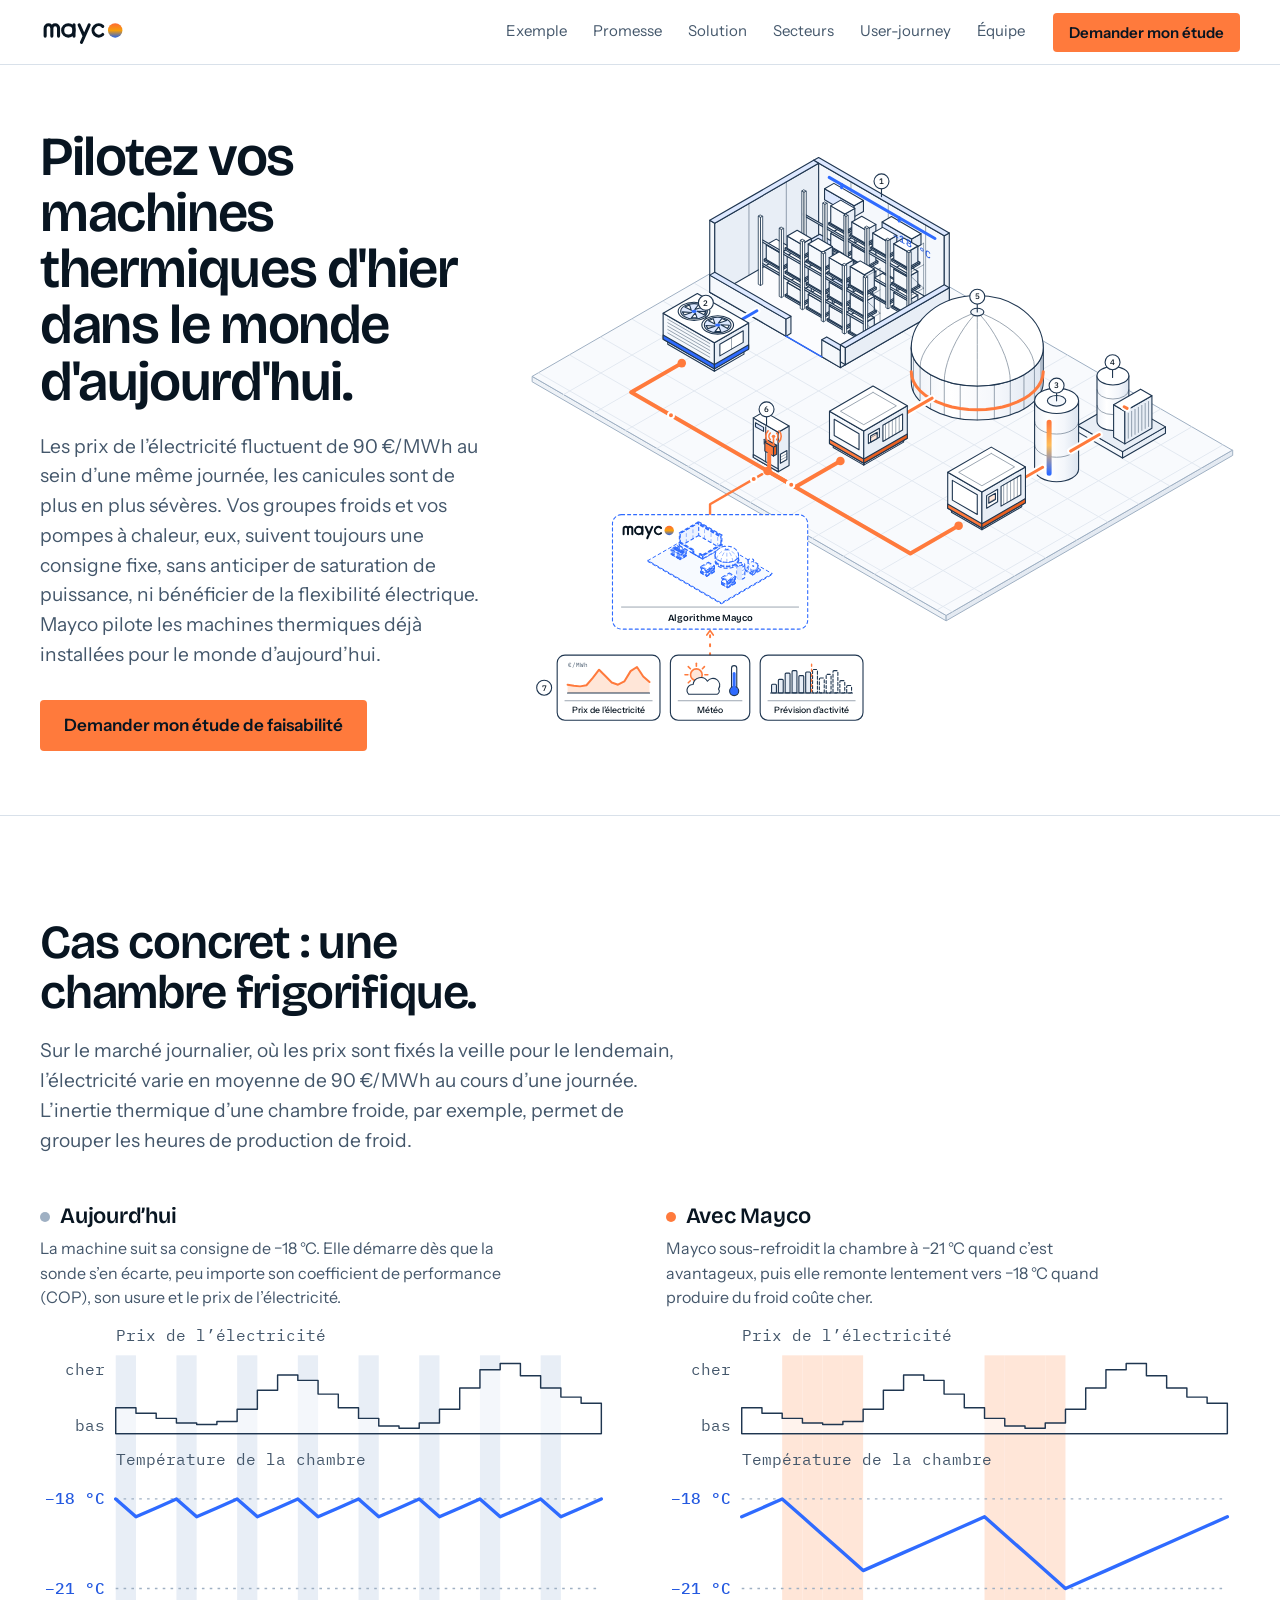
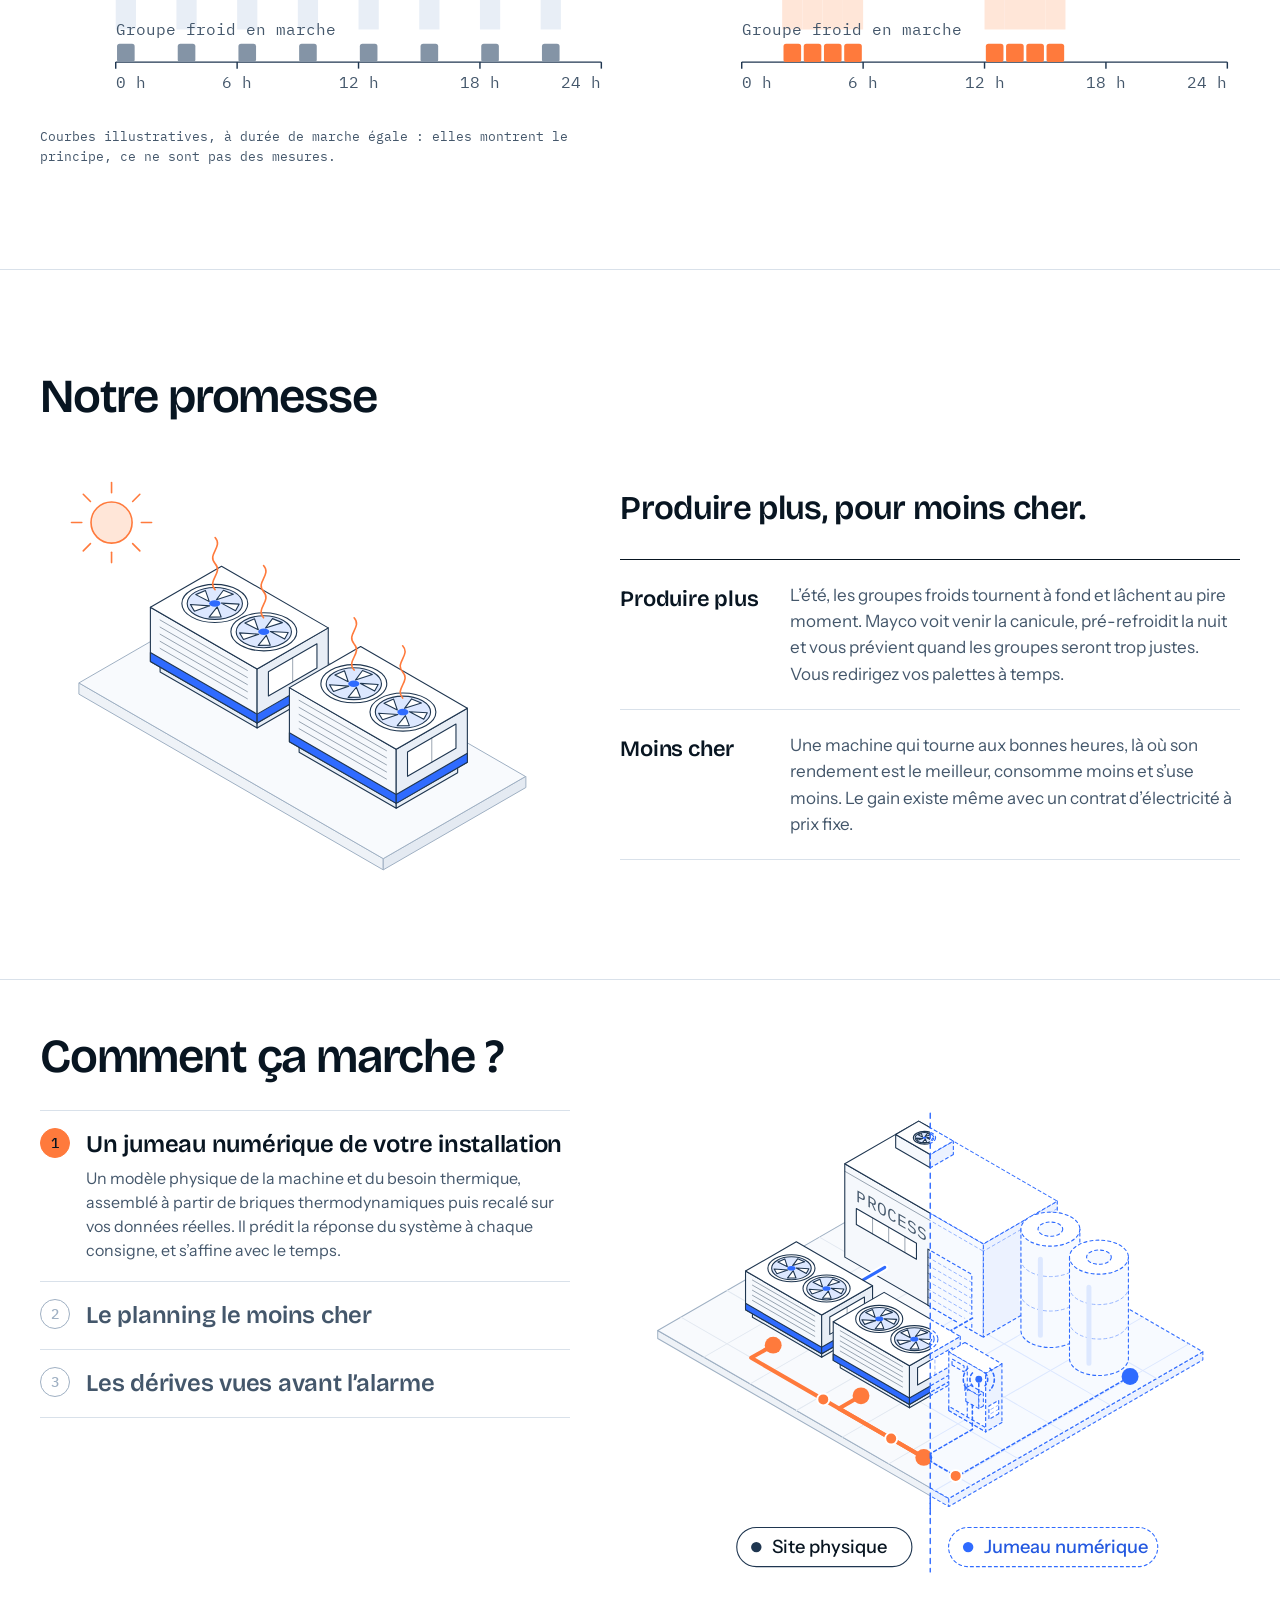
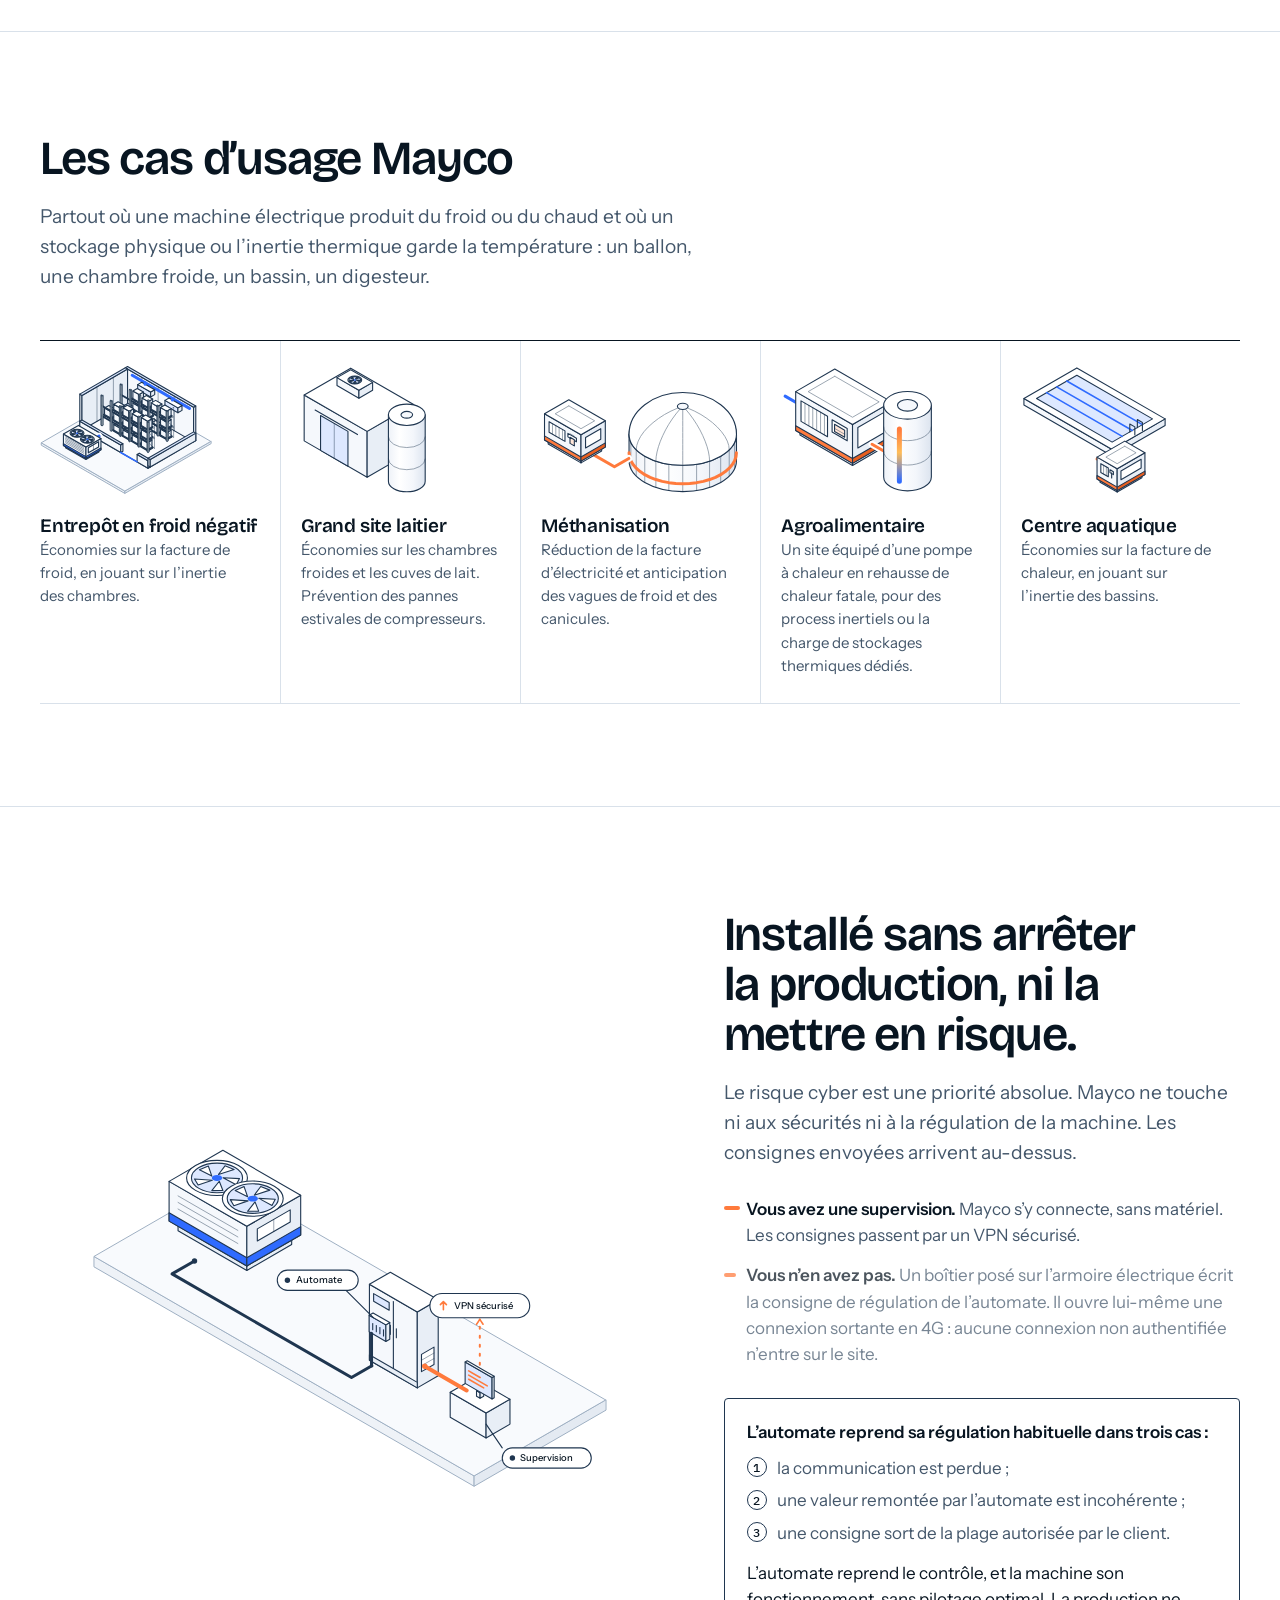
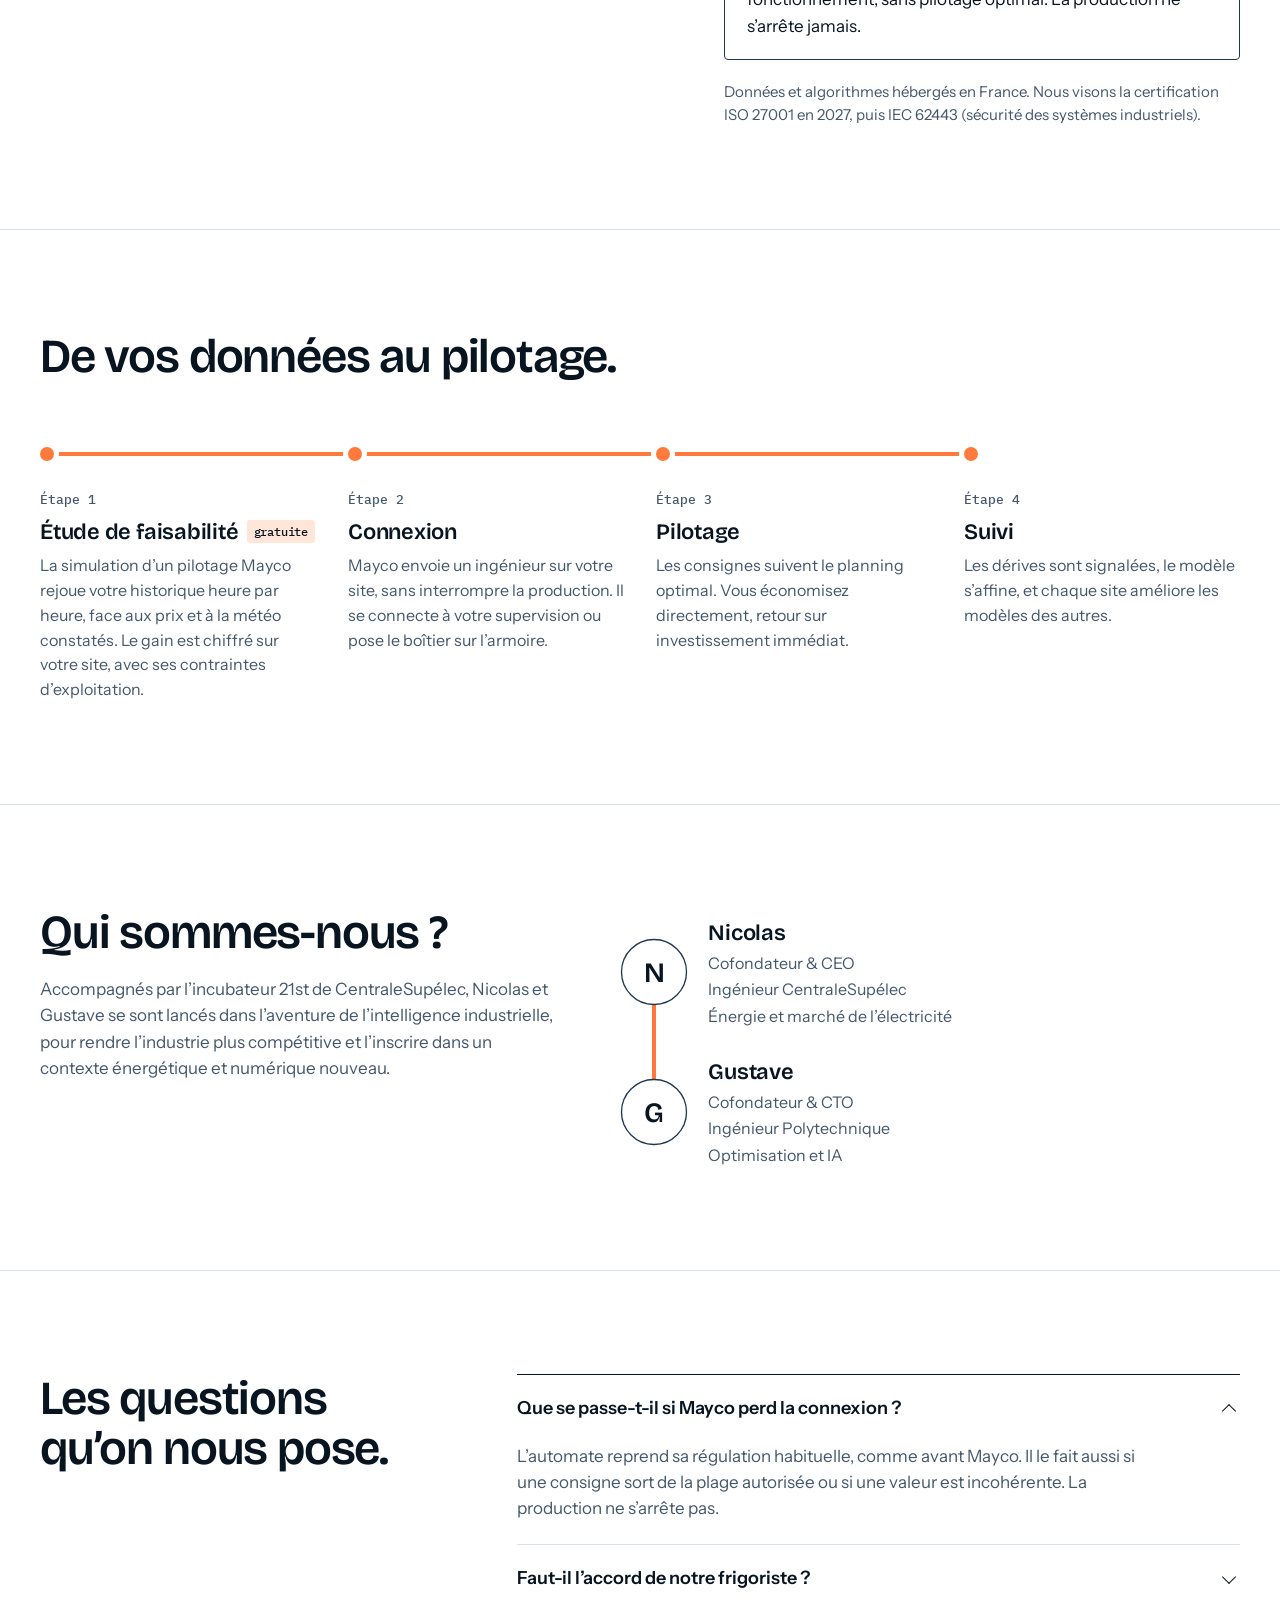
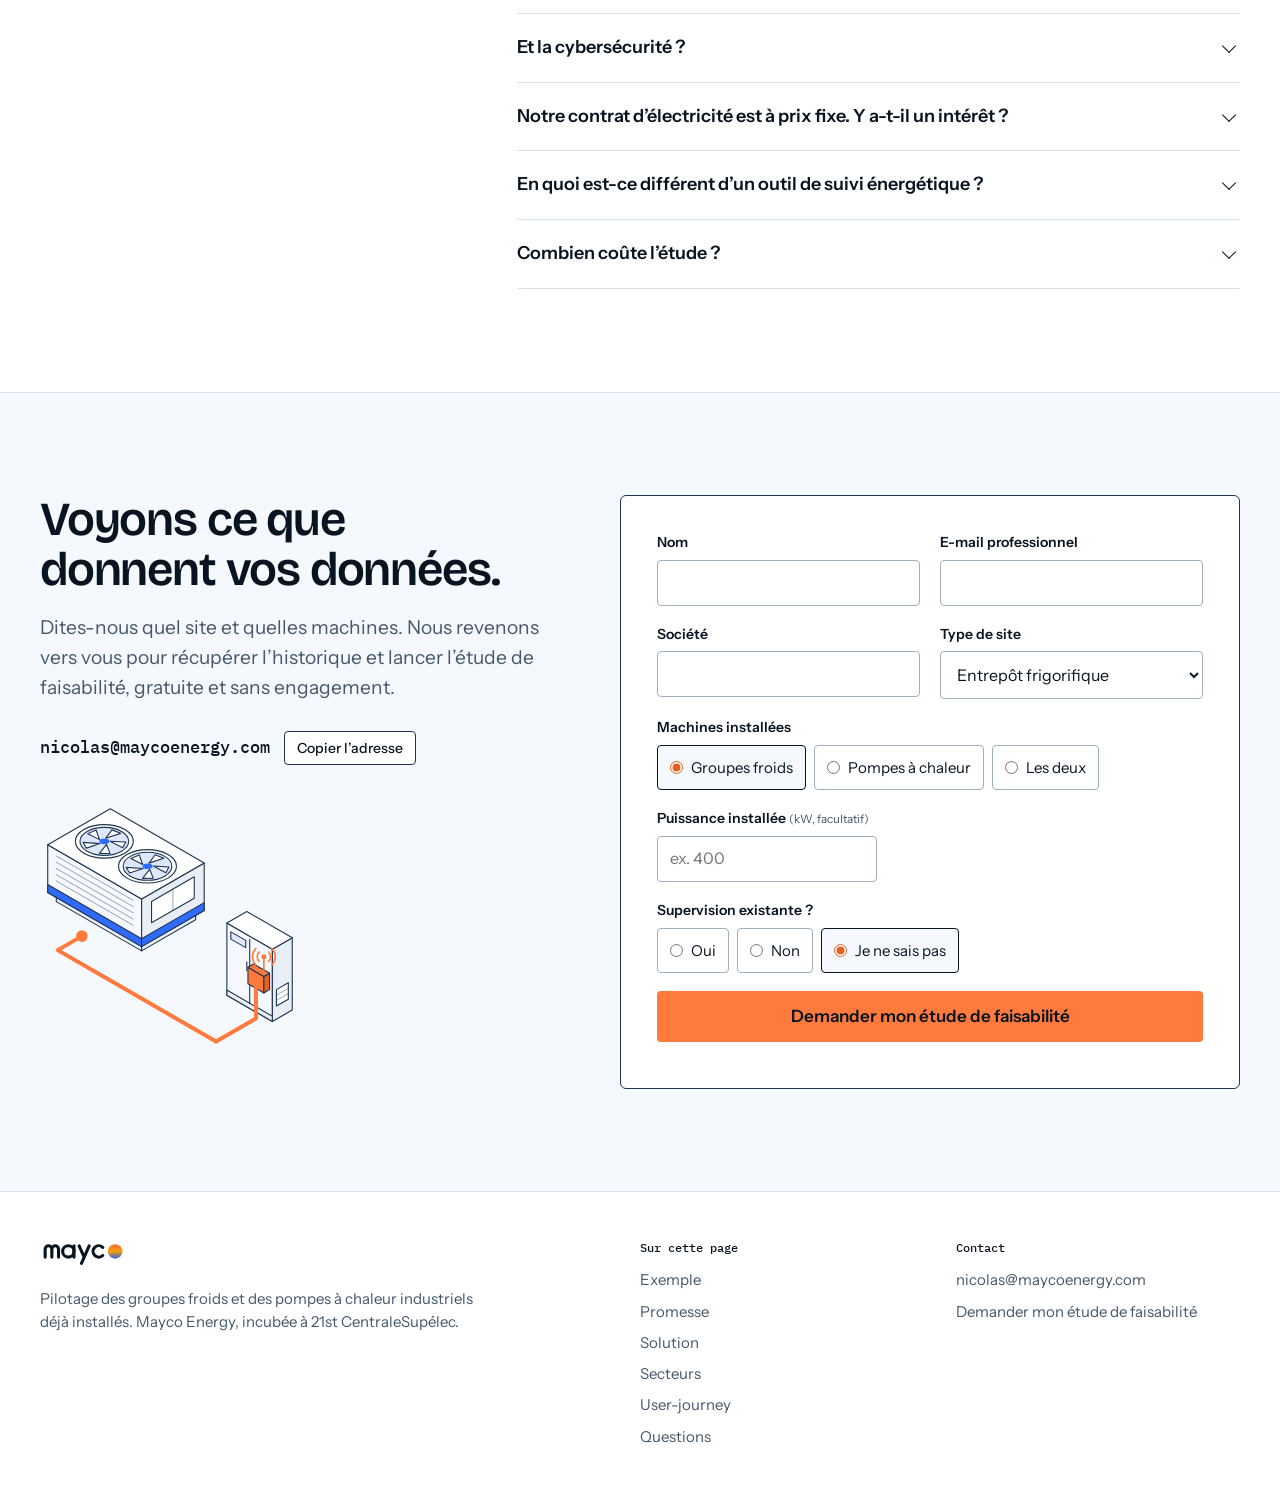
<file: index.html>
<!doctype html>
<html lang="fr">
<head>
<meta charset="utf-8">
<meta name="viewport" content="width=device-width, initial-scale=1, viewport-fit=cover">
<title>Mayco Energy | Pilotage des groupes froids et pompes à chaleur</title>
<meta name="description" content="Mayco Energy pilote les groupes froids et pompes à chaleur industriels déjà installés : jumeau numérique, planning de production le moins cher, sans changer de machine. Produire plus, pour moins cher.">
<meta name="theme-color" content="#081521">
<link rel="icon" href="/favicon.ico" sizes="any">
<link rel="icon" type="image/png" sizes="32x32" href="/favicon-32.png">
<link rel="icon" type="image/png" sizes="16x16" href="/favicon-16.png">
<link rel="icon" href="data:image/svg+xml,%3Csvg xmlns='http://www.w3.org/2000/svg' viewBox='0 0 64 64'%3E%3Cdefs%3E%3ClinearGradient id='g' x1='0' y1='0' x2='0' y2='1'%3E%3Cstop offset='0' stop-color='%23FF6B35'/%3E%3Cstop offset='.5' stop-color='%23F59E0B'/%3E%3Cstop offset='1' stop-color='%232563EB'/%3E%3C/linearGradient%3E%3C/defs%3E%3Ccircle cx='32' cy='32' r='28' fill='url(%23g)'/%3E%3C/svg%3E" type="image/svg+xml">
<link rel="apple-touch-icon" href="/apple-touch-icon.png">
<link rel="canonical" href="https://maycoenergy.com/">
<meta property="og:type" content="website">
<meta property="og:url" content="https://maycoenergy.com/">
<meta property="og:title" content="Mayco Energy">
<meta property="og:description" content="Mayco Energy pilote les groupes froids et pompes à chaleur industriels déjà installés : jumeau numérique, planning de production le moins cher, sans changer de machine. Produire plus, pour moins cher.">
<meta property="og:locale" content="fr_FR">
<meta property="og:image" content="https://maycoenergy.com/apple-touch-icon.png">
<script type="application/ld+json">{"@context":"https://schema.org","@type":"Organization","name":"Mayco Energy","url":"https://maycoenergy.com/","logo":"https://maycoenergy.com/apple-touch-icon.png","email":"nicolas@maycoenergy.com","description":"Mayco Energy pilote les groupes froids et pompes à chaleur industriels déjà installés : jumeau numérique, planning de production le moins cher, sans changer de machine. Produire plus, pour moins cher."}</script>
<style>:root{color-scheme:light}body{margin:0}img{max-width:100%}[hidden]{display:none!important}</style>
</head>
<body>
<link rel="preconnect" href="https://fonts.googleapis.com">
<link rel="preconnect" href="https://fonts.gstatic.com" crossorigin>
<link href="https://fonts.googleapis.com/css2?family=Bricolage+Grotesque:opsz,wght@12..96,400..700&family=Instrument+Sans:wght@400;500;600&family=IBM+Plex+Mono:wght@400;500&display=swap" rel="stylesheet">
<style>
:root{
  color-scheme:light;
  --paper:#FFFFFF;
  --ink:#081521;
  --ink-2:#44576B;
  --rule:#D9E1EA;
  --tint:#F5F8FC;
  --tint-2:#E8EEF6;
  --stroke:#1F3650;
  --stroke-soft:#9FB0C3;
  --blue:#2F6BFF;
  --blue-soft:#DDE8FF;
  --blue-ink:#2459E0;
  --orange:#FF7A3C;
  --orange-soft:#FFE6D8;
  --orange-deep:#E85F20;
  --amber:#FFBD59;
  --navy:#081521;
  --navy-ink:#F2F6FA;
  --navy-muted:#9FB3C6;
  --f-display:"Bricolage Grotesque","Trebuchet MS",sans-serif;
  --f-text:"Instrument Sans","Calibri",system-ui,sans-serif;
  --f-mono:"IBM Plex Mono",ui-monospace,Menlo,monospace;
  --gut-l:max(20px, env(safe-area-inset-left, 0px));
  --gut-r:max(20px, env(safe-area-inset-right, 0px));
}
*,*::before,*::after{box-sizing:border-box}
html{scroll-behavior:smooth;-webkit-text-size-adjust:100%}
body{margin:0;background:var(--paper);color:var(--ink);font-family:var(--f-text);font-size:17px;line-height:1.55;-webkit-font-smoothing:antialiased}
.page{background:var(--paper);color:var(--ink);overflow-x:clip}
img,svg{display:block;max-width:100%}
a{color:inherit}
h1,h2,h3,p,ol,ul,figure,dl,dd{margin:0}
ol,ul{padding:0;list-style:none}
:focus-visible{outline:2px solid var(--blue);outline-offset:3px;border-radius:2px}
.wrap{max-width:1240px;margin:0 auto;padding-left:var(--gut-l);padding-right:var(--gut-r)}
.num,.mono{font-family:var(--f-mono);font-variant-numeric:tabular-nums}
.sr{position:absolute;width:1px;height:1px;overflow:hidden;clip:rect(0 0 0 0);white-space:nowrap}

h1,h2{font-family:var(--f-display);font-weight:600;letter-spacing:-.025em;text-wrap:balance}
h1{font-size:clamp(40px,5.3vw,74px);line-height:1.02}
h2{font-size:clamp(30px,3.7vw,50px);line-height:1.06}
h3{font-family:var(--f-display);font-weight:600;font-size:22px;line-height:1.2;letter-spacing:-.01em}
.lede{font-size:clamp(17px,1.5vw,20px);color:var(--ink-2);max-width:34em;text-wrap:pretty}
p{text-wrap:pretty}

.btn{display:inline-flex;align-items:center;justify-content:center;gap:10px;background:var(--orange);color:var(--navy);font:600 17px/1 var(--f-text);padding:17px 24px;border:0;border-radius:4px;text-decoration:none;cursor:pointer;transition:background .15s, transform .15s}
.btn:hover{background:#FF8D57}
.btn:active{transform:translateY(1px)}
.btn-s{font-size:15px;padding:12px 16px;white-space:nowrap}

/* header */
.hd{position:sticky;top:env(safe-area-inset-top, 0px);z-index:20;background:rgba(255,255,255,.94);backdrop-filter:blur(8px);border-bottom:1px solid var(--rule)}
.hd-in{display:flex;align-items:center;gap:28px;height:64px}
.sig{font-family:var(--f-display);font-weight:700;font-size:21px;letter-spacing:-.02em;text-decoration:none;display:inline-flex;align-items:baseline;gap:3px;white-space:nowrap}
.sig i{width:7px;height:7px;border-radius:50%;background:var(--orange);display:inline-block}
.sig .logo{height:34px;width:auto;display:block;color:var(--ink)}
.logo *,.i .logo *{vector-effect:none}
.hd nav{display:flex;gap:26px;margin-left:auto}
.hd nav a{font-size:15px;text-decoration:none;color:var(--ink-2);padding:6px 0;border-bottom:2px solid transparent}
.hd nav a:hover{color:var(--ink);border-bottom-color:var(--orange)}

/* illustration language */
.i{overflow:visible;width:100%;height:auto}
.i *{vector-effect:non-scaling-stroke;stroke-linejoin:round;stroke-linecap:round}
.i .ft,.i .fl,.i .fr,.i .fcyl,.i .fb,.i .fbs,.i .fcut,.i .fp,.i .fp2,.i .fan,.i .fo,.i .fo2,.i .fos,.i .water{stroke:var(--stroke);stroke-width:1.1}
.i .ft{fill:#fff}
.i .fl{fill:var(--tint)}
.i .fr{fill:var(--tint-2)}
.i .fcyl{fill:url(#g-cyl)}
.i .fb{fill:var(--blue)}
.i .fbs{fill:var(--blue-soft)}
.i .fcut{fill:var(--blue-soft)}
.i .fp{fill:#fff}
.i .fp2{fill:var(--tint-2)}
.i .fan{fill:var(--blue-soft)}
.i .hub{fill:var(--blue);stroke:none}
.i .fo{fill:var(--orange)}
.i .fo2{fill:var(--orange-deep)}
.i .fos{fill:var(--orange-soft)}
.i .water{fill:var(--blue-soft)}
.i .floor{fill:#FBFCFE;stroke:var(--stroke);stroke-width:1.1}
.i .slab{fill:#F8FAFD;stroke:var(--stroke-soft);stroke-width:1}
.i .slab-l{fill:#EEF2F7;stroke:var(--stroke-soft);stroke-width:1}
.i .slab-r{fill:#E4EAF2;stroke:var(--stroke-soft);stroke-width:1}
.i .grid{fill:none;stroke:#E3E9F1;stroke-width:1}
.i .ln{fill:none;stroke:var(--stroke);stroke-width:1.1}
.i .lf{fill:none;stroke:var(--stroke);stroke-width:.8;opacity:.55}
.i .lb{fill:none;stroke:var(--blue);stroke-width:1.6}
.i .lo{fill:none;stroke:var(--orange);stroke-width:1.6}
.i .pu{fill:none;stroke:#fff;stroke-width:7}
.i .pc{fill:none;stroke:var(--blue);stroke-width:3}
.i .ph{fill:none;stroke:var(--orange);stroke-width:3}
.i .cx{fill:none;stroke:var(--orange);stroke-width:4}
.i .cxd{fill:var(--orange);stroke:none}
.i .dl{fill:none;stroke:var(--orange);stroke-width:2;stroke-dasharray:2 7}
.i .mv{fill:var(--orange);stroke:#fff;stroke-width:2}
.i .tbar{fill:none;stroke:url(#g-th);stroke-width:5}
.i .chip-r{fill:#fff;stroke:var(--stroke);stroke-width:1.1}
.i .chip-t{font-family:var(--f-text);font-weight:500;fill:var(--ink)}
.i .tx{font-family:var(--f-mono);fill:var(--ink-2)}
.i .txb{font-family:var(--f-mono);fill:var(--blue-ink);font-weight:500}
.i .pin circle{fill:#fff;stroke:var(--stroke);stroke-width:1.1;transition:fill .15s}
.i .pin line{stroke:var(--stroke);stroke-width:1.1}
.i .pin text{font-family:var(--f-mono);font-weight:500;fill:var(--ink);text-anchor:middle}
.i .pin.on circle{fill:var(--orange);stroke:var(--orange)}
.i .pin.on line{stroke:var(--orange)}
.i .hot{outline:none}
.i .up{fill:#fff;stroke:var(--stroke);stroke-width:.8}
/* jumeau numérique : le même dessin, en filaire bleu pointillé */
.i .tw *{stroke:var(--blue);stroke-dasharray:3 3}
.i .tw .ft,.i .tw .fp,.i .tw .floor{fill:#fff}
.i .tw .fl,.i .tw .fcyl,.i .tw .fan,.i .tw .fos,.i .tw .fbs,.i .tw .slab{fill:#F7FAFF}
.i .tw .fr,.i .tw .fb,.i .tw .fo,.i .tw .fo2,.i .tw .slab-l,.i .tw .slab-r{fill:#ECF2FF}
.i .tw .grid{stroke:var(--blue-soft);stroke-dasharray:none}
.i .tw .lf{opacity:.6}
.i .tw .pc,.i .tw .ph,.i .tw .cx,.i .tw .lo{stroke-width:1.6}
.i .tw .pu{stroke:#F7FAFF;stroke-dasharray:none}
.i .tw .cxd,.i .tw .hub{fill:var(--blue);stroke:none}
.i .tw .tbar{stroke:var(--blue-soft);stroke-dasharray:none}
.i .tw text{fill:var(--blue-ink);stroke:none}
.i .tag-r{fill:#fff;stroke:var(--stroke);stroke-width:1.1}
.i .tag-d{fill:var(--stroke);stroke:none}
.i .tag-b{fill:#fff;stroke:var(--blue);stroke-width:1.1;stroke-dasharray:3 3}
.i .tag-db{fill:var(--blue);stroke:none}
.i .tag-tb{fill:var(--blue-ink)}
.i .hot.on .ft,.i .hot.on .fl,.i .hot.on .fr,.i .hot.on .fcyl,.i .hot.on .floor,.i .hot.on .chip-r{stroke-width:1.9}
.defs{position:absolute;width:0;height:0;overflow:hidden}

/* hero */
.hero{padding-top:clamp(36px,5vw,72px);padding-bottom:clamp(40px,5vw,72px)}
.hero-txt{position:relative;z-index:2;max-width:590px}
.hero-txt .lede{margin-top:22px;max-width:24.5em}
.hero-cta{margin-top:30px;display:flex;flex-wrap:wrap;align-items:center;gap:14px 20px}
.hero-cta small{font-size:15px;color:var(--ink-2)}
.hero-ill{position:relative;margin:0;min-width:0}
@media (min-width:901px){
  .hero{display:grid;grid-template-columns:minmax(0,5fr) minmax(0,8fr);gap:0 clamp(28px,3vw,44px);align-items:center}
  .hero h1{font-size:clamp(40px,4.3vw,56px)}
  .hero .hero-txt{max-width:none}
  .hero .legend{grid-template-columns:1fr 1fr}
}
.ill-m{display:none}
.tip{position:absolute;z-index:3;width:270px;background:var(--navy);color:var(--navy-ink);padding:12px 14px;border-radius:4px;font-size:14px;line-height:1.4;pointer-events:none}
.tip b{display:block;font-weight:600;margin-bottom:2px}
.tip span{color:#C9D6E3}
.tip::after{content:"";position:absolute;left:var(--ax,50%);bottom:-6px;width:12px;height:12px;background:var(--navy);transform:translateX(-50%) rotate(45deg)}
.tip[data-pos="b"]::after{bottom:auto;top:-6px}
.hint{font-size:14px;line-height:1.4;color:var(--ink-2);margin-top:14px}
.legend{display:grid;grid-template-columns:repeat(3,1fr);gap:0 32px;margin-top:12px;counter-reset:lg;border-top:1px solid var(--ink)}
.legend li{counter-increment:lg;display:grid;grid-template-columns:24px 1fr;gap:12px;align-items:start;padding:12px 0;border-bottom:1px solid var(--rule);font-size:15px;line-height:1.45;color:var(--ink-2);cursor:default}
.legend li::before{content:counter(lg);font:500 12px/22px var(--f-mono);font-variant-numeric:tabular-nums;width:24px;height:24px;text-align:center;border:1.1px solid var(--stroke);border-radius:50%;color:var(--ink);transition:background .15s,border-color .15s}
.legend li.on::before{background:var(--orange);border-color:var(--orange)}
.legend b{color:var(--ink);font-weight:600;display:block}
.legend .d{display:none}

/* sections */
.sec{padding:clamp(64px,8vw,120px) 0}
.sec-rule{border-top:1px solid var(--rule)}
.sec-head{max-width:760px}
.sec-head .lede{margin-top:18px}

/* journée */
.days{display:grid;grid-template-columns:1fr 1fr;gap:clamp(24px,4vw,64px);margin-top:48px}
.day{display:flex;flex-direction:column}
.day [data-day]{margin-top:auto}
.day h3{display:flex;align-items:center;gap:10px;margin-bottom:6px}
.day h3 i{width:10px;height:10px;border-radius:50%;background:var(--stroke-soft);flex:none}
.day.mayco h3 i{background:var(--orange)}
.day p{color:var(--ink-2);font-size:16px;max-width:30em;margin-bottom:14px}
.chart{width:100%;height:auto}
.chart text{font-family:var(--f-mono);font-size:12.5px;fill:var(--ink-2)}
.chart .t-b{fill:var(--blue-ink);font-weight:500}
.note{font:400 13px/1.5 var(--f-mono);color:var(--ink-2);margin-top:22px;max-width:70ch}

/* valeur */
.val{display:grid;grid-template-columns:5fr 6fr;gap:clamp(28px,5vw,80px);align-items:center}
.val-ill{max-width:470px;justify-self:center;width:100%}
.val-head{margin-bottom:clamp(28px,4vw,56px)}
.val-h{font-size:clamp(24px,2.6vw,36px);line-height:1.1;letter-spacing:-.02em;text-wrap:balance}
.val dl{margin-top:32px;border-top:1px solid var(--ink)}
.val dl>div{display:grid;grid-template-columns:150px 1fr;gap:20px;padding:22px 0;border-bottom:1px solid var(--rule)}
.val dt{font-family:var(--f-display);font-weight:600;font-size:22px;letter-spacing:-.01em}
.val dd{color:var(--ink-2)}

/* méthode */
.tw-m{display:none}
.step-n{font:500 14px/1 var(--f-mono);display:inline-flex;width:30px;height:30px;align-items:center;justify-content:center;border:1.3px solid currentColor;border-radius:50%;flex:none}
.mt{margin-top:40px;display:grid;gap:44px}
.mt-txt{display:grid;grid-template-columns:30px minmax(0,1fr);column-gap:16px;align-items:start}
.mt-txt h3{font-size:clamp(21px,1.9vw,24px);padding-top:2px}
.mt-txt p{grid-column:2;color:var(--ink-2);margin-top:8px;max-width:34em}
.mt-txt button{font:inherit;letter-spacing:inherit;color:inherit;background:none;border:0;padding:0;margin:0;text-align:left;cursor:pointer}
.mt-ill{margin:22px 0 0;min-width:0}
.mt-ill svg{width:100%;height:auto}
@media (min-width:901px){
  #methode{padding:clamp(44px,4vw,56px) 0}
  .mt{margin-top:28px;grid-template-columns:minmax(0,6fr) minmax(0,7fr);gap:0 clamp(32px,4vw,64px)}
  .mt-item{display:contents}
  .mt-txt{grid-column:1;padding:17px 0 19px;border-top:1px solid var(--rule);cursor:pointer}
  .mt-item:last-child .mt-txt{border-bottom:1px solid var(--rule)}
  .mt-txt .step-n{color:var(--stroke-soft);transition:color .2s,background-color .2s,border-color .2s}
  .mt-txt h3{color:var(--ink-2);transition:color .2s}
  .mt-txt p{color:#66778A;font-size:16px;line-height:1.5;max-height:0;opacity:0;overflow:hidden;margin-top:0;transition:color .2s,max-height .38s ease,opacity .3s ease,margin-top .38s ease}
  .mt-item.on .mt-txt .step-n{background:var(--orange);border-color:var(--orange);color:var(--ink)}
  .mt-item.on .mt-txt h3{color:var(--ink)}
  .mt-item.on .mt-txt p{color:var(--ink-2);max-height:12em;opacity:1;margin-top:8px}
  .mt{grid-template-rows:auto auto auto 1fr}
  .mt-ill{grid-column:2;grid-row:1/span 4;min-height:470px;margin:0;position:relative;opacity:0;visibility:hidden;transition:opacity .28s ease,visibility 0s linear .28s}
  .mt-item.on .mt-ill{opacity:1;visibility:visible;transition:opacity .28s ease,visibility 0s}
  .mt-box{position:absolute;inset:0}
  .mt-ill svg{height:100%}
}
@media (prefers-reduced-motion:reduce){
  .mt-ill,.mt-item.on .mt-ill,.mt-txt .step-n,.mt-txt h3,.mt-txt p{transition:none}
}

/* secteurs */
.sect{display:grid;grid-template-columns:repeat(5,minmax(0,1fr));margin-top:48px;border-top:1px solid var(--ink)}
.sect article{padding:24px 20px 26px 0;border-bottom:1px solid var(--rule);grid-column:span 1;display:flex;flex-direction:column;min-width:0}
.sect article+article{padding-left:20px;border-left:1px solid var(--rule)}
.sect .big{grid-column:span 1}
.sect .ill{height:130px;display:flex;align-items:flex-end;margin-bottom:20px}
.sect .ill svg{max-height:100%;width:auto;max-width:100%}


.sect h3{font-size:19px}
.sect .pct{font:500 30px/1 var(--f-mono);letter-spacing:-.03em;margin:10px 0 8px;font-variant-numeric:tabular-nums}

.sect .pct small{font-size:.42em;letter-spacing:0;color:var(--ink-2);font-weight:400;margin-right:.35em}
.sect p{font-size:15px;color:var(--ink-2);max-width:34em}
.sect article:nth-child(4){border-left:1px solid var(--rule)}

/* installation */
.inst{display:grid;grid-template-columns:6fr 5fr;gap:clamp(28px,5vw,80px);align-items:center}
.inst-ill{order:-1;max-width:520px;width:100%;justify-self:center}
.cases{margin-top:28px;display:grid;gap:14px}
.cases li{padding-left:22px;position:relative;color:var(--ink-2)}
.cases li::before{content:"";position:absolute;left:0;top:.62em;width:12px;height:4px;border-radius:2px;background:var(--orange)}
.cases b{color:var(--ink);font-weight:600}
.cases li[data-inst]{cursor:pointer;border-radius:4px;transition:opacity .15s}
.cases li[data-inst]::before{transition:width .15s}
.cases li[data-inst].on::before{width:16px}
.cases li[data-inst]:not(.on){opacity:.72}
.cases li[data-inst]:focus-visible{outline:2px solid var(--orange);outline-offset:4px}
.fallback{margin-top:30px;border:1px solid var(--stroke);border-radius:4px;padding:20px 22px}
.fallback p{font-weight:600}
.fallback ol{margin-top:10px;display:grid;gap:6px;counter-reset:f}
.fallback li{counter-increment:f;padding-left:30px;position:relative;color:var(--ink-2)}
.fallback li::before{content:counter(f);position:absolute;left:0;top:.2em;font:500 12px/20px var(--f-mono);width:20px;height:20px;text-align:center;border:1px solid var(--stroke);border-radius:50%;color:var(--ink)}
.fallback .worst{margin-top:14px;font-weight:400;color:var(--ink)}
.host{margin-top:20px;font-size:15px;color:var(--ink-2)}

/* parcours */
.path{display:grid;grid-template-columns:repeat(4,1fr);gap:0 32px;margin-top:64px;position:relative}
.path::before{content:"";position:absolute;left:7px;right:calc(25% - 24px - 7px);top:5px;height:4px;background:var(--orange);border-radius:2px}
.path li{position:relative;padding-top:38px}
.path li::before{content:"";position:absolute;left:0;top:0;width:14px;height:14px;border-radius:50%;background:var(--orange);box-shadow:0 0 0 5px var(--paper)}
.path .k{font:500 13px/1 var(--f-mono);color:var(--ink-2)}
.path h3{margin:8px 0 8px}
.path p{font-size:16px;color:var(--ink-2)}
.path em{font-style:normal;font:500 12px/1 var(--f-mono);background:var(--orange-soft);color:var(--ink);padding:4px 7px;border-radius:3px;margin-left:8px;vertical-align:3px;white-space:nowrap}

/* équipe */
.team{display:grid;grid-template-columns:5fr 6fr;gap:clamp(28px,5vw,80px);align-items:start}
.duo{display:grid;gap:26px;margin-top:8px;position:relative}
.duo::before{content:"";position:absolute;left:34px;top:70px;bottom:70px;width:4px;margin-left:-2px;background:var(--orange);border-radius:2px}
.who{display:grid;grid-template-columns:68px 1fr;gap:20px;align-items:center}
.mono-p{width:68px;height:68px;position:relative;z-index:1}
.who b{font-family:var(--f-display);font-size:22px;font-weight:600;display:block;letter-spacing:-.01em}
.who span{color:var(--ink-2);font-size:16px}
.team blockquote{margin:32px 0 0;padding:0;font-family:var(--f-display);font-size:clamp(21px,2vw,27px);line-height:1.3;letter-spacing:-.01em;max-width:24em;text-wrap:pretty}
.team figcaption{margin-top:14px;color:var(--ink-2);font-size:15px}
.team .story{color:var(--ink-2);margin-top:18px;max-width:34em}

/* faq */
.faq{display:grid;grid-template-columns:4fr 7fr;gap:clamp(28px,5vw,80px)}
.faq-list{border-top:1px solid var(--ink)}
.faq details{border-bottom:1px solid var(--rule)}
.faq summary{list-style:none;cursor:pointer;padding:20px 40px 20px 0;font-weight:600;font-size:18px;position:relative}
.faq summary::-webkit-details-marker{display:none}
.faq summary::after{content:"";position:absolute;right:6px;top:50%;width:10px;height:10px;border-right:1.6px solid var(--ink);border-bottom:1.6px solid var(--ink);transform:translateY(-70%) rotate(45deg);transition:transform .15s}
.faq details[open] summary::after{transform:translateY(-30%) rotate(225deg)}
.faq details p{padding:0 40px 22px 0;color:var(--ink-2);max-width:62ch}

/* cta */
.cta{background:var(--tint);border-top:1px solid var(--rule)}
.cta-in{display:grid;grid-template-columns:5fr 6fr;gap:clamp(28px,5vw,80px);align-items:start}
.cta .lede{margin-top:18px}
.mail{margin-top:28px;display:flex;flex-wrap:wrap;align-items:center;gap:10px 14px}
.mail code{font:500 17px/1 var(--f-mono);user-select:all}
.copy{font:500 14px/1 var(--f-text);background:#fff;border:1px solid var(--stroke);color:var(--ink);padding:9px 12px;border-radius:4px;cursor:pointer}
.copy:hover{background:var(--tint-2)}
.cta-ill{max-width:260px;margin-top:36px}
.form{display:grid;grid-template-columns:1fr 1fr;gap:18px 20px;background:#fff;border:1px solid var(--stroke);border-radius:6px;padding:clamp(20px,3vw,36px)}
.form[hidden],.done[hidden]{display:none}
.form .full{grid-column:1/-1}
.form label,.form legend{font-size:14px;font-weight:600;display:block;margin-bottom:6px;padding:0}
.form label small{font-weight:400;color:var(--ink-2)}
.form input[type=text],.form input[type=email],.form input[type=number],.form select{width:100%;font:400 16px/1.2 var(--f-text);color:var(--ink);background:#fff;border:1px solid var(--stroke-soft);border-radius:4px;padding:12px 12px;min-height:46px}
.form input:hover,.form select:hover{border-color:var(--stroke)}
.form input:focus-visible,.form select:focus-visible{outline:2px solid var(--blue);outline-offset:1px;border-color:var(--blue)}
.form fieldset{border:0;margin:0;padding:0;min-width:0}
.opts{display:flex;flex-wrap:wrap;gap:8px}
.opts label{margin:0;font-weight:400;font-size:15px;display:inline-flex;align-items:center;gap:8px;border:1px solid var(--stroke-soft);border-radius:4px;padding:10px 12px;cursor:pointer;background:#fff}
.opts label:has(input:checked){border-color:var(--ink);background:var(--tint)}
.opts input{accent-color:var(--orange-deep);margin:0}
.form .btn{width:100%}
.form .fine{font-size:13px;color:var(--ink-2);margin-top:10px}
.done{background:#fff;border:1px solid var(--stroke);border-radius:6px;padding:clamp(24px,3vw,40px)}
.done h3{font-size:26px;margin-bottom:10px}
.done p{color:var(--ink-2)}
.done .mail{margin-top:18px}

/* footer */
.ft-b{border-top:1px solid var(--rule);padding:44px 0 56px;font-size:15px;color:var(--ink-2)}
.ft-in{display:grid;grid-template-columns:2fr 1fr 1fr;gap:32px}
.ft-b .sig{color:var(--ink)}
.ft-b p{margin-top:10px;max-width:30em}
.ft-b h4{font:500 12px/1 var(--f-mono);color:var(--ink);margin:6px 0 14px;font-weight:500}
.ft-b li{margin-bottom:8px}
.ft-b a{text-decoration:none}
.ft-b a:hover{text-decoration:underline;color:var(--ink)}

@media (min-width:901px) and (hover:hover){
  .hero-ill figcaption{position:absolute;width:1px;height:1px;margin:-1px;overflow:hidden;clip:rect(0 0 0 0);clip-path:inset(50%);white-space:nowrap;border:0;padding:0}
}
@media (max-width:900px){
  .hd nav{display:none}
  .hd-in{justify-content:space-between}
  .hero-txt{max-width:none}
  .hero-ill{margin:28px 0 0}
  .ill-d,.tip,.hint{display:none}
  .ill-m{display:block}
  .legend{grid-template-columns:1fr;margin-top:18px}
  .legend li[data-k="dig"]{display:none}
  .legend .d{display:inline}
  .days,.val,.twin,.steps2,.inst,.team,.faq,.cta-in{grid-template-columns:1fr}
  .steps2 .ill{height:auto}
  .steps2 .ill svg{height:auto}
  .twin-ill{order:-1}
  .tw-d{display:none}
  .tw-m{display:block;max-width:560px;margin:0 auto}
  .inst-ill{order:0}
  .sect{grid-template-columns:1fr 1fr}
  .sect article,.sect .big{grid-column:span 1;grid-row:auto}
  .sect .big{grid-column:1/-1}
  .sect article{padding:24px 16px 24px 0}
  .sect article+article{padding-left:16px}
  .sect article:nth-child(2),.sect article:nth-child(4){border-left:0;padding-left:0}
  .sect .big .pct{font-size:52px}
  .path{grid-template-columns:1fr;gap:28px 0;margin-top:44px}
  .path::before{left:5px;right:auto;top:7px;bottom:120px;width:4px;height:auto}
  .path li{padding:0 0 0 38px}
  .ft-in{grid-template-columns:1fr 1fr}
  .ft-in>div:first-child{grid-column:1/-1}
}
@media (max-width:560px){
  body{font-size:16px}
  :root{--gut-l:max(16px, env(safe-area-inset-left, 0px));--gut-r:max(16px, env(safe-area-inset-right, 0px))}
  .btn{width:100%;padding:16px 10px;font-size:15.5px}
  .hd .btn{width:auto;padding:11px 13px;font-size:14px}
  .form{grid-template-columns:1fr}
  .val dl>div{grid-template-columns:1fr;gap:6px}
  .sect{grid-template-columns:1fr}
  .sect article,.sect article+article{padding:22px 0;border-left:0}
  .sect .ill{height:130px}
  .i .cx{stroke-width:3}
}
@media (prefers-reduced-motion:reduce){
  html{scroll-behavior:auto}
  *{transition:none!important}
}
</style>

<div class="page" id="top">
<svg class="defs" aria-hidden="true" focusable="false">
  <defs>
    <linearGradient id="g-cyl" x1="0" x2="1" y1="0" y2="0">
      <stop offset="0" stop-color="#EEF2F8"/><stop offset=".3" stop-color="#FFFFFF"/><stop offset=".68" stop-color="#F3F6FB"/><stop offset="1" stop-color="#DCE4EF"/>
    </linearGradient>
    <linearGradient id="g-th" x1="0" x2="0" y1="0" y2="1" gradientUnits="objectBoundingBox">
      <stop offset="0" stop-color="#FF7A3C"/><stop offset=".45" stop-color="#FFBD59"/><stop offset="1" stop-color="#2F6BFF"/>
    </linearGradient>
  </defs>
</svg>

<header class="hd">
  <div class="wrap hd-in">
    <a class="sig" href="#top" aria-label="Mayco Energy, retour en haut de page"><svg class="logo" viewBox="0 0 334 132" role="img" aria-label="Mayco Energy"><defs><linearGradient id="lg-h" x1="0" y1="0" x2="0" y2="1"><stop offset="0" stop-color="#FF6B35"/><stop offset=".5" stop-color="#F59E0B"/><stop offset="1" stop-color="#2563EB"/></linearGradient></defs><g fill="none" stroke="currentColor" stroke-width="12" stroke-linecap="round" stroke-linejoin="round"><path d="M20 82 V51 A13 13 0 0 1 46 51 V82 M46 51 A13 13 0 0 1 72 51 V82"/><circle cx="110" cy="60" r="22"/><path d="M132 38 V82"/><path d="M152 38 L171.5 82 M191 38 L161 106"/><path d="M243.6 44.4 A22 22 0 1 0 243.6 75.6"/></g><circle cx="292" cy="60" r="28" fill="url(#lg-h)"/></svg></a>
    <nav aria-label="Navigation principale">
      <a href="#journee">Exemple</a>
      <a href="#valeur">Promesse</a>
      <a href="#methode">Solution</a>
      <a href="#secteurs">Secteurs</a>
      <a href="#installation">User-journey</a>
      <a href="#equipe">Équipe</a>
    </nav>
    <a class="btn btn-s" href="#etude">Demander mon étude</a>
  </div>
</header>

<main>
<section class="hero wrap">
  <div class="hero-txt">
    <h1>Pilotez vos machines thermiques d'hier dans le monde d'aujourd'hui.</h1>
    <p class="lede">Les prix de l’électricité fluctuent de 90&nbsp;€/MWh au sein d’une même journée, les canicules sont de plus en plus sévères. Vos groupes froids et vos pompes à chaleur, eux, suivent toujours une consigne fixe, sans anticiper de saturation de puissance, ni bénéficier de la flexibilité électrique. Mayco pilote les machines thermiques déjà installées pour le monde d’aujourd’hui.</p>
    <div class="hero-cta">
      <a class="btn" href="#etude">Demander mon étude de faisabilité</a>
    </div>
  </div>
  <figure class="hero-ill">
    <div class="ill-d" data-site="d"></div>
    <div class="ill-m" data-site="m"></div>
    <div class="tip" aria-hidden="true" hidden></div>
    <figcaption>
      <p class="hint">Survolez le dessin ou la légende pour voir le rôle de chaque élément.</p>
      <ol class="legend" id="legend"></ol>
    </figcaption>
  </figure>
</section>

<section class="sec sec-rule" id="journee">
  <div class="wrap">
    <div class="sec-head">
      <h2>Cas concret&nbsp;: une chambre frigorifique.</h2>
      <p class="lede">Sur le marché journalier, où les prix sont fixés la veille pour le lendemain, l’électricité varie en moyenne de 90&nbsp;€/MWh au cours d’une journée. L’inertie thermique d’une chambre froide, par exemple, permet de grouper les heures de production de froid.</p>
    </div>
    <div class="days">
      <div class="day">
        <h3><i></i>Aujourd’hui</h3>
        <p>La machine suit sa consigne de −18&nbsp;°C. Elle démarre dès que la sonde s’en écarte, peu importe son coefficient de performance (COP), son usure et le prix de l’électricité.</p>
        <div data-day="fixe"></div>
      </div>
      <div class="day mayco">
        <h3><i></i>Avec Mayco</h3>
        <p>Mayco sous-refroidit la chambre à −21&nbsp;°C quand c’est avantageux, puis elle remonte lentement vers −18&nbsp;°C quand produire du froid coûte cher.</p>
        <div data-day="mayco"></div>
      </div>
    </div>
    <p class="note">Courbes illustratives, à durée de marche égale&nbsp;: elles montrent le principe, ce ne sont pas des mesures.</p>
  </div>
</section>

<section class="sec sec-rule" id="valeur">
  <div class="wrap val-head"><h2>Notre promesse</h2></div>
  <div class="wrap val">
    <div class="val-ill" data-ill="canicule"></div>
    <div>
      <h3 class="val-h">Produire plus, pour moins cher.</h3>
      <dl>
        <div>
          <dt>Produire plus</dt>
          <dd>L’été, les groupes froids tournent à fond et lâchent au pire moment. Mayco voit venir la canicule, pré-refroidit la nuit et vous prévient quand les groupes seront trop justes. Vous redirigez vos palettes à temps.</dd>
        </div>
        <div>
          <dt>Moins cher</dt>
          <dd>Une machine qui tourne aux bonnes heures, là où son rendement est le meilleur, consomme moins et s’use moins. Le gain existe même avec un contrat d’électricité à prix fixe.</dd>
        </div>
      </dl>
    </div>
  </div>
</section>

<section class="sec sec-rule" id="methode">
  <div class="wrap">
    <div class="sec-head">
      <h2>Comment ça marche&nbsp;?</h2>
    </div>
    <div class="mt" data-mt>
      <div class="mt-item on">
        <div class="mt-txt">
          <span class="step-n">1</span>
          <h3 id="mt-t1">Un jumeau numérique de votre installation</h3>
          <p>Un modèle physique de la machine et du besoin thermique, assemblé à partir de briques thermodynamiques puis recalé sur vos données réelles. Il prédit la réponse du système à chaque consigne, et s’affine avec le temps.</p>
        </div>
        <figure class="mt-ill" id="mt-p1" aria-labelledby="mt-t1">
          <div class="mt-box tw-d" data-twin="d"></div>
          <div class="mt-box tw-m" data-twin="m"></div>
        </figure>
      </div>
      <div class="mt-item">
        <div class="mt-txt">
          <span class="step-n">2</span>
          <h3 id="mt-t2">Le planning le moins cher</h3>
          <p>Un algorithme d’optimisation calcule quand produire, à partir des prévisions de météo et de prix. Il respecte vos contraintes d’exploitation et reste dans la plage où le coefficient de performance (COP) de la machine est le meilleur.</p>
        </div>
        <figure class="mt-ill" id="mt-p2" aria-labelledby="mt-t2">
          <div class="mt-box" data-ill="plan"></div>
        </figure>
      </div>
      <div class="mt-item">
        <div class="mt-txt">
          <span class="step-n">3</span>
          <h3 id="mt-t3">Les dérives vues avant l’alarme</h3>
          <p>Le jumeau compare en continu ce qu’il prédit et ce que fait la machine. Un écart qui s’installe signale un dysfonctionnement bien avant une panne, permettant de faire une maintenance prédictive ou de trouver une réponse à la mise en danger de la production.</p>
        </div>
        <figure class="mt-ill" id="mt-p3" aria-labelledby="mt-t3">
          <div class="mt-box" data-ill="derive"></div>
        </figure>
      </div>
    </div>
  </div>
</section>

<section class="sec sec-rule" id="secteurs">
  <div class="wrap">
    <div class="sec-head">
      <h2>Les cas d’usage Mayco</h2>
      <p class="lede">Partout où une machine électrique produit du froid ou du chaud et où un stockage physique ou l’inertie thermique garde la température&nbsp;: un ballon, une chambre froide, un bassin, un digesteur.</p>
    </div>
    <div class="sect">
      <article class="big">
        <div class="ill" data-ill="s-entrepot"></div>
        <h3>Entrepôt en froid négatif</h3>
        <p>Économies sur la facture de froid, en jouant sur l’inertie des chambres.</p>
      </article>
      <article>
        <div class="ill" data-ill="s-lait"></div>
        <h3>Grand site laitier</h3>
        <p>Économies sur les chambres froides et les cuves de lait. Prévention des pannes estivales de compresseurs.</p>
      </article>
      <article>
        <div class="ill" data-ill="s-metha"></div>
        <h3>Méthanisation</h3>
        <p>Réduction de la facture d’électricité et anticipation des vagues de froid et des canicules.</p>
      </article>
      <article>
        <div class="ill" data-ill="s-agro"></div>
        <h3>Agroalimentaire</h3>
        <p>Un site équipé d’une pompe à chaleur en rehausse de chaleur fatale, pour des process inertiels ou la charge de stockages thermiques dédiés.</p>
      </article>
      <article>
        <div class="ill" data-ill="s-bassin"></div>
        <h3>Centre aquatique</h3>
        <p>Économies sur la facture de chaleur, en jouant sur l’inertie des bassins.</p>
      </article>
    </div>
  </div>
</section>

<section class="sec sec-rule" id="installation">
  <div class="wrap inst">
    <div>
      <h2>Installé sans arrêter la production, ni la mettre en risque.</h2>
      <p class="lede" style="margin-top:18px">Le risque cyber est une priorité absolue. Mayco ne touche ni aux sécurités ni à la régulation de la machine. Les consignes envoyées arrivent au-dessus.</p>
      <ul class="cases">
        <li data-inst="sup" tabindex="0" class="on"><b>Vous avez une supervision.</b> Mayco s’y connecte, sans matériel. Les consignes passent par un VPN sécurisé.</li>
        <li data-inst="box" tabindex="0"><b>Vous n’en avez pas.</b> Un boîtier posé sur l’armoire électrique écrit la consigne de régulation de l’automate. Il ouvre lui-même une connexion sortante en 4G&nbsp;: aucune connexion non authentifiée n’entre sur le site.</li>
      </ul>
      <div class="fallback">
        <p>L’automate reprend sa régulation habituelle dans trois cas&nbsp;:</p>
        <ol>
          <li>la communication est perdue&nbsp;;</li>
          <li>une valeur remontée par l’automate est incohérente&nbsp;;</li>
          <li>une consigne sort de la plage autorisée par le client.</li>
        </ol>
        <p class="worst">L’automate reprend le contrôle, et la machine son fonctionnement, sans pilotage optimal. La production ne s’arrête jamais.</p>
      </div>
      <p class="host">Données et algorithmes hébergés en France. Nous visons la certification ISO&nbsp;27001 en 2027, puis IEC&nbsp;62443 (sécurité des systèmes industriels).</p>
    </div>
    <div class="inst-ill">
      <div class="inst-v" data-inst="sup" data-ill="armoire-sup"></div>
      <div class="inst-v" data-inst="box" data-ill="armoire" hidden></div>
    </div>
  </div>
</section>

<section class="sec sec-rule" id="parcours">
  <div class="wrap">
    <div class="sec-head">
      <h2>De vos données au pilotage.</h2>
    </div>
    <ol class="path">
      <li>
        <span class="k">Étape 1</span>
        <h3>Étude de faisabilité<em>gratuite</em></h3>
        <p>La simulation d’un pilotage Mayco rejoue votre historique heure par heure, face aux prix et à la météo constatés. Le gain est chiffré sur votre site, avec ses contraintes d’exploitation.</p>
      </li>
      <li>
        <span class="k">Étape 2</span>
        <h3>Connexion</h3>
        <p>Mayco envoie un ingénieur sur votre site, sans interrompre la production. Il se connecte à votre supervision ou pose le boîtier sur l’armoire.</p>
      </li>
      <li>
        <span class="k">Étape 3</span>
        <h3>Pilotage</h3>
        <p>Les consignes suivent le planning optimal. Vous économisez directement, retour sur investissement immédiat.</p>
      </li>
      <li>
        <span class="k">Étape 4</span>
        <h3>Suivi</h3>
        <p>Les dérives sont signalées, le modèle s’affine, et chaque site améliore les modèles des autres.</p>
      </li>
    </ol>
  </div>
</section>

<section class="sec sec-rule" id="equipe">
  <div class="wrap team">
    <div>
      <h2>Qui sommes-nous&nbsp;?</h2>
      <p class="story">Accompagnés par l’incubateur 21st de CentraleSupélec, Nicolas et Gustave se sont lancés dans l’aventure de l’intelligence industrielle, pour rendre l’industrie plus compétitive et l’inscrire dans un contexte énergétique et numérique nouveau.</p>
    </div>
    <div>
      <div class="duo">
        <div class="who">
          <svg class="mono-p" viewBox="0 0 68 68" aria-hidden="true"><circle cx="34" cy="34" r="32.5" fill="#fff" stroke="#1F3650" stroke-width="1.3"/><text x="34" y="44" text-anchor="middle" font-family="Bricolage Grotesque, Trebuchet MS, sans-serif" font-weight="600" font-size="28" fill="#081521">N</text></svg>
          <div><b>Nicolas</b><span>Cofondateur &amp; CEO<br>Ingénieur CentraleSupélec<br>Énergie et marché de l’électricité</span></div>
        </div>
        <div class="who">
          <svg class="mono-p" viewBox="0 0 68 68" aria-hidden="true"><circle cx="34" cy="34" r="32.5" fill="#fff" stroke="#1F3650" stroke-width="1.3"/><text x="34" y="44" text-anchor="middle" font-family="Bricolage Grotesque, Trebuchet MS, sans-serif" font-weight="600" font-size="28" fill="#081521">G</text></svg>
          <div><b>Gustave</b><span>Cofondateur &amp; CTO<br>Ingénieur Polytechnique<br>Optimisation et IA</span></div>
        </div>
      </div>
    </div>
  </div>
</section>

<section class="sec sec-rule" id="faq">
  <div class="wrap faq">
    <h2>Les questions qu’on nous pose.</h2>
    <div class="faq-list">
      <details open>
        <summary>Que se passe-t-il si Mayco perd la connexion&nbsp;?</summary>
        <p>L’automate reprend sa régulation habituelle, comme avant Mayco. Il le fait aussi si une consigne sort de la plage autorisée ou si une valeur est incohérente. La production ne s’arrête pas.</p>
      </details>
      <details>
        <summary>Faut-il l’accord de notre frigoriste&nbsp;?</summary>
        <p>Non. Mayco ne modifie ni les sécurités ni la régulation de la machine&nbsp;: l’aval de l’installateur-mainteneur n’est pas nécessaire. Mayco est indépendante des fabricants et des mainteneurs.</p>
      </details>
      <details>
        <summary>Et la cybersécurité&nbsp;?</summary>
        <p>Le boîtier n’ouvre aucun port entrant&nbsp;: il initie lui-même une connexion sortante en 4G. Avec une supervision existante, les consignes passent par un VPN. Les données et les algorithmes sont hébergés en France. Nous visons la certification ISO&nbsp;27001 en 2027.</p>
      </details>
      <details>
        <summary>Notre contrat d’électricité est à prix fixe. Y a-t-il un intérêt&nbsp;?</summary>
        <p>Oui. Le socle, c’est l’optimisation de la machine&nbsp;: météo et rendement, rythme de production, heures et puissance souscrite du tarif d’utilisation des réseaux publics d’électricité (TURPE), usure. Le pilotage sur les prix de marché vient en plus.</p>
      </details>
      <details>
        <summary>En quoi est-ce différent d’un outil de suivi énergétique&nbsp;?</summary>
        <p>Un outil de suivi montre les consommations. Mayco modélise l’installation et lui envoie des consignes.</p>
      </details>
      <details>
        <summary>Combien coûte l’étude&nbsp;?</summary>
        <p>Rien. L’étude de faisabilité est gratuite et sans engagement. Elle chiffre le gain sur vos données, pour que vous décidiez sur un cas précis.</p>
      </details>
    </div>
  </div>
</section>

<section class="sec cta" id="etude">
  <div class="wrap cta-in">
    <div>
      <h2>Voyons ce que donnent vos données.</h2>
      <p class="lede">Dites-nous quel site et quelles machines. Nous revenons vers vous pour récupérer l’historique et lancer l’étude de faisabilité, gratuite et sans engagement.</p>
      <div class="mail">
        <code id="mail-a">nicolas@maycoenergy.com</code>
        <button class="copy" type="button" data-copy="nicolas@maycoenergy.com">Copier l’adresse</button>
      </div>
      <div class="cta-ill" data-ill="mini"></div>
    </div>
    <div>
      <form class="form" id="form" novalidate>
        <div>
          <label for="f-nom">Nom</label>
          <input id="f-nom" name="nom" type="text" autocomplete="name" required>
        </div>
        <div>
          <label for="f-mail">E-mail professionnel</label>
          <input id="f-mail" name="email" type="email" autocomplete="email" required>
        </div>
        <div>
          <label for="f-soc">Société</label>
          <input id="f-soc" name="societe" type="text" autocomplete="organization" required>
        </div>
        <div>
          <label for="f-site">Type de site</label>
          <select id="f-site" name="site">
            <option>Entrepôt frigorifique</option>
            <option>Agroalimentaire</option>
            <option>Laiterie</option>
            <option>Méthanisation</option>
            <option>Centre aquatique</option>
            <option>Autre</option>
          </select>
        </div>
        <fieldset class="full">
          <legend>Machines installées</legend>
          <div class="opts">
            <label><input type="radio" name="machines" value="froid" checked>Groupes froids</label>
            <label><input type="radio" name="machines" value="pac">Pompes à chaleur</label>
            <label><input type="radio" name="machines" value="deux">Les deux</label>
          </div>
        </fieldset>
        <div class="full">
          <label for="f-kw">Puissance installée <small>(kW, facultatif)</small></label>
          <input id="f-kw" name="kw" type="number" min="0" inputmode="numeric" placeholder="ex. 400" style="max-width:220px">
        </div>
        <fieldset class="full">
          <legend>Supervision existante&nbsp;?</legend>
          <div class="opts">
            <label><input type="radio" name="superv" value="oui">Oui</label>
            <label><input type="radio" name="superv" value="non">Non</label>
            <label><input type="radio" name="superv" value="nsp" checked>Je ne sais pas</label>
          </div>
        </fieldset>
        <div class="full">
          <button class="btn" type="submit">Demander mon étude de faisabilité</button>
          <p class="fine" id="form-msg" role="alert"></p>
        </div>
      </form>
      <div class="done" id="done" hidden tabindex="-1">
        <h3>Merci.</h3>
        <p>Votre messagerie s’est ouverte avec votre demande pré-remplie&nbsp;: il ne reste qu’à l’envoyer. Si rien ne s’est ouvert, écrivez-nous directement&nbsp;:</p>
        <div class="mail">
          <code>nicolas@maycoenergy.com</code>
          <button class="copy" type="button" data-copy="nicolas@maycoenergy.com">Copier l’adresse</button>
        </div>
      </div>
    </div>
  </div>
</section>
</main>

<footer class="ft-b">
  <div class="wrap ft-in">
    <div>
      <a class="sig" href="#top"><svg class="logo" viewBox="0 0 334 132" role="img" aria-label="Mayco Energy"><defs><linearGradient id="lg-f" x1="0" y1="0" x2="0" y2="1"><stop offset="0" stop-color="#FF6B35"/><stop offset=".5" stop-color="#F59E0B"/><stop offset="1" stop-color="#2563EB"/></linearGradient></defs><g fill="none" stroke="currentColor" stroke-width="12" stroke-linecap="round" stroke-linejoin="round"><path d="M20 82 V51 A13 13 0 0 1 46 51 V82 M46 51 A13 13 0 0 1 72 51 V82"/><circle cx="110" cy="60" r="22"/><path d="M132 38 V82"/><path d="M152 38 L171.5 82 M191 38 L161 106"/><path d="M243.6 44.4 A22 22 0 1 0 243.6 75.6"/></g><circle cx="292" cy="60" r="28" fill="url(#lg-f)"/></svg></a>
      <p>Pilotage des groupes froids et des pompes à chaleur industriels déjà installés. Mayco Energy, incubée à 21st CentraleSupélec.</p>
    </div>
    <div>
      <h4>Sur cette page</h4>
      <ul>
        <li><a href="#journee">Exemple</a></li>
        <li><a href="#valeur">Promesse</a></li>
        <li><a href="#methode">Solution</a></li>
        <li><a href="#secteurs">Secteurs</a></li>
        <li><a href="#installation">User-journey</a></li>
        <li><a href="#faq">Questions</a></li>
      </ul>
    </div>
    <div>
      <h4>Contact</h4>
      <ul>
        <li><span style="user-select:all">nicolas@maycoenergy.com</span></li>
        <li><a href="#etude">Demander mon étude de faisabilité</a></li>
      </ul>
    </div>
  </div>
</footer>
</div>

<script>
(function(){
"use strict";
var C=Math.cos(Math.PI/6), R2=Math.SQRT2;
var reduce=window.matchMedia&&window.matchMedia('(prefers-reduced-motion: reduce)').matches;

/* ---------- moteur isométrique ---------- */
function Scene(s,k){
  var o=[], bb=[1e9,1e9,-1e9,-1e9];
  function grow(X,Y){if(X<bb[0])bb[0]=X;if(Y<bb[1])bb[1]=Y;if(X>bb[2])bb[2]=X;if(Y>bb[3])bb[3]=Y;}
  function r(n){return Math.round(n*10)/10;}
  function P(x,y,z){var X=(x-y)*C*s,Y=(x+y)*.5*s-(z||0)*s;grow(X,Y);return [r(X),r(Y)];}
  function pts(a){return a.map(function(p){return P(p[0],p[1],p[2]).join(',');}).join(' ');}
  var sc={s:s,k:k||1,u:1/(k||1),P:P,bb:bb,grow:grow,r:r,
    raw:function(t){o.push(t);return sc;},
    poly:function(a,c){return sc.raw('<polygon points="'+pts(a)+'" class="'+c+'"/>');},
    line:function(a,c){return sc.raw('<polyline points="'+pts(a)+'" class="'+(c||'ln')+'"/>');},
    d:function(a){return 'M'+a.map(function(p){return P(p[0],p[1],p[2]).join(' ');}).join('L');},
    pipe:function(a,c){sc.line(a,'pu');return sc.line(a,c);},
    box:function(x,y,z,w,d,h,c){c=c||['ft','fl','fr'];
      sc.poly([[x,y+d,z],[x+w,y+d,z],[x+w,y+d,z+h],[x,y+d,z+h]],c[1]);
      sc.poly([[x+w,y,z],[x+w,y+d,z],[x+w,y+d,z+h],[x+w,y,z+h]],c[2]);
      return sc.poly([[x,y,z+h],[x+w,y,z+h],[x+w,y+d,z+h],[x,y+d,z+h]],c[0]);},
    rad:function(rad){return [r(rad*C*R2*s),r(rad*.5*R2*s)];},
    ell:function(cx,cy,z,rad,c){var p=P(cx,cy,z),e=sc.rad(rad);grow(p[0]-e[0],p[1]-e[1]);grow(p[0]+e[0],p[1]+e[1]);
      return sc.raw('<ellipse cx="'+p[0]+'" cy="'+p[1]+'" rx="'+e[0]+'" ry="'+e[1]+'" class="'+(c||'ft')+'"/>');},
    cyl:function(cx,cy,z,rad,h,c){c=c||['ft','fcyl'];var a=P(cx,cy,z),b=P(cx,cy,z+h),e=sc.rad(rad);
      grow(a[0]-e[0],a[1]+e[1]);grow(a[0]+e[0],b[1]-e[1]);
      sc.raw('<path d="M'+(b[0]-e[0])+' '+b[1]+'L'+(a[0]-e[0])+' '+a[1]+'A'+e[0]+' '+e[1]+' 0 0 0 '+(a[0]+e[0])+' '+a[1]+'L'+(b[0]+e[0])+' '+b[1]+'Z" class="'+c[1]+'"/>');
      return sc.ell(cx,cy,z+h,rad,c[0]);},
    front:function(cx,cy,z,rad,c){var a=P(cx,cy,z),e=sc.rad(rad);
      return sc.raw('<path d="M'+(a[0]-e[0])+' '+a[1]+'A'+e[0]+' '+e[1]+' 0 0 0 '+(a[0]+e[0])+' '+a[1]+'" class="'+c+'"/>');},
    fan:function(cx,cy,z,rad){sc.ell(cx,cy,z,rad,'ft');sc.ell(cx,cy,z,rad*.84,'fan');
      for(var i=0;i<5;i++){var a=i*Math.PI*2/5+.4,b=a+.62;
        sc.poly([[cx+Math.cos(a)*rad*.2,cy+Math.sin(a)*rad*.2,z],[cx+Math.cos(a+.12)*rad*.74,cy+Math.sin(a+.12)*rad*.74,z],[cx+Math.cos(b)*rad*.74,cy+Math.sin(b)*rad*.74,z]],'ft');}
      return sc.ell(cx,cy,z,rad*.17,'hub');},
    svg:function(pad,attrs){pad=pad==null?6:pad;var x=bb[0]-pad,y=bb[1]-pad,w=bb[2]-bb[0]+2*pad,h=bb[3]-bb[1]+2*pad;
      sc.vb=[x,y,w,h];
      return '<svg class="i" width="'+r(w)+'" height="'+r(h)+'" viewBox="'+r(x)+' '+r(y)+' '+r(w)+' '+r(h)+'" '+(attrs||'aria-hidden="true"')+'>'+o.join('')+'</svg>';}
  };
  return sc;
}
function rng(seed){var q=seed;return function(){q=(q*9301+49297)%233280;return q/233280;};}

/* ---------- pièces ---------- */
function rack(sc,x,y,n,lv,seed){
  var bay=1.35,dp=1,lh=1.3,rnd=rng(seed),xe=x+n*bay,H=(lv-1)*lh+1.2,l,b,pw=.12;
  for(l=0;l<lv;l++){var z=l*lh;
    /* lisse avant : elle porte le niveau */
    if(l>0) sc.poly([[x,y+dp,z-.12],[xe,y+dp,z-.12],[xe,y+dp,z],[x,y+dp,z]],'fr');
    for(b=0;b<n;b++){var e=rnd(),h=.68+rnd()*.34;
      if(e<.15) continue;
      sc.box(x+b*bay+.14,y+.1,z+.02,bay-.28,dp-.26,.1,['fp','fp2','fp2']);
      sc.box(x+b*bay+.22,y+.15,z+.12,bay-.44,dp-.36,h,e>.84?['fbs','fl','fr']:null);
    }
  }
  /* échelle d'extrémité */
  sc.line([[xe,y,0],[xe,y,H]],'lf');
  for(l=1;l<lv;l++) sc.line([[xe,y,l*lh],[xe,y+dp,l*lh]],'lf');
  sc.line([[xe,y,H],[xe,y+dp,H]],'lf');
  for(l=0;l<lv-1;l++) sc.line([[xe,y,l*lh],[xe,y+dp,(l+1)*lh]],'lf');
  /* montants avant : devant les palettes */
  for(b=0;b<=n;b++){
    if(sc.k>=1) sc.box(x+b*bay-pw/2,y+dp-pw,0,pw,pw,H,['up','up','up']);
    else sc.line([[x+b*bay,y+dp,0],[x+b*bay,y+dp,H]],'ln');
  }
}
function warehouse(sc,x,y,w,d,h,o){
  o=o||{};var t=.32,lw=.95,i;
  sc.poly([[x,y],[x+w,y],[x+w,y+d],[x,y+d]],'floor');
  sc.box(x,y,0,w,t,h,['fcut','fl','fr']);
  sc.box(x,y+t,0,t,d-t,h,['fcut','fl','fr']);
  for(i=2.4;i<w-.5;i+=2.4) sc.line([[x+i,y+t,0],[x+i,y+t,h]],'lf');
  for(i=2.4;i<d-.5;i+=2.4) sc.line([[x+t,y+i,0],[x+t,y+i,h]],'lf');
  /* évaporateurs sur le mur du fond */
  sc.line([[x+1,y+t,h-.45],[x+w-.6,y+t,h-.45]],'pc');
  (o.evap||[]).forEach(function(ex){
    sc.box(x+ex,y+t,h-1.25,1.9,.6,.62,['ft','fbs','fr']);
    sc.line([[x+ex+.5,y+t,h-.63],[x+ex+.5,y+t,h-.45]],'pc');
  });
  (o.rows||[]).forEach(function(rw,j){rack(sc,x+rw[0],y+rw[1],rw[2],rw[3]||3,17+j*31);});
  /* murs avant, coupés */
  var g0=o.door?o.door[0]:w, g1=o.door?o.door[1]:w;
  sc.box(x,y+d-t,0,g0,t,lw,['fcut','fl','fr']);
  if(o.door){ sc.box(x+g1,y+d-t,0,w-g1,t,lw,['fcut','fl','fr']);
    sc.line([[x+g0,y+d,0],[x+g1,y+d,0]],'lb'); }
  sc.box(x+w-t,y,0,t,d-t,lw,['fcut','fl','fr']);
}
function faceL(x,y,d,z0){return function(u,v){return [x+u,y+d,(z0||0)+v];};}
function faceR(x,y,w,z0){return function(u,v){return [x+w,y+u,(z0||0)+v];};}
function rect(sc,F,u0,v0,u1,v1,c){return sc.poly([F(u0,v0),F(u1,v0),F(u1,v1),F(u0,v1)],c);}
function chiller(sc,x,y,o){
  o=o||{};var w=o.w||3.3,d=o.d||2.2,h=o.h||1.45,b=.28,i;
  sc.box(x+.15,y+.15,0,w-.3,d-.3,b,['fr','fr','fr']);
  sc.box(x,y,b,w,d,h);
  var L=faceL(x,y,d,b),R=faceR(x,y,w,b);
  rect(sc,L,0,0,w,.24,'fb');rect(sc,R,0,0,d,.24,'fb');
  for(i=.5;i<h-.15;i+=.19) sc.line([L(.3,i),L(w-.3,i)],'lf');
  rect(sc,R,.35,.55,d-.35,h-.25,'ft');
  sc.line([R(d/2,.55),R(d/2,h-.25)],'lf');
  sc.fan(x+w*.27,y+d/2,b+h,.72);
  sc.fan(x+w*.73,y+d/2,b+h,.72);
}
function pac(sc,x,y,w,d,h,side){
  var b=.22,i;
  sc.box(x+.12,y+.12,0,w-.24,d-.24,b,['fr','fr','fr']);
  sc.box(x,y,b,w,d,h);
  var L=faceL(x,y,d,b),R=faceR(x,y,w,b),F=side==='r'?R:L,G=side==='r'?L:R,len=side==='r'?d:w,oth=side==='r'?w:d;
  rect(sc,L,0,0,w,.24,'fo');rect(sc,R,0,0,d,.24,'fo2');
  rect(sc,F,.3,.6,len*.56,h-.3,'ft');
  for(i=.3+.22;i<len*.56-.05;i+=.22) sc.line([F(i,.6),F(i,h-.3)],'lf');
  rect(sc,F,len*.64,.95,len-.3,h-.35,'ft');
  rect(sc,F,len*.64+.14,h-.85,len-.44,h-.5,'fos');
  sc.line([F(len*.64+.14,1.2),F(len-.44,1.2)],'lf');
  rect(sc,G,.3,.6,oth-.3,h-.3,'ft');
  sc.line([[x+.35,y+.35,b+h],[x+w-.35,y+.35,b+h],[x+w-.35,y+d-.35,b+h],[x+.35,y+d-.35,b+h],[x+.35,y+.35,b+h]],'lf');
}
function ballon(sc,cx,cy,rad,h){
  sc.cyl(cx,cy,0,rad,h);
  sc.ell(cx,cy,h,rad*.42,'fl');
  sc.front(cx,cy,h*.36,rad,'lf');sc.front(cx,cy,h*.7,rad,'lf');
  var a=sc.P(cx,cy,h-.55),b=sc.P(cx,cy,.4),e=sc.rad(rad),X=sc.r(a[0]-e[0]*.34),dy=e[1]*.9;
  sc.raw('<line x1="'+X+'" y1="'+sc.r(a[1]+dy)+'" x2="'+(X+.01)+'" y2="'+sc.r(b[1]+dy)+'" class="tbar"/>');
}
function digester(sc,cx,cy,rad,hw,hd,o){
  o=o||{};var i,t,j;
  sc.cyl(cx,cy,0,rad,hw);
  for(i=1;i<12;i++){t=-Math.PI/4+Math.PI*i/12;
    sc.line([[cx+rad*Math.cos(t),cy+rad*Math.sin(t),0],[cx+rad*Math.cos(t),cy+rad*Math.sin(t),hw]],'lf');}
  if(o.ring!==false){var ring=[];for(i=0;i<=24;i++){t=-Math.PI/4+Math.PI*i/24;ring.push([cx+rad*Math.cos(t),cy+rad*Math.sin(t),hw*.3]);}
    sc.line(ring,'ph');}
  var c=sc.P(cx,cy,hw),e=sc.rad(rad),ryo=sc.r(sc.s*Math.sqrt(rad*rad/2+hd*hd));
  sc.grow(c[0],c[1]-ryo);
  sc.raw('<path d="M'+(c[0]-e[0])+' '+c[1]+'A'+e[0]+' '+ryo+' 0 0 1 '+(c[0]+e[0])+' '+c[1]+'A'+e[0]+' '+e[1]+' 0 0 1 '+(c[0]-e[0])+' '+c[1]+'Z" class="ft"/>');
  for(i=1;i<6;i++){t=-Math.PI/4+Math.PI*i/6;var m=[];
    for(j=0;j<=10;j++){var f=j/10*Math.PI/2*.93;m.push([cx+rad*Math.cos(t)*Math.cos(f),cy+rad*Math.sin(t)*Math.cos(f),hw+hd*Math.sin(f)]);}
    sc.line(m,'lf');}
  sc.ell(cx,cy,hw+hd*.995,rad*.1,'fl');
}
function cabinet(sc,x,y,o){
  o=o||{};var w=o.w||1.6,d=o.d||.7,h=o.h||2.2,L=faceL(x,y,d,0),R=faceR(x,y,w,0);
  sc.box(x,y,0,w,d,h);
  rect(sc,L,0,0,w,.16,'fr');
  sc.line([L(w/2,.16),L(w/2,h-.1)],'ln');
  sc.line([L(w/2-.1,h*.5),L(w/2-.1,h*.62)],'ln');sc.line([L(w/2+.1,h*.5),L(w/2+.1,h*.62)],'ln');
  rect(sc,L,.14,h-.42,w/2-.14,h-.2,'fbs');
  rect(sc,R,.14,.4,d-.14,.9,'ft');sc.line([R(.14,.57),R(d-.14,.57)],'lf');sc.line([R(.14,.73),R(d-.14,.73)],'lf');
  if(o.box!==false){
    var bx=x+w/2+.14,bz=.92,bw=.56,bh=.5,bd=.2;
    sc.box(bx,y+d,bz,bw,bd,bh,['fo','fo','fo2']);
    var a=sc.P(bx+bw-.1,y+d+bd/2,bz+bh),t=sc.P(bx+bw-.1,y+d+bd/2,bz+bh+.5),u=sc.u;
    sc.raw('<line x1="'+a[0]+'" y1="'+a[1]+'" x2="'+t[0]+'" y2="'+t[1]+'" class="lo"/><circle cx="'+t[0]+'" cy="'+t[1]+'" r="'+sc.r(2.6*u)+'" class="cxd"/>');
    [7,12].forEach(function(q){var rr=sc.r(q*u);sc.grow(t[0]+rr,t[1]-rr);
      sc.raw('<path d="M'+sc.r(t[0]+rr*.7)+' '+sc.r(t[1]-rr*.7)+'A'+rr+' '+rr+' 0 0 1 '+sc.r(t[0]+rr*.7)+' '+sc.r(t[1]+rr*.7)+'" class="lo"/><path d="M'+sc.r(t[0]-rr*.7)+' '+sc.r(t[1]-rr*.7)+'A'+rr+' '+rr+' 0 0 0 '+sc.r(t[0]-rr*.7)+' '+sc.r(t[1]+rr*.7)+'" class="lo"/>');});
    return {stub:[bx+bw/2,y+d+bd,bz]};
  }
}
/* poste de pasteurisation : cuve, échangeur à plaques, sur un châssis */
function pasto(sc,x,y,k){
  k=k||1;var w=2.0*k,d=1.9*k,b=.24*k,i;
  sc.box(x,y,0,w,d,b,['fr','fl','fr']);
  sc.cyl(x+.62*k,y+.95*k,b,.5*k,1.75*k);
  sc.front(x+.62*k,y+.95*k,.85*k,.5*k,'lf');sc.front(x+.62*k,y+.95*k,1.45*k,.5*k,'lf');
  sc.box(x+1.25*k,y+.35*k,b,.5*k,1.2*k,1.25*k);
  var R=faceR(x+1.25*k,y+.35*k,.5*k,b);for(i=.15*k;i<1.15*k;i+=.15*k) sc.line([R(i,.14*k),R(i,1.1*k)],'lf');
  sc.pipe([[x+1.12*k,y+.95*k,1.05*k],[x+1.25*k,y+.95*k,1.05*k]],'ph');
}
function slab(sc,x0,y0,x1,y1,step){
  var t=.3,i;
  sc.poly([[x0,y1,0],[x1,y1,0],[x1,y1,-t],[x0,y1,-t]],'slab-l');
  sc.poly([[x1,y0,0],[x1,y1,0],[x1,y1,-t],[x1,y0,-t]],'slab-r');
  sc.poly([[x0,y0],[x1,y0],[x1,y1],[x0,y1]],'slab');
  if(step){for(i=x0+step;i<x1-.01;i+=step) sc.line([[i,y0],[i,y1]],'grid');
    for(i=y0+step;i<y1-.01;i+=step) sc.line([[x0,i],[x1,i]],'grid');}
}
function sun(sc,X,Y,R){
  var s='<circle cx="'+X+'" cy="'+Y+'" r="'+R+'" class="fos" style="stroke:var(--orange);stroke-width:1.6"/>',i;
  for(i=0;i<8;i++){var a=i*Math.PI/4;s+='<line x1="'+sc.r(X+Math.cos(a)*R*1.45)+'" y1="'+sc.r(Y+Math.sin(a)*R*1.45)+'" x2="'+sc.r(X+Math.cos(a)*R*1.95)+'" y2="'+sc.r(Y+Math.sin(a)*R*1.95)+'" class="lo"/>';}
  sc.grow(X-2*R,Y-2*R);sc.grow(X+2*R,Y+2*R);sc.raw(s);
}
function chip(sc,X,Y,items){
  var u=sc.u,h=36*u,w=0,s,cx;items.forEach(function(it){w+=it.w*u;});
  sc.grow(X-w/2-2,Y-2);sc.grow(X+w/2+2,Y+h+2);
  s='<rect x="'+sc.r(X-w/2)+'" y="'+sc.r(Y)+'" width="'+sc.r(w)+'" height="'+sc.r(h)+'" rx="'+sc.r(h/2)+'" class="chip-r"/>';
  cx=X-w/2;
  items.forEach(function(it,n){
    var ix=cx+20*u,iy=Y+h/2,i;
    if(n>0) s+='<line x1="'+sc.r(cx)+'" y1="'+sc.r(Y+8*u)+'" x2="'+sc.r(cx)+'" y2="'+sc.r(Y+h-8*u)+'" class="lf"/>';
    if(it.ic==='prix'||it.ic==='both'){
      s+='<polyline points="'+[[-8,-3],[-4,4],[0,-1],[3,3],[8,-5]].map(function(p){return sc.r(ix+p[0]*u)+','+sc.r(iy+p[1]*u);}).join(' ')+'" class="lo"/>';
    }
    if(it.ic==='up'){s+='<path d="M'+sc.r(ix)+' '+sc.r(iy+6*u)+'L'+sc.r(ix)+' '+sc.r(iy-6*u)+'M'+sc.r(ix-4.5*u)+' '+sc.r(iy-1.5*u)+'L'+sc.r(ix)+' '+sc.r(iy-6*u)+'L'+sc.r(ix+4.5*u)+' '+sc.r(iy-1.5*u)+'" class="lo"/>';}
    if(it.ic==='stock'){s+='<path d="'+[['M',0,-7],['L',6,-3.5],['L',6,3.5],['L',0,7],['L',-6,3.5],['L',-6,-3.5],['L',0,-7],['M',-6,-3.5],['L',0,0],['L',6,-3.5],['M',0,0],['L',0,7]].map(function(p){return p[0]+sc.r(ix+p[1]*u)+' '+sc.r(iy+p[2]*u);}).join('')+'" class="lo"/>';}
    if(it.ic==='act'){s+='<path d="'+[[-6,1],[-2,-5],[2,-2],[6,-7]].map(function(p){return 'M'+sc.r(ix+p[0]*u)+' '+sc.r(iy+6*u)+'L'+sc.r(ix+p[0]*u)+' '+sc.r(iy+p[1]*u);}).join('')+'" class="lo"/>';}
    if(it.ic==='both') ix+=22*u;
    if(it.ic==='meteo'||it.ic==='both'){
      s+='<circle cx="'+sc.r(ix)+'" cy="'+sc.r(iy)+'" r="'+sc.r(3.6*u)+'" class="lo"/>';
      for(i=0;i<8;i++){var a=i*Math.PI/4;s+='<line x1="'+sc.r(ix+Math.cos(a)*5.8*u)+'" y1="'+sc.r(iy+Math.sin(a)*5.8*u)+'" x2="'+sc.r(ix+Math.cos(a)*8.2*u)+'" y2="'+sc.r(iy+Math.sin(a)*8.2*u)+'" class="lo"/>';}
    }
    s+='<text x="'+sc.r(ix+15*u)+'" y="'+sc.r(iy+4.7*u)+'" font-size="'+sc.r(14*u)+'" class="chip-t">'+it.t+'</text>';
    cx+=it.w*u;
  });
  sc.raw(s);
  return {l:X-w/2,r:X+w/2,t:Y,b:Y+h};
}

/* deux vignettes dessinées : prix de l'électricité et météo */
function vign(sc,X,Y){
  var u=sc.u,R=sc.r,h=100*u,w1=158*u,w2=122*u,w3=158*u,g=16*u,W=w1+w2+w3+2*g,x0=X-w2/2-g-w1,x1=x0+w1+g,x2=x1+w2+g,s='';
  sc.grow(x0-2,Y-2);sc.grow(x0+W+2,Y+h+2);
  function card(x,w,t){s+='<rect x="'+R(x)+'" y="'+R(Y)+'" width="'+R(w)+'" height="'+R(h)+'" rx="'+R(12*u)+'" class="chip-r"/>'+
    '<line x1="'+R(x+12*u)+'" y1="'+R(Y+h-30*u)+'" x2="'+R(x+w-12*u)+'" y2="'+R(Y+h-30*u)+'" class="lf"/>'+
    '<text x="'+R(x+w/2)+'" y="'+R(Y+h-11*u)+'" font-size="'+R(13.5*u)+'" class="chip-t" text-anchor="middle">'+t+'</text>';}
  card(x0,w1,'Prix de l’électricité');card(x1,w2,'Météo');card(x2,w3,'Prévision d’activité');
  /* courbe de prix sur une journée : creux la nuit et à midi, pointes matin et soir */
  var gx=x0+16*u,gw=w1-32*u,gt=Y+16*u,gb=Y+58*u,v=[.30,.26,.24,.28,.55,.85,.62,.38,.30,.42,.80,.95,.60,.40],
      pts=v.map(function(y,i){return [gx+gw*i/(v.length-1),gb-(gb-gt)*y];});
  s+='<path d="M'+R(gx)+' '+R(gb)+pts.map(function(p){return 'L'+R(p[0])+' '+R(p[1]);}).join('')+'L'+R(gx+gw)+' '+R(gb)+'Z" class="fos" style="stroke:none"/>';
  s+='<polyline points="'+pts.map(function(p){return R(p[0])+','+R(p[1]);}).join(' ')+'" class="lo" style="stroke-width:2"/>';
  s+='<line x1="'+R(gx)+'" y1="'+R(gb)+'" x2="'+R(gx+gw)+'" y2="'+R(gb)+'" class="ln"/>';
  s+='<text x="'+R(gx)+'" y="'+R(gt+2*u)+'" font-size="'+R(9.5*u)+'" class="tx">€/MWh</text>';
  /* soleil, nuage et thermomètre */
  var sx=x1+40*u,sy=Y+30*u,sr=9*u,i;
  s+='<circle cx="'+R(sx)+'" cy="'+R(sy)+'" r="'+R(sr)+'" class="fos" style="stroke:var(--orange);stroke-width:1.6"/>';
  for(i=0;i<8;i++){var a=i*Math.PI/4;s+='<line x1="'+R(sx+Math.cos(a)*sr*1.45)+'" y1="'+R(sy+Math.sin(a)*sr*1.45)+'" x2="'+R(sx+Math.cos(a)*sr*1.95)+'" y2="'+R(sy+Math.sin(a)*sr*1.95)+'" class="lo"/>';}
  var cx=sx+12*u,cb=Y+60*u;
  s+='<path d="M'+R(cx-24*u)+' '+R(cb)+'A'+R(9*u)+' '+R(9*u)+' 0 0 1 '+R(cx-17*u)+' '+R(cb-15*u)+'A'+R(12*u)+' '+R(12*u)+' 0 0 1 '+R(cx+5*u)+' '+R(cb-20*u)+'A'+R(10*u)+' '+R(10*u)+' 0 0 1 '+R(cx+22*u)+' '+R(cb-8*u)+'A'+R(5*u)+' '+R(5*u)+' 0 0 1 '+R(cx+20*u)+' '+R(cb)+'Z" class="ft"/>';
  var tx=x1+w2-24*u,tt=Y+16*u,tb=Y+52*u;
  s+='<rect x="'+R(tx-4*u)+'" y="'+R(tt)+'" width="'+R(8*u)+'" height="'+R(tb-tt)+'" rx="'+R(4*u)+'" class="ft"/>';
  s+='<circle cx="'+R(tx)+'" cy="'+R(tb+3*u)+'" r="'+R(7*u)+'" class="fb" style="stroke:var(--stroke);stroke-width:1.1"/>';
  s+='<line x1="'+R(tx)+'" y1="'+R(tb)+'" x2="'+R(tx)+'" y2="'+R(tt+12*u)+'" class="lb" style="stroke-width:3"/>';
  /* prévision d'activité : production réalisée (pleine), puis prévue (en pointillés) */
  var ax=x2+16*u,aw=w3-32*u,ab=Y+58*u,ah=[.35,.55,.8,.9,.7,.85,.95,.6,.75,.9,.5,.3],bw=aw/ah.length;
  ah.forEach(function(v,k){var bh=v*38*u,fut=k>=6;
    s+='<rect x="'+R(ax+k*bw+1.5*u)+'" y="'+R(ab-bh)+'" width="'+R(bw-3*u)+'" height="'+R(bh)+'" rx="'+R(1.5*u)+'" style="fill:'+(fut?'#fff':'var(--tint-2)')+';stroke:var(--stroke);stroke-width:1.1'+(fut?';stroke-dasharray:3 2':'')+'"/>';});
  s+='<line x1="'+R(ax)+'" y1="'+R(ab)+'" x2="'+R(ax+aw)+'" y2="'+R(ab)+'" class="ln"/>';
  s+='<line x1="'+R(ax+6*bw)+'" y1="'+R(Y+14*u)+'" x2="'+R(ax+6*bw)+'" y2="'+R(ab)+'" style="stroke:var(--orange);stroke-width:1.4;stroke-dasharray:2 3"/>';
  sc.raw(s);
  return {l:x0,r:x0+W,t:Y,b:Y+h};
}

/* ---------- le site (hero) ---------- */
var TIPS={
  wh:{t:'Entrepôt frigorifique',d:'Son inertie sert de stockage : entre −18 °C et −21 °C selon l’heure.'},
  gf:{t:'Groupe froid',d:'Pilotés sans toucher à leur régulation ni à leurs sécurités.'},
  pac:{t:'Pompe à chaleur et ballon d’eau chaude',d:'La pompe à chaleur charge le ballon quand produire coûte le moins.'},
  proc:{t:'Process de pasteurisation',d:''},
  dig:{t:'Méthaniseur et pompe à chaleur réversible',d:'Chauffé aux bonnes heures. Son refroidissement d’été est anticipé.'},
  box:{t:'Connexion Mayco',d:'Les consignes optimales déterminées par Mayco sont envoyées à la supervision du site ou à un boîtier communiquant avec l’automate.'},
  flux:{t:'Prévisions et algorithme Mayco Energy',d:'Les prévisions de prix de l’électricité, de météo et d’activité du site alimentent le planning.'}
};
var ORDER=['wh','gf','pac','proc','dig','box','flux'];
var LD={k:1.15,slab:[-1,-1,25.6,17.4],
  wh:[0,0,8.4,7,4.0,{evap:[1.3,5.0],rows:[[1.2,1.2,5,3],[1.2,4.0,5,3]],door:[4.9,7.2]}],
  lanes:{ch:[1.4,9.2],dig:[13.6,3.4,3.0,1.9,2.0],pacr:[12.5,9.0,2.2,2.8,1.8],
    pasto:[19.6,.2,1.45],bal:[21.0,5.7,1.0,3.8],pac:[19.9,8.8,2.2,2.8,2.0],
    targets:[[3.05,11.85],[13.6,12.2],[21.0,12.0]]},
  cab:[10.6,14.1],nodeY:15.1,dataY:18.8,
  chip:[{ic:'prix',t:'Prix de l’électricité',w:186},{ic:'meteo',t:'Météo',w:98}],
  pins:{wh:[4.2,.16,4.0],gf:[3.05,10.3,1.73],pac:[21.0,5.7,3.8],proc:[20.5,1.6,2.8],dig:[13.6,3.4,3.9],box:[11.4,14.75,2.2]}};
var LM={k:.52,slab:[-1,-1,16.6,14.2],
  wh:[0,0,9,7,4.2,{evap:[2.2],rows:[[1.2,1.2,4,3],[1.2,4.0,4,3]],door:[5.4,7.6]}],
  ch:[[2.2,9.2]],
  pac:[12.2,.8,2,3.2,2.1],bal:[13.2,6.0,1,3.8],dig:null,
  cab:[9.4,11.2],nodeY:12.7,pacX:15.6,pacY:2.4,dataY:15.4,
  chip:[{ic:'both',t:'Prix et météo',w:172}],
  pins:{wh:[5,.16,4.2],gf:[2.5,9.5,1.73],pac:[13.2,6.0,3.8],box:[10.2,11.55,2.2]}};

/* l'algorithme Mayco Energy tourne sur le jumeau numérique du site : petite copie en filaire bleu */
var LOGO_SVG=function(id){return '<svg class="logo" viewBox="0 0 334 132" role="img" aria-label="Mayco Energy"><defs><linearGradient id="__ID__" x1="0" y1="0" x2="0" y2="1"><stop offset="0" stop-color="#FF6B35"/><stop offset=".5" stop-color="#F59E0B"/><stop offset="1" stop-color="#2563EB"/></linearGradient></defs><g fill="none" stroke="currentColor" stroke-width="12" stroke-linecap="round" stroke-linejoin="round"><path d="M20 82 V51 A13 13 0 0 1 46 51 V82 M46 51 A13 13 0 0 1 72 51 V82"/><circle cx="110" cy="60" r="22"/><path d="M132 38 V82"/><path d="M152 38 L171.5 82 M191 38 L161 106"/><path d="M243.6 44.4 A22 22 0 1 0 243.6 75.6"/></g><circle cx="292" cy="60" r="28" fill="url(#__ID__)"/></svg>'.replace('__ID__',id).replace('__ID__',id);};
function miniTwin(){
  var sc=Scene(24,1),N=LD.lanes,W=LD.wh;
  sc.raw('<g class="tw">');
  slab(sc,LD.slab[0],LD.slab[1],LD.slab[2],LD.slab[3],0);
  warehouse(sc,W[0],W[1],W[2],W[3],W[4],{door:W[5].door});
  pasto(sc,N.pasto[0],N.pasto[1],N.pasto[2]);
  var D=N.dig;digester(sc,D[0],D[1],D[2],D[3],D[4]);
  var Q=N.pacr;pac(sc,Q[0],Q[1],Q[2],Q[3],Q[4],'r');
  var B=N.bal;ballon(sc,B[0],B[1],B[2],B[3]);
  Q=N.pac;pac(sc,Q[0],Q[1],Q[2],Q[3],Q[4],'r');
  chiller(sc,N.ch[0],N.ch[1]);
  sc.raw('</g>');
  return sc.svg(4);
}

function buildSite(L){
  var sc=Scene(24,L.k),u=sc.u,W=L.wh,n=0,nums={},pins={};
  function hot(key,fn){sc.raw('<g class="hot" data-k="'+key+'">');fn();sc.raw('</g>');}
  slab(sc,L.slab[0],L.slab[1],L.slab[2],L.slab[3],2);
  if(L.lanes){var LN=L.lanes;
    hot('wh',function(){warehouse(sc,W[0],W[1],W[2],W[3],W[4],W[5]);
      var p=sc.P(W[0]+W[2]-3.3,W[1]+.32,W[4]-1.75);
      sc.raw('<text x="'+p[0]+'" y="'+p[1]+'" font-size="'+sc.r(15*u)+'" class="txb" transform="skewY(30)" style="transform-box:fill-box;transform-origin:0 100%">−18\u00a0°C</text>');});
    hot('proc',function(){pasto(sc,LN.pasto[0],LN.pasto[1],LN.pasto[2]);});
    hot('dig',function(){var D=LN.dig,Q=LN.pacr;
      digester(sc,D[0],D[1],D[2],D[3],D[4]);
      sc.pipe([[D[0],Q[1],.55],[D[0],D[1]+D[2]-.1,.55]],'ph');
      pac(sc,Q[0],Q[1],Q[2],Q[3],Q[4],'r');});
    hot('pac',function(){var B=LN.bal,Q=LN.pac,K=LN.pasto;
      ballon(sc,B[0],B[1],B[2],B[3]);
      sc.pipe([[B[0],B[1]-B[2]+.1,.55],[B[0],K[1]+1.9*K[2],.55]],'ph');
      sc.pipe([[B[0],Q[1],.55],[B[0],B[1]+B[2]-.1,.55]],'ph');
      pac(sc,Q[0],Q[1],Q[2],Q[3],Q[4],'r');});
    hot('gf',function(){var c=LN.ch;
      sc.pipe([[c[0]+1.65,W[1]+W[3]+.02,.5],[c[0]+1.65,c[1],.5]],'pc');
      chiller(sc,c[0],c[1]);});
  }else{
  hot('wh',function(){warehouse(sc,W[0],W[1],W[2],W[3],W[4],W[5]);
    var p=sc.P(W[0]+W[2]-3.3,W[1]+.32,W[4]-1.75);
     if(L.k>=1) sc.raw('<text x="'+p[0]+'" y="'+p[1]+'" font-size="'+sc.r(15*u)+'" class="txb" transform="skewY(30)" style="transform-box:fill-box;transform-origin:0 100%">−18\u00a0°C</text>');
  });
  var P=L.pac,B=L.bal;
  hot('pac',function(){
    pac(sc,P[0],P[1],P[2],P[3],P[4],'r');
    sc.pipe([[B[0],P[1]+P[3],.55],[B[0],B[1]-B[2]+.1,.55]],'ph');
    ballon(sc,B[0],B[1],B[2],B[3]);
  });
  if(L.proc){hot('proc',function(){
    var kk=L.procK||1,hx=L.proc[0][0]+2.0*kk+.6,ys=L.proc.map(function(q){return q[1]+.95*kk;});
    sc.pipe([[B[0]-B[2]+.05,B[1],.6],[hx,B[1],.6],[hx,ys[0],.6]],'ph');
    L.proc.forEach(function(q){pasto(sc,q[0],q[1],kk);});
    ys.forEach(function(y){sc.pipe([[hx,y,.6],[L.proc[0][0]+1.75*kk,y,.6]],'ph');});
  });}
  if(L.dig){var D=L.dig;hot('dig',function(){
    if(L.pac2){var Q=L.pac2;pac(sc,Q[0],Q[1],Q[2],Q[3],Q[4],'r');
      sc.pipe([[Q[0]+Q[2],Q[1]+Q[3]*.55,.55],[D[0]-Math.sqrt(D[2]*D[2]-Math.pow(Q[1]+Q[3]*.55-D[1],2))+.1,Q[1]+Q[3]*.55,.55]],'ph');}
    else sc.pipe([[B[0],B[1]+B[2]-.1,.55],[B[0],D[1]-D[2]+.1,.55]],'ph');
    digester(sc,D[0],D[1],D[2],D[3],D[4]);});}
  hot('gf',function(){
    L.ch.forEach(function(c){sc.pipe([[c[0]+1.65,W[1]+W[3]+.02,.5],[c[0]+1.65,c[1],.5]],'pc');});
    L.ch.forEach(function(c){chiller(sc,c[0],c[1]);});
  });
  }
  /* lignes de pilotage */
  var cb=L.cab,nx=cb[0]+1.6/2+.14+.28,ny=L.nodeY,paths=[],ends=[];
  if(L.lanes){L.lanes.targets.forEach(function(t){paths.push([[nx,ny],[t[0],ny],[t[0],t[1]]]);ends.push(t);});}
  else{
  L.ch.forEach(function(c){var ex=c[0]+1.65,ey=c[1]+2.2+.45;paths.push([[nx,ny],[ex,ny],[ex,ey]]);ends.push([ex,ey]);});
  paths.push([[nx,ny],[L.pacX,ny],[L.pacX,L.pacY],[P[0]+P[2]+.4,L.pacY]]);ends.push([P[0]+P[2]+.4,L.pacY]);
  }
  if(!L.lanes&&L.pac2){var Q2=L.pac2,qx=Q2[0]+Q2[2]*.5,qy=Q2[1]+Q2[3]+.4;paths.push([[nx,ny],[qx,ny],[qx,qy]]);ends.push([qx,qy]);}
  var long=paths.slice().sort(function(a,b){return b[1][0]-a[1][0];});
  sc.raw('<g aria-hidden="true">');
  paths.forEach(function(p,i){sc.raw('<path id="cx'+L.k+'-'+i+'" d="'+sc.d(p)+'" class="cx"/>');});
  ends.forEach(function(e){var p=sc.P(e[0],e[1]);sc.raw('<circle cx="'+p[0]+'" cy="'+p[1]+'" r="'+sc.r(6.5*u)+'" class="cxd"/>');});
  sc.raw('</g>');
  var E=sc.P(nx,L.dataY),cp;
  hot('box',function(){
    var st=cabinet(sc,cb[0],cb[1]).stub;
    sc.raw('<path d="'+sc.d([st,[st[0],st[1],0],[nx,ny,0]])+'" class="cx"/>');
    var p=sc.P(nx,ny);sc.raw('<circle cx="'+p[0]+'" cy="'+p[1]+'" r="'+sc.r(6.5*u)+'" class="cxd"/>');
  });
  hot('flux',function(){
    if(L.k>=1){
      /* prévisions → algorithme Mayco Energy → ordres vers la supervision ou le boîtier */
      var aW=300*u,aH=176*u,aY=E[1]+16*u,vY=aY+aH+40*u,R=sc.r;
      sc.raw('<path d="M'+E[0]+' '+R(vY)+'L'+E[0]+' '+R(aY+aH)+'" class="dl"/>');
      sc.raw('<path id="dl'+L.k+'" d="M'+E[0]+' '+R(aY)+'L'+E[0]+' '+E[1]+'L'+sc.P(nx,ny+.35).join(' ')+'" class="cx" style="stroke-width:2.4"/>');
      sc.grow(E[0]-aW/2-2,aY-2);sc.grow(E[0]+aW/2+2,aY+aH+2);
      var mt=miniTwin().replace(/^<svg class="i" width="[^"]*" height="[^"]*"/,'<svg x="'+R(E[0]-aW/2+14*u)+'" y="'+R(aY+10*u)+'" width="'+R(aW-28*u)+'" height="'+R(aH-48*u)+'"');
      sc.raw('<rect x="'+R(E[0]-aW/2)+'" y="'+R(aY)+'" width="'+R(aW)+'" height="'+R(aH)+'" rx="'+R(14*u)+'" class="tag-b"/>'+mt+
        '<line x1="'+R(E[0]-aW/2+14*u)+'" y1="'+R(aY+aH-34*u)+'" x2="'+R(E[0]+aW/2-14*u)+'" y2="'+R(aY+aH-34*u)+'" class="lf"/>'+
        '<text x="'+R(E[0])+'" y="'+R(aY+aH-13*u)+'" font-size="'+R(14.5*u)+'" text-anchor="middle" style="font-family:var(--f-display);font-weight:600;fill:var(--ink)">Algorithme Mayco</text>'+
        LOGO_SVG('lg-c'+L.k).replace('<svg class="logo"','<svg class="logo" x="'+R(E[0]-aW/2+12*u)+'" y="'+R(aY+9*u)+'" width="'+R(86*u)+'" height="'+R(34*u)+'" style="color:var(--ink)"'));
      sc.raw('<path d="M'+(E[0]-5*u)+' '+R(aY+aH+9*u)+'L'+E[0]+' '+R(aY+aH+2*u)+'L'+(E[0]+5*u)+' '+R(aY+aH+9*u)+'" class="lo"/>');
      cp=vign(sc,E[0],vY);
    }else{
      sc.raw('<path id="dl'+L.k+'" d="M'+E[0]+' '+sc.r(E[1]+16*u)+'L'+E[0]+' '+E[1]+'L'+sc.P(nx,ny+.35).join(' ')+'" class="dl"/>');
      cp=chip(sc,E[0],E[1]+16*u,L.chip);
    }
  });
  /* repères numérotés */
  var pp=L.pins,keys=ORDER.filter(function(k){return k==='flux'||pp[k];});
  sc.raw('<g aria-hidden="true">');
  keys.forEach(function(k){n++;nums[k]=n;
    var lift=23.5*u/sc.s,an=k==='flux'?null:sc.P(pp[k][0],pp[k][1],pp[k][2]);
    var p=k==='flux'?[cp.l-20*u,(cp.t+cp.b)/2]:sc.P(pp[k][0],pp[k][1],pp[k][2]+lift);
    pins[k]=p;sc.grow(p[0]-14*u,p[1]-14*u);sc.grow(p[0]+14*u,p[1]+14*u);
    sc.raw('<g class="pin" data-k="'+k+'">'+(an?'<line x1="'+an[0]+'" y1="'+an[1]+'" x2="'+sc.r(p[0])+'" y2="'+sc.r(p[1])+'"/>':'')+'<circle cx="'+sc.r(p[0])+'" cy="'+sc.r(p[1])+'" r="'+sc.r(11.5*u)+'"/><text x="'+sc.r(p[0])+'" y="'+sc.r(p[1]+4.3*u)+'" font-size="'+sc.r(12.5*u)+'">'+n+'</text></g>');
  });
  sc.raw('</g>');
  /* points qui circulent */
  if(!reduce){
    var mv=function(id,dur,beg){return '<circle r="'+sc.r(4.6*u)+'" class="mv"><animateMotion dur="'+dur+'s" begin="'+beg+'s" repeatCount="indefinite" calcMode="linear"><mpath href="#'+id+'"/></animateMotion></circle>';};
    var s='<g aria-hidden="true">'+mv('dl'+L.k,2.4,0);
    paths.forEach(function(p,i){s+=mv('cx'+L.k+'-'+i,i===paths.length-1?7:4+i*.8,.6*i);});
    sc.raw(s+'</g>');
  }
  var svg=sc.svg(10,'role="img" aria-label="Dessin isométrique d’un site industriel piloté par Mayco : entrepôt frigorifique, groupes froids, pompe à chaleur et ballon d’eau chaude, un poste de pasteurisation, méthaniseur et sa pompe à chaleur réversible, armoire électrique avec le boîtier Mayco, flux de prix, de météo et de prévision d’activité. Le rôle de chaque élément est décrit dans la légende."');
  var vb=sc.vb,pct={};
  Object.keys(pins).forEach(function(k){pct[k]=[(pins[k][0]-vb[0])/vb[2],(pins[k][1]-vb[1])/vb[3]];});
  return {svg:svg,pct:pct};
}

/* ---------- le jumeau numérique ---------- */
function batiment(sc,x,y,w,d,h,cls){
  var L=faceL(x,y,d,0),R=faceR(x,y,w,0),i,v=h*.42,dw=Math.min(1.9,w*.32);
  sc.box(x,y,0,w,d,h);
  sc.line([L(0,h-.28),L(w,h-.28)],'lf');sc.line([R(0,h-.28),R(d,h-.28)],'lf');
  rect(sc,L,w-dw-.5,0,w-.5,h*.6,'fbs');
  for(i=.3;i<h*.6-.05;i+=.3) sc.line([L(w-dw-.5,i),L(w-.5,i)],'lf');
  rect(sc,L,.5,v,w-dw-1,v+.6,'ft');
  for(i=.5+.7;i<w-dw-1.05;i+=.7) sc.line([L(i,v),L(i,v+.6)],'lf');
  rect(sc,R,.6,0,1.4,1.5,'ft');
  sc.box(x+.5,y+.5,h,1.5,1,.5,['ft','fl','fr']);sc.fan(x+1.25,y+1,h+.5,.34);
  var p=L(.5,v+.6+.3),q=sc.P(p[0],p[1],p[2]);
  if(sc.k>=.8) sc.raw('<text x="'+q[0]+'" y="'+q[1]+'" font-size="'+sc.r(12.5*sc.u)+'" class="'+cls+'" transform="skewY(30)" style="transform-box:fill-box;transform-origin:0 100%">PROCESS</text>');
}
function tag(sc,X,Y,t,w,blue){
  var u=sc.u,h=30*u;w*=u;sc.grow(X-2,Y-2);sc.grow(X+w+2,Y+h+2);
  sc.raw('<rect x="'+sc.r(X)+'" y="'+sc.r(Y)+'" width="'+sc.r(w)+'" height="'+sc.r(h)+'" rx="'+sc.r(h/2)+'" class="'+(blue?'tag-b':'tag-r')+'"/><circle cx="'+sc.r(X+15*u)+'" cy="'+sc.r(Y+h/2)+'" r="'+sc.r(4*u)+'" class="'+(blue?'tag-db':'tag-d')+'"/><text x="'+sc.r(X+27*u)+'" y="'+sc.r(Y+h/2+4.7*u)+'" font-size="'+sc.r(14*u)+'" class="chip-t'+(blue?' tag-tb':'')+'">'+t+'</text>');
}
var FX={prix:{ic:'prix',t:'Prix spot',w:112},meteo:{ic:'meteo',t:'Météo',w:98},stock:{ic:'stock',t:'Stock',w:92},act:{ic:'act',t:'Activité',w:106}};
var TWD={k:.85,slab:[-1,-1,11.6,10],bat:[.3,0,6,3.2,3.5],bal:[[7.5,1.5,.9,3.8],[9.6,1.5,.9,3.8]],ch:[[.4,5.4],[4.2,5.4]],
  cab:[8.3,6.0],nodeY:9,balX:10.95,dx:14,rows:[[[FX.prix],[FX.meteo],[FX.stock],[FX.act]]],tag:'r'};
var TWM={k:.52,slab:[-.8,-.8,9.5,9.3],bat:[.3,0,4.2,2.8,3.2],bal:[[5.9,1.3,.8,3.4],[7.7,1.3,.8,3.4]],ch:[[.6,4.9]],
  cab:[5.6,5.6],nodeY:8.4,balX:8.95,dx:11.6,rows:[[[FX.prix,FX.meteo]],[[FX.stock,FX.act]]],tag:'b'};
function buildTwin(L){
  var sc=Scene(24,L.k),u=sc.u,dx=0,S=L.slab,B=L.bat,cb=L.cab,ny=L.nodeY,id='tw'+Math.round(L.k*100),paths=[];
  function site(ox,tw){
    var nx=ox+cb[0]+1.22,b0=L.bal[0],b1=L.bal[L.bal.length-1],ps=[],ends=[];
    slab(sc,ox+S[0],S[1],ox+S[2],S[3],2);
    batiment(sc,ox+B[0],B[1],B[2],B[3],B[4],tw?'txb':'tx');
    sc.pipe([[ox+B[0]+B[2],b0[1],.55],[ox+b1[0],b0[1],.55]],'ph');
    L.bal.forEach(function(b){ballon(sc,ox+b[0],b[1],b[2],b[3]);});
    L.ch.forEach(function(c){sc.pipe([[ox+c[0]+1.65,B[1]+B[3]+.02,.5],[ox+c[0]+1.65,c[1],.5]],'pc');});
    L.ch.forEach(function(c){chiller(sc,ox+c[0],c[1]);});
    L.ch.forEach(function(c){var ex=ox+c[0]+1.65,ey=c[1]+2.2+.45;ps.push([[nx,ny],[ex,ny],[ex,ey]]);ends.push([ex,ey]);});
    ps.push([[nx,ny],[ox+L.balX,ny],[ox+L.balX,b1[1]]]);ends.push([ox+L.balX,b1[1]]);
    ps.forEach(function(p,i){sc.raw('<path'+(tw?'':' id="'+id+'-'+i+'"')+' d="'+sc.d(p)+'" class="cx"/>');});
    ends.forEach(function(e){var p=sc.P(e[0],e[1]);sc.raw('<circle cx="'+p[0]+'" cy="'+p[1]+'" r="'+sc.r(6.5*u)+'" class="cxd"/>');});
    var st=cabinet(sc,ox+cb[0],cb[1]).stub,p=sc.P(nx,ny);
    sc.raw('<path d="'+sc.d([st,[st[0],st[1],0],[nx,ny,0]])+'" class="cx"/><circle cx="'+p[0]+'" cy="'+p[1]+'" r="'+sc.r(6.5*u)+'" class="cxd"/>');
    if(!tw) paths=ps;
  }
  /* un seul site, coupé en deux : à gauche le réel, à droite son jumeau numérique */
  var cL=sc.P(S[0],S[3]),cR=sc.P(S[2],S[1]),Xs=sc.r((cL[0]+cR[0])/2);
  sc.raw('<defs><clipPath id="'+id+'-cl"><rect x="-9999" y="-9999" width="'+sc.r(Xs+9999)+'" height="19998"/></clipPath><clipPath id="'+id+'-cr"><rect x="'+Xs+'" y="-9999" width="19998" height="19998"/></clipPath></defs>');
  sc.raw('<g clip-path="url(#'+id+'-cl)">');site(0,false);sc.raw('</g>');
  sc.raw('<g class="tw" clip-path="url(#'+id+'-cr)">');site(0,true);sc.raw('</g>');
  sc.raw('<line x1="'+Xs+'" y1="'+sc.r(sc.bb[1]-6*u)+'" x2="'+Xs+'" y2="'+sc.r(sc.bb[3]+6*u)+'" style="stroke:var(--blue);stroke-width:1.4;stroke-dasharray:5 5"/>');
  var left=sc.bb[0],right=sc.bb[2];
  /* étiquettes */
  var sl=.5/C,lc=sc.P(S[0],S[3]),rc=sc.P(dx+S[2],S[1]),bc=sc.P(dx+S[2],S[3]),w1=134,w2=160;
  /* les deux étiquettes, alignées de part et d'autre de la frontière */
  var Ty=bc[1]+.3*sc.s+16*u,gp=14*u;
  sc.raw('<line x1="'+Xs+'" y1="'+sc.r(bc[1])+'" x2="'+Xs+'" y2="'+sc.r(Ty+34*u)+'" style="stroke:var(--blue);stroke-width:1.4;stroke-dasharray:5 5"/>');
  tag(sc,Xs-gp-w1*u,Ty,'Site physique',w1,false);
  tag(sc,Xs+gp,Ty,'Jumeau numérique',w2,true);
  /* points qui circulent, comme dans le hero */
  if(!reduce){
    var mv=function(i,dur,beg){return '<circle r="'+sc.r(4.6*u)+'" class="mv"><animateMotion dur="'+dur+'s" begin="'+beg+'s" repeatCount="indefinite" calcMode="linear"><mpath href="#'+id+'-'+i+'"/></animateMotion></circle>';};
    var s='<g aria-hidden="true">';
    paths.forEach(function(p,i){s+=mv(i,4+i*.8,.6*i);});
    sc.raw(s+'</g>');
  }
  return sc.svg(10,'role="img" aria-label="Dessin isométrique au trait. Un seul site coupé en deux : la moitié gauche est le site physique en trait plein (bâtiment de process, ballons de stockage, groupes froids, armoire électrique avec le boîtier Mayco orange), la moitié droite est son jumeau numérique en filaire bleu pointillé."');
}

/* installation : automate dans l'armoire, avec boîtier Mayco ou via la supervision */
function instDraw(mode){
  var sc=Scene(64,.8),sup=mode==='sup';
  slab(sc,-7.3,-2.1,5.4,2.3,0);
  chiller(sc,-6.8,-1.5,{w:2.6,d:1.8,h:1.15});
  /* câblage automate → groupe froid (existant) */
  sc.raw('<path d="'+sc.d([[.5,.82,0],[.5,1.5,0],[-5.5,1.5,0],[-5.5,.75,0]])+'" fill="none" stroke="var(--stroke)" stroke-width="3" stroke-linejoin="round"/>');
  var e=sc.P(-5.5,.75);sc.raw('<circle cx="'+e[0]+'" cy="'+e[1]+'" r="5" style="fill:var(--stroke)"/>');
  cabinet(sc,.3,0,{box:false});
  /* l'automate, sur la face avant de l'armoire */
  sc.box(.42,.7,.95,.56,.13,.48,['ft','fbs','fr']);
  var F=faceL(.42,.7,.13,.95);[.12,.24,.36,.48].forEach(function(u){var a=sc.P.apply(null,F(u,.12)),b=sc.P.apply(null,F(u,.3));sc.raw('<line x1="'+a[0]+'" y1="'+a[1]+'" x2="'+b[0]+'" y2="'+b[1]+'" class="ln"/>');});
  sc.raw('<path d="'+sc.d([[.5,.83,.95],[.5,.83,0]])+'" fill="none" stroke="var(--stroke)" stroke-width="3"/>');
  var pa=sc.P(.56,.83,1.43);
  sc.raw('<line x1="'+pa[0]+'" y1="'+pa[1]+'" x2="'+sc.r(pa[0]-58)+'" y2="'+sc.r(pa[1]-58)+'" class="ln"/>');
  tag(sc,pa[0]-58-120,pa[1]-58-30,'Automate',120);
  var a,top;
  if(!sup){
    /* boîtier Mayco à côté de l'automate, connexion sortante 4G */
    var bx=1.32,bz=.92,bw=.46,bh=.5,bd=.2;
    sc.box(bx,.7,bz,bw,bd,bh,['fo','fo','fo2']);
    sc.raw('<path d="'+sc.d([[bx,.8,bz+.25],[.98,.8,bz+.25]])+'" class="cx"/>');
    a=sc.P(bx+bw-.1,.8,bz+bh);var t=sc.P(bx+bw-.1,.8,bz+bh+.5);
    sc.raw('<line x1="'+a[0]+'" y1="'+a[1]+'" x2="'+t[0]+'" y2="'+t[1]+'" class="lo"/><circle cx="'+t[0]+'" cy="'+t[1]+'" r="2.6" class="cxd"/>');
    [7,12].forEach(function(q){sc.raw('<path d="M'+sc.r(t[0]+q*.7)+' '+sc.r(t[1]-q*.7)+'A'+q+' '+q+' 0 0 1 '+sc.r(t[0]+q*.7)+' '+sc.r(t[1]+q*.7)+'" class="lo"/><path d="M'+sc.r(t[0]-q*.7)+' '+sc.r(t[1]-q*.7)+'A'+q+' '+q+' 0 0 0 '+sc.r(t[0]-q*.7)+' '+sc.r(t[1]+q*.7)+'" class="lo"/>');});
    top=t[1]-80;
    sc.raw('<path d="M'+t[0]+' '+(t[1]-18)+'L'+t[0]+' '+top+'" class="dl"/><path d="M'+(t[0]-6)+' '+(top+9)+'L'+t[0]+' '+top+'L'+(t[0]+6)+' '+(top+9)+'" class="lo"/>');
    chip(sc,t[0]+40,top-48,[{ic:'up',t:'Connexion sortante 4G',w:206}]);
    var pb=sc.P(bx+bw,.9,bz+.1);
    sc.raw('<line x1="'+pb[0]+'" y1="'+pb[1]+'" x2="'+sc.r(pb[0]+50)+'" y2="'+sc.r(pb[1]+40)+'" class="ln"/>');
    tag(sc,pb[0]+50,pb[1]+40,'Boîtier Mayco',146);
  }else{
    /* poste de supervision, relié à l'armoire ; Mayco passe par un VPN sécurisé */
    var mx=3.3,my=.2;
    sc.box(mx,my,0,1.2,.8,.72);
    sc.box(mx+.55,my+.35,.72,.12,.12,.16,['ft','fl','fr']);
    sc.box(mx+.15,my+.38,.88,.9,.07,.62,['ft','fbs','fr']);
    var S=faceL(mx+.15,my+.38,.07,.88);[.18,.3,.42].forEach(function(v,k){var q=sc.P.apply(null,S(.12,v)),r=sc.P.apply(null,S(.12+[.5,.62,.38][k],v));sc.raw('<line x1="'+q[0]+'" y1="'+q[1]+'" x2="'+r[0]+'" y2="'+r[1]+'" class="lo"/>');});
    sc.raw('<path d="'+sc.d([[mx,.45,.5],[1.9,.45,.5]])+'" class="cx"/>');
    var c1=sc.P(1.9,.45,.5);sc.raw('<circle cx="'+c1[0]+'" cy="'+c1[1]+'" r="5" class="cxd"/>');
    a=sc.P(mx+.6,my+.41,1.5);top=a[1]-92;
    sc.raw('<path d="M'+a[0]+' '+(a[1]-8)+'L'+a[0]+' '+top+'" class="dl"/><path d="M'+(a[0]-6)+' '+(top+9)+'L'+a[0]+' '+top+'L'+(a[0]+6)+' '+(top+9)+'" class="lo"/>');
    chip(sc,a[0],top-48,[{ic:'up',t:'VPN sécurisé',w:148}]);
    var pm=sc.P(mx+1.2,my+.8,.4);
    sc.raw('<line x1="'+pm[0]+'" y1="'+pm[1]+'" x2="'+sc.r(pm[0]+30)+'" y2="'+sc.r(pm[1]+44)+'" class="ln"/>');
    tag(sc,pm[0]+30,pm[1]+44,'Supervision',132);
  }
  return sc.svg(8,'role="img" aria-label="'+(sup?'Dessin : le groupe froid est câblé à l’automate, monté dans l’armoire électrique. Le poste de supervision est relié à l’armoire ; Mayco y envoie ses consignes par un VPN sécurisé.':'Dessin : le groupe froid est câblé à l’automate, monté dans l’armoire électrique. Le boîtier Mayco orange, posé à côté, écrit la consigne de l’automate et ouvre une connexion sortante 4G.')+'"');
}

/* ---------- vignettes ---------- */
var ILL={
  canicule:function(){var sc=Scene(40,1);
    slab(sc,-.8,-.8,8.6,3.6,0);
    chiller(sc,0,0);chiller(sc,4.3,0);
    [[.9,1.1],[2.4,1.1],[5.2,1.1],[6.7,1.1]].forEach(function(f,i){var p=sc.P(f[0],f[1],1.9),y=p[1]-8,x=p[0];
      sc.raw('<path d="M'+x+' '+y+'c-9 -10 9 -18 0 -28c-9 -10 9 -18 0 -28" class="lo"/>');sc.grow(x,y-60);});
    var q=sc.P(0,3.4,4.6);sun(sc,q[0],q[1],22);
    return sc.svg(8);},
  plan:function(){var sc=Scene(15,1),i,p=PRICE,on=ONM;
    sc.poly([[-.6,-.5],[24.6,-.5],[24.6,2.2],[-.6,2.2]],'slab');
    for(i=0;i<24;i++){var h=p[i]/62,act=on.indexOf(i)>=0;
      sc.box(i+.2,0,0,.6,1.5,h,act?['fos','fos','fo']:null);
      if(act){var t=sc.P(i+.5,.8,h);sc.raw('<circle cx="'+t[0]+'" cy="'+sc.r(t[1]-11)+'" r="4" class="cxd"/>');sc.grow(t[0],t[1]-16);}
    }
    [0,6,12,18].forEach(function(hh){var t=sc.P(hh+.5,2.2,0);sc.raw('<text x="'+sc.r(t[0]-8)+'" y="'+sc.r(t[1]+20)+'" font-size="12.5" class="tx" text-anchor="end">'+hh+' h</text>');sc.grow(t[0]-40,t[1]+24);});
    return sc.svg(6,'preserveAspectRatio="xMinYMax meet" role="img" aria-label="Schéma illustratif : 24 barres de prix horaires ; les heures les moins chères, en orange, sont celles où la machine produit."');},
  's-entrepot':function(){var sc=Scene(30,1);
    slab(sc,-1,-1,11.2,11.6,0);
    warehouse(sc,0,0,10,7,4.4,{evap:[2.4,6.4],rows:[[1.2,1.2,5,3],[1.2,4.0,5,3]],door:[6,8.4]});
    sc.pipe([[2.85,7.02,.5],[2.85,8.4,.5]],'pc');
    chiller(sc,1.2,8.4);
    return sc.svg(6);},
  's-lait':function(){var sc=Scene(30,1);
    sc.box(0,0,0,4.6,3.4,2.9);
    var L=faceL(0,0,3.4,0);rect(sc,L,1.2,0,3.2,2.2,'fbs');sc.line([L(.8,2.35),L(3.9,2.35)],'ln');sc.line([L(2.2,0),L(2.2,2.2)],'lf');
    var R=faceR(0,0,4.6,0);rect(sc,R,.5,1.9,1.7,2.5,'ft');
    sc.box(.6,.6,2.9,1.6,1,.5,['ft','fl','fr']);sc.fan(1.4,1.1,3.4,.36);
    sc.cyl(6.3,2.2,0,.95,4.2);sc.front(6.3,2.2,1.4,.95,'lf');sc.front(6.3,2.2,2.8,.95,'lf');sc.ell(6.3,2.2,4.2,.3,'fl');
    return sc.svg(6);},
  's-metha':function(){var sc=Scene(30,1);
    digester(sc,4.6,3.2,2.5,1.5,1.6);
    sc.pipe([[1.5,6.3,.5],[3.2,6.3,.5],[3.2,5.35,.5]],'ph');
    pac(sc,-.9,5.2,2.4,1.6,1.5,'l');
    return sc.svg(6);},
  's-agro':function(){var sc=Scene(30,1);
    sc.pipe([[-1.6,1.2,.6],[0,1.2,.6]],'pc');
    pac(sc,0,0,3.2,2.2,1.9,'l');
    sc.pipe([[3.2,1.1,.6],[4.3,1.1,.6]],'ph');
    ballon(sc,5.2,1.1,.95,3.5);
    return sc.svg(6);},
  's-bassin':function(){var sc=Scene(30,1),i;
    sc.box(0,0,0,7,4.2,.45);
    sc.poly([[.5,.5,.45],[6.5,.5,.45],[6.5,3.7,.45],[.5,3.7,.45]],'water');
    for(i=1;i<4;i++) sc.line([[.5,.5+i*.8,.45],[6.5,.5+i*.8,.45]],'lb');
    sc.line([[6.5,1.7,.45],[6.5,1.7,1],[6.9,1.7,1],[6.9,1.7,.45]],'ln');sc.line([[6.5,2.3,.45],[6.5,2.3,1],[6.9,2.3,1],[6.9,2.3,.45]],'ln');
    sc.pipe([[7,5.4,.4],[8.2,5.4,.4]],'ph');
    pac(sc,8.2,4.4,1.6,2.2,1.5,'l');
    return sc.svg(6);},
  armoire:function(){return instDraw('box');},
  'armoire-sup':function(){return instDraw('sup');},
  mini:function(){var sc=Scene(34,1);
    chiller(sc,0,0);
    var st=[6.94+.28-.28,1.9+.2,.92];
    sc.raw('<path d="'+sc.d([[1.65,2.65],[1.65,3.5],[7.22,3.5]])+'" class="cx"/>');
    var e=sc.P(1.65,2.65);sc.raw('<circle cx="'+e[0]+'" cy="'+e[1]+'" r="6" class="cxd"/>');
    st=cabinet(sc,6,1.2).stub;
    sc.raw('<path d="'+sc.d([st,[st[0],st[1],0],[st[0],3.5,0]])+'" class="cx"/>');
    return sc.svg(8);}
};

/* ---------- journée type (illustratif) ---------- */
var PRICE=[62,55,48,42,40,44,60,85,105,98,80,62,48,38,35,42,60,88,112,120,104,88,76,68];
var ONF=[0,3,6,9,12,15,18,21], ONM=[2,3,4,5,12,13,14,15];
function dayChart(mode){
  var W=440,H=292,ml=58,mr=10,pw=W-ml-mr,on=mode==='mayco'?ONM:ONF,T=mode==='mayco'?-18.6:-18.0,h,s='';
  function x(v){return Math.round((ml+pw*v/24)*10)/10;}
  function py(p){return Math.round((84-(p-28)/(124-28)*56)*10)/10;}
  function ty(t){return Math.round((118+(-17.3-t)/4.2*96)*10)/10;}
  var band=mode==='mayco'?'var(--orange-soft)':'var(--tint-2)',blk=mode==='mayco'?'var(--orange)':'#8494A6';
  s+='<text x="'+ml+'" y="13">Prix de l’électricité</text>';
  var d='M'+x(0)+' 84';for(h=0;h<24;h++){d+='L'+x(h)+' '+py(PRICE[h])+'L'+x(h+1)+' '+py(PRICE[h]);}d+='L'+x(24)+' 84Z';
  on.forEach(function(v){s+='<rect x="'+x(v)+'" y="24" width="'+(x(v+1)-x(v))+'" height="210" fill="'+band+'"/>';});
  s+='<path d="'+d+'" fill="#fff" fill-opacity=".55" stroke="var(--stroke)" stroke-width="1.1" stroke-linejoin="round"/>';
  s+='<line x1="'+ml+'" x2="'+(W-mr)+'" y1="84" y2="84" stroke="var(--stroke)" stroke-width="1.1"/>';
  s+='<text x="'+(ml-8)+'" y="'+(py(120)+9)+'" text-anchor="end">cher</text><text x="'+(ml-8)+'" y="82" text-anchor="end">bas</text>';
  s+='<text x="'+ml+'" y="108">Température de la chambre</text>';
  [-18,-21].forEach(function(t){s+='<line x1="'+ml+'" x2="'+(W-mr)+'" y1="'+ty(t)+'" y2="'+ty(t)+'" stroke="var(--stroke-soft)" stroke-width="1" stroke-dasharray="2 4"/><text x="'+(ml-8)+'" y="'+(ty(t)+4)+'" text-anchor="end" class="t-b">'+(t===-18?'−18':'−21')+' °C</text>';});
  var pl=x(0)+','+ty(T);for(h=0;h<24;h++){T+=on.indexOf(h)>=0?-.6:.3;pl+=' '+x(h+1)+','+ty(T);}
  s+='<polyline points="'+pl+'" fill="none" stroke="var(--blue)" stroke-width="2.6" stroke-linejoin="round" stroke-linecap="round"/>';
  s+='<text x="'+ml+'" y="238">Groupe froid en marche</text>';
  s+='<line x1="'+ml+'" x2="'+(W-mr)+'" y1="259" y2="259" stroke="var(--stroke)" stroke-width="1.1"/>';
  on.forEach(function(v){s+='<rect x="'+(x(v)+1)+'" y="245" width="'+(x(v+1)-x(v)-2)+'" height="14" rx="2" fill="'+blk+'"/>';});
  [0,6,12,18,24].forEach(function(v){s+='<line x1="'+x(v)+'" x2="'+x(v)+'" y1="259" y2="264" stroke="var(--stroke)" stroke-width="1.1"/><text x="'+x(v)+'" y="279" text-anchor="'+(v===24?'end':v===0?'start':'middle')+'">'+v+' h</text>';});
  var lab=mode==='mayco'?'Schéma illustratif d’une journée avec Mayco : le groupe froid tourne pendant les heures où le prix est bas, la chambre est sous-refroidie vers −21\u00a0°C puis remonte lentement vers −18\u00a0°C pendant les heures chères, sans jamais la dépasser.':'Schéma illustratif d’une journée à consigne fixe : le groupe froid démarre à intervalles réguliers, y compris aux heures chères, et la chambre reste juste sous −18\u00a0°C.';
  return '<svg class="chart" width="'+W+'" height="'+H+'" viewBox="0 0 '+W+' '+H+'" role="img" aria-label="'+lab+'">'+s+'</svg>';
}
function driftChart(){
  var W=440,H=304,X0=14,X1=426,n=48,s='',i,x,ex=[],ob=[],gap=[],k0=14,fi=-1,TH=15;
  for(i=0;i<=n;i++){x=X0+(X1-X0)*i/n;
    var e=86-Math.sin(i/n*Math.PI*4)*16-Math.sin(i/n*Math.PI*1.3)*6,d=i>k0?Math.pow((i-k0)/(n-k0),1.6)*30:0,o=e+d+Math.sin(i*1.3)*.5;
    ex.push([x,e]);ob.push([x,o]);gap.push([x,o-e]);}
  function pl(a,f){return a.map(function(p){return p[0].toFixed(1)+','+f(p[1]).toFixed(1);}).join(' ');}
  /* étage 1 : performance attendue et observée */
  s+='<text x="'+X0+'" y="18" style="fill:var(--ink);font-weight:500">Performance de la machine</text>';
  s+='<polygon points="'+pl(ex,function(v){return v;})+' '+pl(ob.slice().reverse(),function(v){return v;})+'" fill="var(--orange-soft)"/>';
  s+='<polyline points="'+pl(ex,function(v){return v;})+'" fill="none" stroke="var(--amber)" stroke-width="2.6" stroke-linecap="round" stroke-linejoin="round"/>';
  s+='<polyline points="'+pl(ob,function(v){return v;})+'" fill="none" stroke="var(--blue)" stroke-width="2.6" stroke-linecap="round" stroke-linejoin="round"/>';
  s+='<text x="'+X0+'" y="52" style="fill:#B0740A;font-weight:500">attendue (jumeau, mêmes conditions)</text>';
  s+='<text x="'+X1+'" y="140" text-anchor="end" class="t-b">observée</text>';
  s+='<line x1="'+X0+'" x2="'+X1+'" y1="150" y2="150" stroke="var(--stroke)" stroke-width="1" opacity=".35"/>';
  /* étage 2 : l'écart et son seuil */
  var B=262,SC=2.6;function gy(v){return B-v*SC;}
  for(i=0;i<=n;i++){if(gap[i][1]>=TH){fi=i;break;}}
  s+='<text x="'+X0+'" y="178" style="fill:var(--ink);font-weight:500">Écart entre prédiction et mesure</text>';
  s+='<line x1="'+X0+'" x2="'+X1+'" y1="'+gy(TH).toFixed(1)+'" y2="'+gy(TH).toFixed(1)+'" stroke="var(--orange)" stroke-width="1.4" stroke-dasharray="3 4"/>';
  s+='<text x="'+X0+'" y="'+(gy(TH)-7).toFixed(1)+'">seuil d’écart</text>';
  s+='<polygon points="'+X0+','+B+' '+pl(gap,gy)+' '+X1+','+B+'" fill="var(--orange-soft)"/>';
  s+='<polyline points="'+pl(gap,gy)+'" fill="none" stroke="var(--orange)" stroke-width="2.4" stroke-linecap="round" stroke-linejoin="round"/>';
  s+='<line x1="'+X0+'" x2="'+X1+'" y1="'+B+'" y2="'+B+'" stroke="var(--stroke)" stroke-width="1" opacity=".35"/>';
  if(fi>0){var fx=gap[fi][0],fy=gy(gap[fi][1]);
    s+='<line x1="'+fx.toFixed(1)+'" x2="'+fx.toFixed(1)+'" y1="'+ob[fi][1].toFixed(1)+'" y2="'+(fy-8).toFixed(1)+'" stroke="var(--orange)" stroke-width="1.4" stroke-dasharray="2 4"/>';
    s+='<circle cx="'+fx.toFixed(1)+'" cy="'+fy.toFixed(1)+'" r="7" fill="var(--orange)"/>';
    s+='<text x="'+X1+'" y="'+(B+24)+'" text-anchor="end" style="fill:var(--ink)">Mayco signale la dérive</text>';}
  return '<svg class="chart" width="'+W+'" height="'+H+'" viewBox="0 0 '+W+' '+H+'" preserveAspectRatio="xMidYMid meet" role="img" aria-label="Schéma illustratif en deux étages. En haut, la performance attendue, calculée par le jumeau numérique dans les mêmes conditions, et la performance observée : elles se suivent, puis s’écartent peu à peu. En bas, l’écart entre les deux grandit et franchit un seuil d’écart : Mayco signale la dérive, alors que la mesure seule n’est pas encore sortie de sa plage.">'+s+'</svg>';
}

/* planning : prix, température, besoin, puis les heures de production retenues */
function planChart(){
  var W=440,H=262,X0=14,X1=426,st=(X1-X0)/24,s='',i,T=[],N=[],COP=[],HC=[],P=[],S=[];
  function xh(h){return X0+st*h;}
  function yv(v,y0,y1,lo,hi){return y1-(y1-y0)*(v-lo)/(hi-lo);}
  function step(v,y0,y1,lo,hi){return v.map(function(x,i){var y=yv(x,y0,y1,lo,hi).toFixed(1);return xh(i).toFixed(1)+','+y+' '+xh(i+1).toFixed(1)+','+y;}).join(' ');}
  function line(v,y0,y1,lo,hi){return v.map(function(x,i){return (xh(i+.5)).toFixed(1)+','+yv(x,y0,y1,lo,hi).toFixed(1);}).join(' ');}
  for(i=0;i<24;i++){
    T.push(6+4*Math.cos(2*Math.PI*(i-15)/24));                 /* température extérieure, une journée d'hiver */
    N.push(.18+.55/(1+Math.exp(-(i-6)*2))-.55/(1+Math.exp(-(i-19)*2))+(i>=9&&i<=11?.12:0)); /* besoin du process */
    COP.push(2.4+.08*T[i]);HC.push(PRICE[i]/COP[i]);}          /* prix du MWh thermique = prix de l'électricité ÷ COP */
  var on=HC.map(function(v,i){return [v,i];}).sort(function(a,b){return a[0]-b[0];}).slice(0,8).map(function(a){return a[1];});
  /* production : les heures retenues couvrent le besoin de la journée ; le stockage fait le tampon */
  var tot=N.reduce(function(a,b){return a+b;},0),pw=tot/on.length,acc=0,mn=0;
  for(i=0;i<24;i++){P.push(on.indexOf(i)>=0?pw:0);acc+=P[i]-N[i];S.push(acc);if(acc<mn)mn=acc;}
  S=S.map(function(v){return v-mn+.25;});var smax=Math.max.apply(null,S);
  var g=[],cur=null;on.slice().sort(function(a,b){return a-b;}).forEach(function(h){if(cur&&h===cur[1]+1)cur[1]=h;else{cur=[h,h];g.push(cur);}});
  g.forEach(function(b){s+='<rect x="'+xh(b[0]).toFixed(1)+'" y="10" width="'+(st*(b[1]-b[0]+1)).toFixed(1)+'" height="212" rx="4" fill="var(--orange-soft)" opacity=".55"/>';});
  function lab(y,t,c,dash,b){s+='<line x1="'+X0+'" x2="'+(X0+14)+'" y1="'+(y-4)+'" y2="'+(y-4)+'" stroke="'+c+'" stroke-width="2.6" stroke-linecap="round"'+(dash?' stroke-dasharray="4 3"':'')+'/><text x="'+(X0+20)+'" y="'+y+'" style="fill:var(--ink)'+(b?';font-weight:500':'')+'">'+t+'</text>';}
  function base(y){s+='<line x1="'+X0+'" x2="'+X1+'" y1="'+y+'" y2="'+y+'" stroke="var(--stroke)" stroke-width="1" opacity=".35"/>';}
  /* 3. prix du MWh thermique */
  lab(24,'Prix du MWh thermique (prix élec ÷ COP)','var(--orange)',0,1);base(96);
  s+='<polyline points="'+step(HC,44,94,10,50)+'" fill="none" stroke="var(--orange)" stroke-width="3" stroke-linejoin="round" stroke-linecap="round"/>';
  /* 4. production, énergie stockée, besoin */
  var Y0=136,Y1=214,top=Math.max(pw,1)*1.12;
  var lx=X0;[['Production','bar'],['Énergie stockée','var(--blue)'],['Besoin','var(--stroke)']].forEach(function(it){
    if(it[1]==='bar') s+='<rect x="'+lx+'" y="'+(118-9)+'" width="12" height="10" rx="2" fill="var(--orange)"/>';
    else s+='<line x1="'+lx+'" x2="'+(lx+14)+'" y1="'+(118-4)+'" y2="'+(118-4)+'" stroke="'+it[1]+'" stroke-width="2.6" stroke-linecap="round"/>';
    s+='<text x="'+(lx+20)+'" y="118" style="fill:var(--ink)">'+it[0]+'</text>';lx+=20+it[0].length*7.6+16;});
  var sp=step(S,Y0,Y1,0,smax*1.08);
  s+='<polygon points="'+xh(0).toFixed(1)+','+Y1+' '+sp+' '+xh(24).toFixed(1)+','+Y1+'" fill="var(--blue-soft)" opacity=".7"/>';
  for(i=0;i<24;i++){if(P[i]>0){var yt=yv(P[i],Y0,Y1,0,top);s+='<rect x="'+(xh(i)+3).toFixed(1)+'" y="'+yt.toFixed(1)+'" width="'+(st-6).toFixed(1)+'" height="'+(Y1-yt).toFixed(1)+'" rx="2" fill="var(--orange)" opacity=".92"/>';}}
  s+='<polyline points="'+sp+'" fill="none" stroke="var(--blue)" stroke-width="2.4" stroke-linejoin="round" stroke-linecap="round"/>';
  s+='<polyline points="'+step(N,Y0,Y1,0,top)+'" fill="none" stroke="var(--stroke)" stroke-width="2" stroke-linejoin="round" stroke-linecap="round"/>';
  base(Y1);
  [0,6,12,18,24].forEach(function(h){s+='<text x="'+xh(h).toFixed(1)+'" y="238" text-anchor="'+(h===0?'start':h===24?'end':'middle')+'">'+h+' h</text>';});
  return '<svg class="chart" width="'+W+'" height="'+H+'" viewBox="0 0 '+W+' '+H+'" preserveAspectRatio="xMidYMid meet" role="img" aria-label="Schéma illustratif d’une journée d’hiver. En haut, le prix du MWh thermique, égal au prix de l’électricité divisé par le coefficient de performance. En bas, la production de chaleur, concentrée sur les heures où ce prix est le plus bas, l’énergie stockée qui se charge puis se décharge, et le besoin du process, couvert en continu.">'+s+'</svg>';
}

/* ---------- rendu ---------- */
function $(s,r){return (r||document).querySelector(s);}
function $$(s,r){return Array.prototype.slice.call((r||document).querySelectorAll(s));}
var D=buildSite(LD),M=buildSite(LM);
$('[data-site="d"]').innerHTML=D.svg;
$('[data-site="m"]').innerHTML=M.svg;
$('#legend').innerHTML=ORDER.map(function(k){return '<li data-k="'+k+'" tabindex="0"><span><b>'+TIPS[k].t+'</b></span></li>';}).join('');
$('[data-twin="d"]').innerHTML=buildTwin(TWD);
$('[data-twin="m"]').innerHTML=buildTwin(TWM);
$$('[data-ill]').forEach(function(el){var f=el.getAttribute('data-ill');
  el.innerHTML=f==='derive'?driftChart():f==='plan'?planChart():ILL[f]();});

/* installation : le dessin suit le cas survolé ou choisi */
(function(){
  var lis=$$('.cases li[data-inst]'),vs=$$('.inst-v');if(!lis.length)return;
  /* même cadrage pour les deux dessins : machine et armoire à la même échelle */
  var sv=vs.map(function(v){return v.querySelector('svg');}).filter(Boolean);
  if(sv.length===2){var u=[1e9,1e9,-1e9,-1e9];
    sv.forEach(function(g){var b=g.getAttribute('viewBox').split(' ').map(Number);u[0]=Math.min(u[0],b[0]);u[1]=Math.min(u[1],b[1]);u[2]=Math.max(u[2],b[0]+b[2]);u[3]=Math.max(u[3],b[1]+b[3]);});
    var w=u[2]-u[0],h=u[3]-u[1];
    sv.forEach(function(g){g.setAttribute('viewBox',u[0]+' '+u[1]+' '+w+' '+h);g.setAttribute('width',w);g.setAttribute('height',h);});}
  function show(k){lis.forEach(function(l){l.classList.toggle('on',l.getAttribute('data-inst')===k);});vs.forEach(function(v){v.hidden=v.getAttribute('data-inst')!==k;});}
  lis.forEach(function(l){var k=l.getAttribute('data-inst');
    l.addEventListener('mouseenter',function(){show(k);});l.addEventListener('focus',function(){show(k);});l.addEventListener('click',function(){show(k);});});
})();

/* méthode : un point actif, son dessin à droite (≥ 901 px) */
(function(){
  var root=$('[data-mt]');if(!root)return;
  var items=$$('.mt-item',root),heads=items.map(function(it){return $('h3',it);}),
      labels=heads.map(function(h){return h.textContent;}),
      mq=window.matchMedia('(min-width:901px)'),cur=0,btns=[];
  function set(i){cur=i;
    items.forEach(function(it,j){it.classList.toggle('on',j===i);
      if(btns[j])btns[j].setAttribute('aria-pressed',j===i?'true':'false');});}
  function mode(){
    if(mq.matches){
      btns=heads.map(function(h,j){var b=document.createElement('button');b.type='button';
        b.textContent=labels[j];b.setAttribute('aria-controls','mt-p'+(j+1));
        h.textContent='';h.appendChild(b);return b;});
    }else{btns=[];heads.forEach(function(h,j){h.textContent=labels[j];});}
    set(cur);
  }
  items.forEach(function(it,j){var tx=$('.mt-txt',it);
    tx.addEventListener('click',function(){if(mq.matches)set(j);});
    tx.addEventListener('pointerenter',function(e){if(mq.matches&&e.pointerType==='mouse')set(j);});
    tx.addEventListener('focusin',function(){if(mq.matches)set(j);});
  });
  root.addEventListener('keydown',function(e){
    var i=btns.indexOf(e.target);if(i<0)return;
    var n=e.key==='ArrowDown'?Math.min(i+1,btns.length-1):e.key==='ArrowUp'?Math.max(i-1,0):
          e.key==='Home'?0:e.key==='End'?btns.length-1:-1;
    if(n<0)return;e.preventDefault();btns[n].focus();set(n);
  });
  if(mq.addEventListener)mq.addEventListener('change',mode);else if(mq.addListener)mq.addListener(mode);
  mode();
})();
$$('[data-day]').forEach(function(el){el.innerHTML=dayChart(el.getAttribute('data-day'));});

/* étiquettes au survol ou au focus de la légende */
(function(){
  var fig=$('.hero-ill'),wrap=$('.ill-d'),tip=$('.tip'),txt=$('.hero-txt'),leg=$('#legend'),cur=null;
  function place(k){
    var sv=$('svg',wrap),sr=sv.getBoundingClientRect();
    if(!sr.width){tip.hidden=true;return;}
    var fr=fig.getBoundingClientRect(),tr=txt.getBoundingClientRect(),p=D.pct[k];
    var px=sr.left-fr.left+p[0]*sr.width,py=sr.top-fr.top+p[1]*sr.height;
    tip.innerHTML='<b>'+TIPS[k].t+'</b>';tip.hidden=false;
    var tw=tip.offsetWidth,th=tip.offsetHeight,pos='t';
    var left=Math.max(0,Math.min(px-tw/2,fr.width-tw)),top=py-th-24;
    if(fr.top+top<tr.bottom+12&&fr.left+left<tr.right+16){
      var l2=Math.min(fr.width-tw,tr.right+16-fr.left);
      if(px-l2>=18) left=l2; else {pos='b';top=py+24;}
    }
    tip.style.left=Math.round(left)+'px';tip.style.top=Math.round(top)+'px';
    tip.style.setProperty('--ax',Math.round(Math.max(18,Math.min(tw-18,px-left)))+'px');
    tip.setAttribute('data-pos',pos);
  }
  function act(k){if(k===cur)return;cur=k;
    $$('[data-k]',fig).forEach(function(e){e.classList.toggle('on',e.getAttribute('data-k')===k);});
    if(k) place(k); else tip.hidden=true;}
  function from(e){var g=e.target.closest&&e.target.closest('[data-k]');act(g?g.getAttribute('data-k'):null);}
  function off(){act(null);}
  wrap.addEventListener('pointerover',from);
  wrap.addEventListener('pointerleave',off);
  leg.addEventListener('pointerover',from);
  leg.addEventListener('pointerleave',off);
  leg.addEventListener('focusin',from);
  leg.addEventListener('focusout',off);
  window.addEventListener('resize',function(){if(cur)place(cur);});
})();

/* copier l'adresse */
$$('[data-copy]').forEach(function(b){
  b.addEventListener('click',function(){
    var t=b.getAttribute('data-copy'),lab=b.textContent;
    function ok(){b.textContent='Adresse copiée';setTimeout(function(){b.textContent=lab;},1800);}
    function fb(){try{var ta=document.createElement('textarea');ta.value=t;ta.setAttribute('readonly','');ta.style.position='fixed';ta.style.opacity='0';document.body.appendChild(ta);ta.select();var done=document.execCommand('copy');document.body.removeChild(ta);if(done)ok();else b.textContent='Sélectionnez l’adresse';}catch(e){b.textContent='Sélectionnez l’adresse';}}
    if(navigator.clipboard&&navigator.clipboard.writeText){navigator.clipboard.writeText(t).then(ok,fb);}else fb();
  });
});

/* formulaire : ouvre la messagerie avec la demande pré-remplie */
(function(){
  var f=$('#form'),done=$('#done'),msg=$('#form-msg');
  f.addEventListener('submit',function(e){
    e.preventDefault();
    var bad=$$('input[required]',f).filter(function(i){return !i.value.trim()||(i.type==='email'&&!/^[^@\s]+@[^@\s]+\.[^@\s]+$/.test(i.value.trim()));});
    $$('input[required]',f).forEach(function(i){i.removeAttribute('aria-invalid');});
    if(bad.length){bad.forEach(function(i){i.setAttribute('aria-invalid','true');});
      msg.textContent='Merci de renseigner votre nom, un e-mail valide et votre société.';bad[0].focus();return;}
    var g=function(n){var el=f.elements[n];return el?(el.value||'').trim():'';};
    var corps='Bonjour,\n\nNous souhaitons une étude de faisabilité.\n\nNom : '+g('nom')+'\nSociété : '+g('societe')+'\nE-mail : '+g('email')+'\nType de site : '+g('site')+'\nMachines installées : '+g('machines')+'\nPuissance installée (kW) : '+(g('kw')||'non renseignée')+'\nSupervision existante : '+g('superv')+'\n';
    window.location.href='mailto:nicolas@maycoenergy.com?subject='+encodeURIComponent('Étude de faisabilité : '+g('societe'))+'&body='+encodeURIComponent(corps);
    f.hidden=true;done.hidden=false;done.focus();
  });
})();
})();
</script>
</body>
</html>
</file>
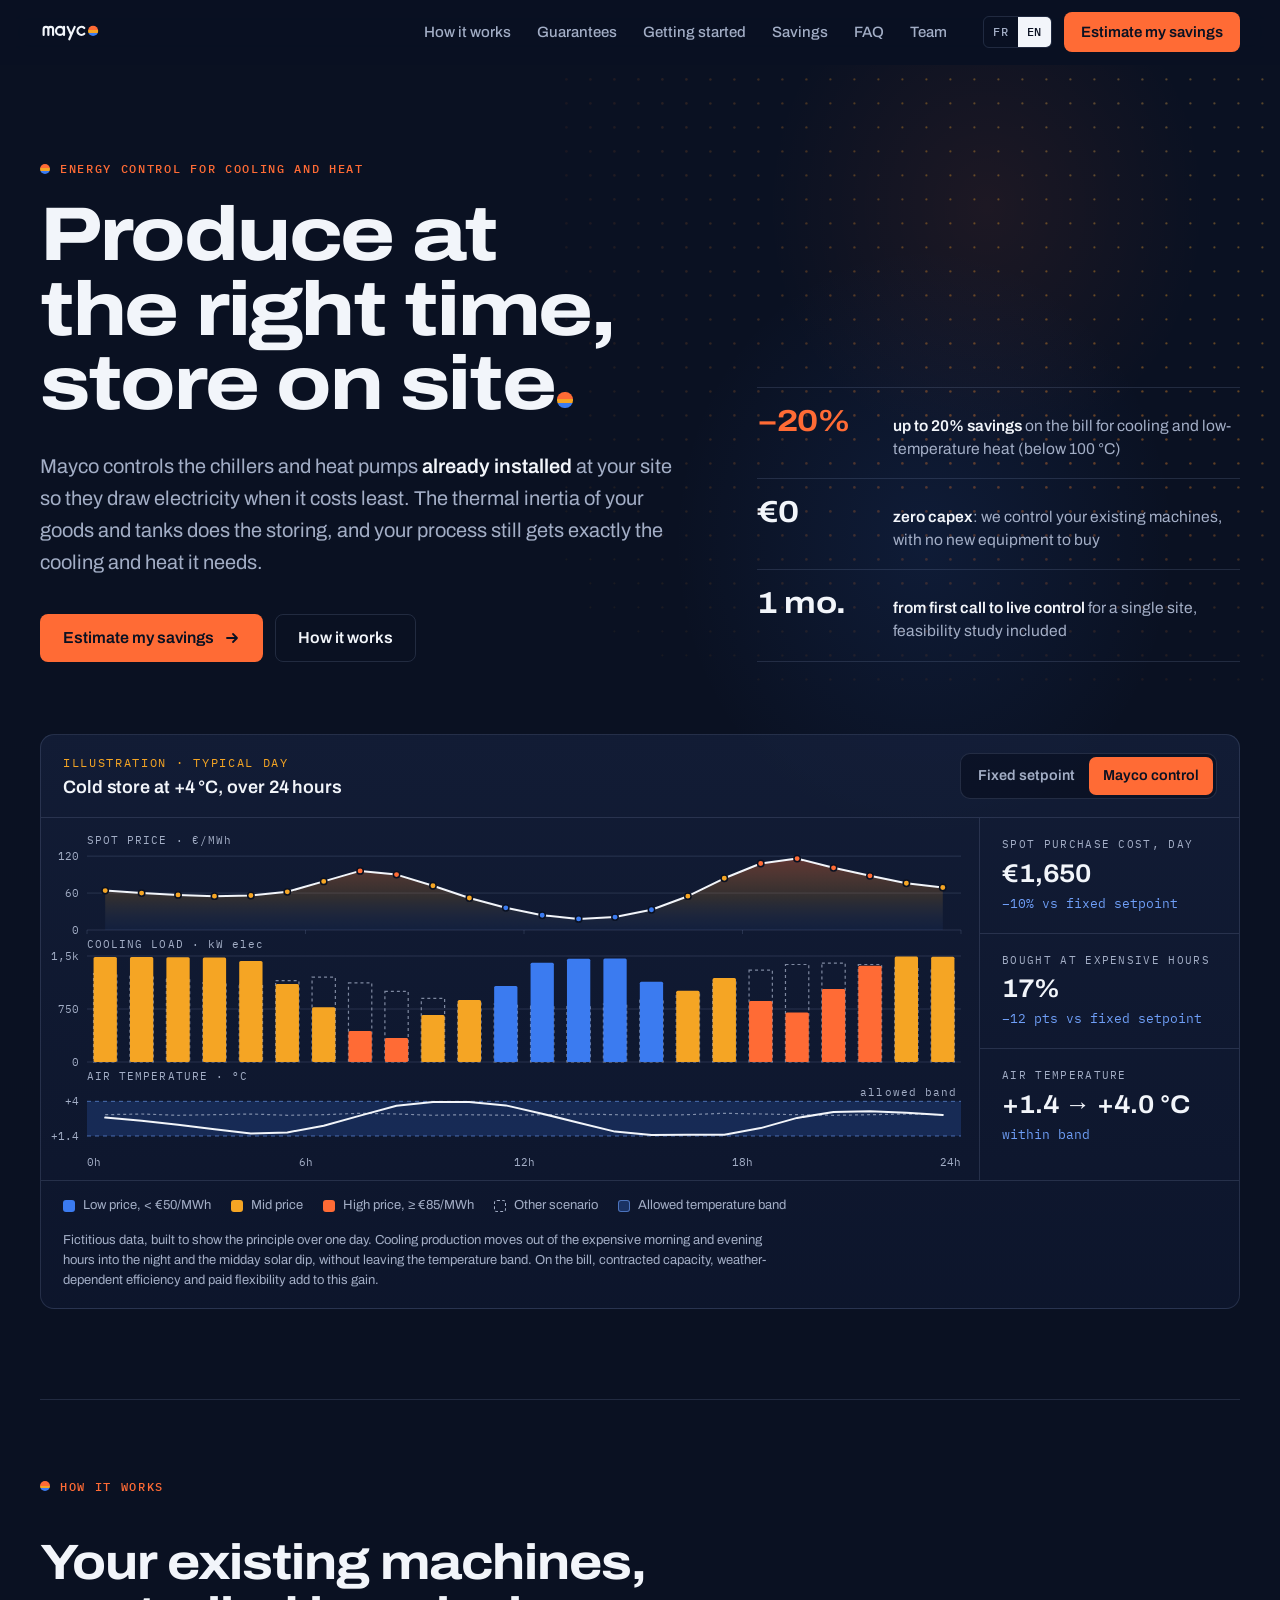
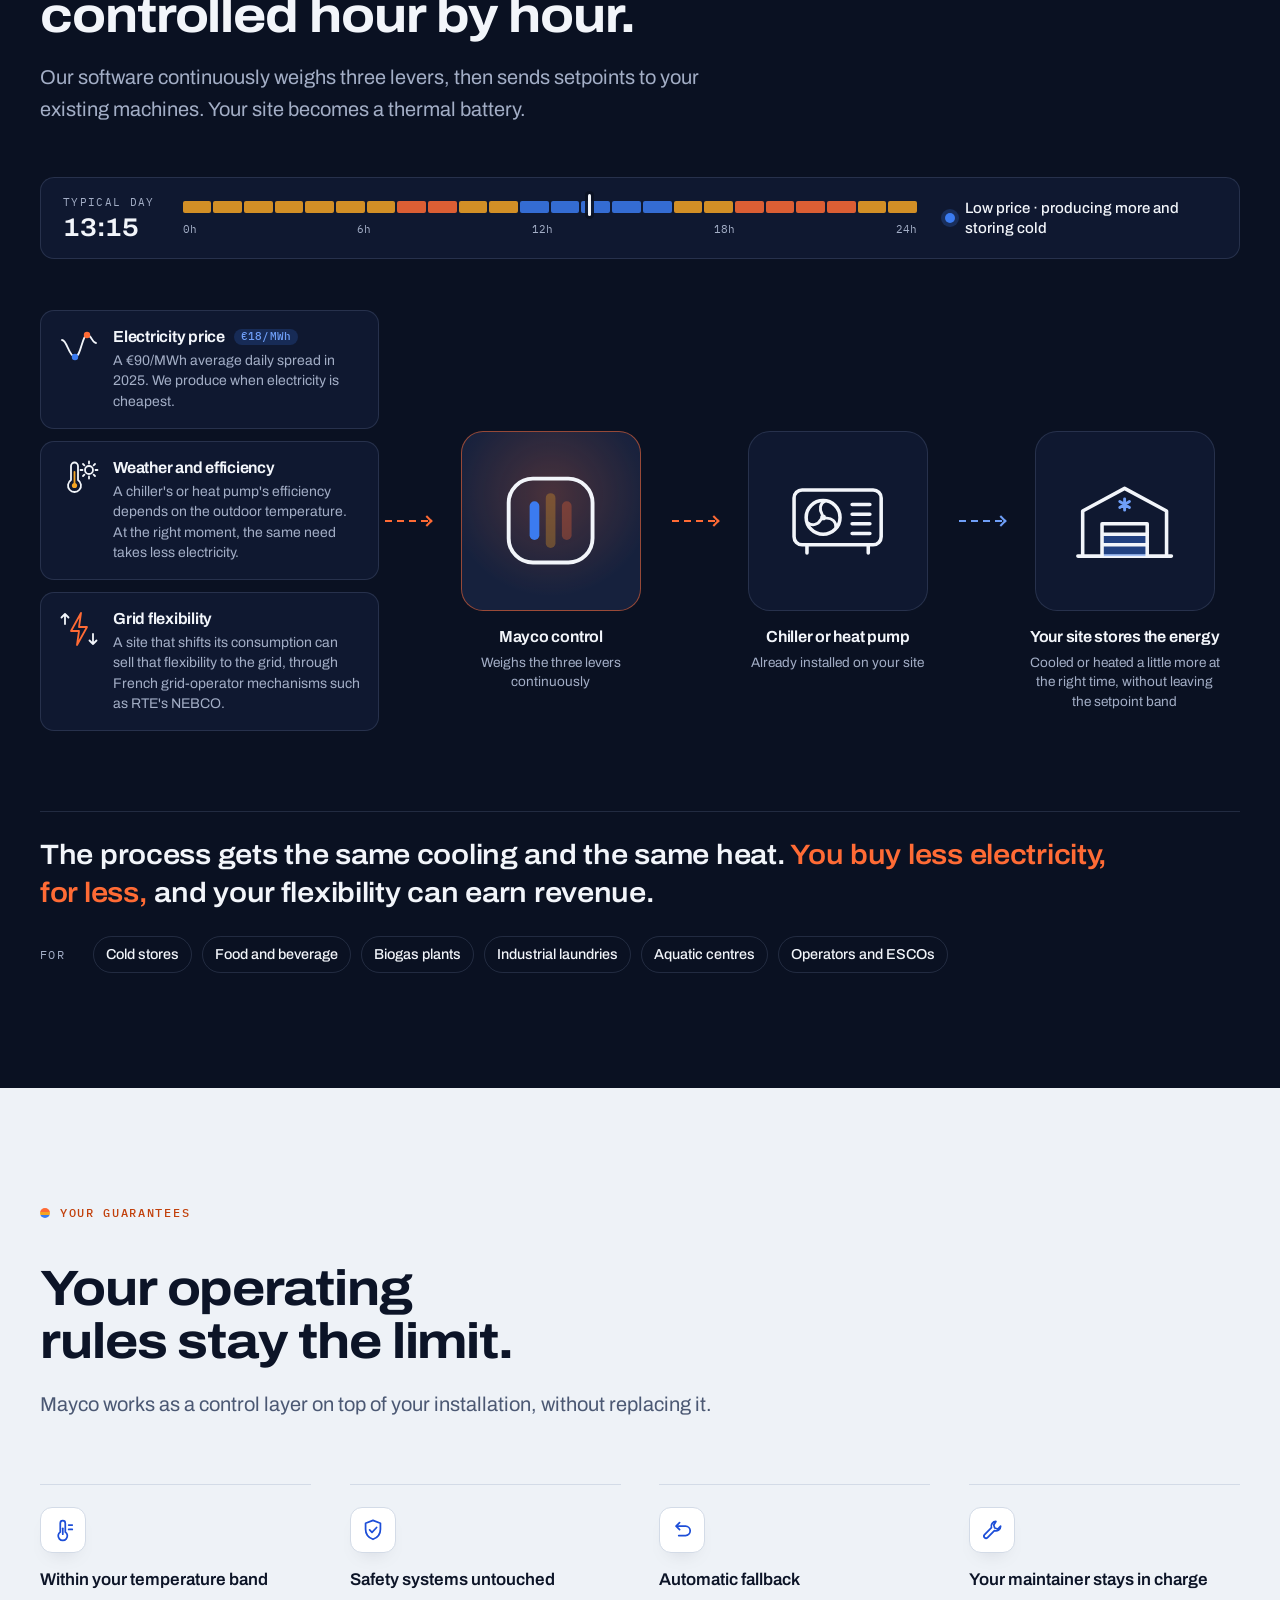
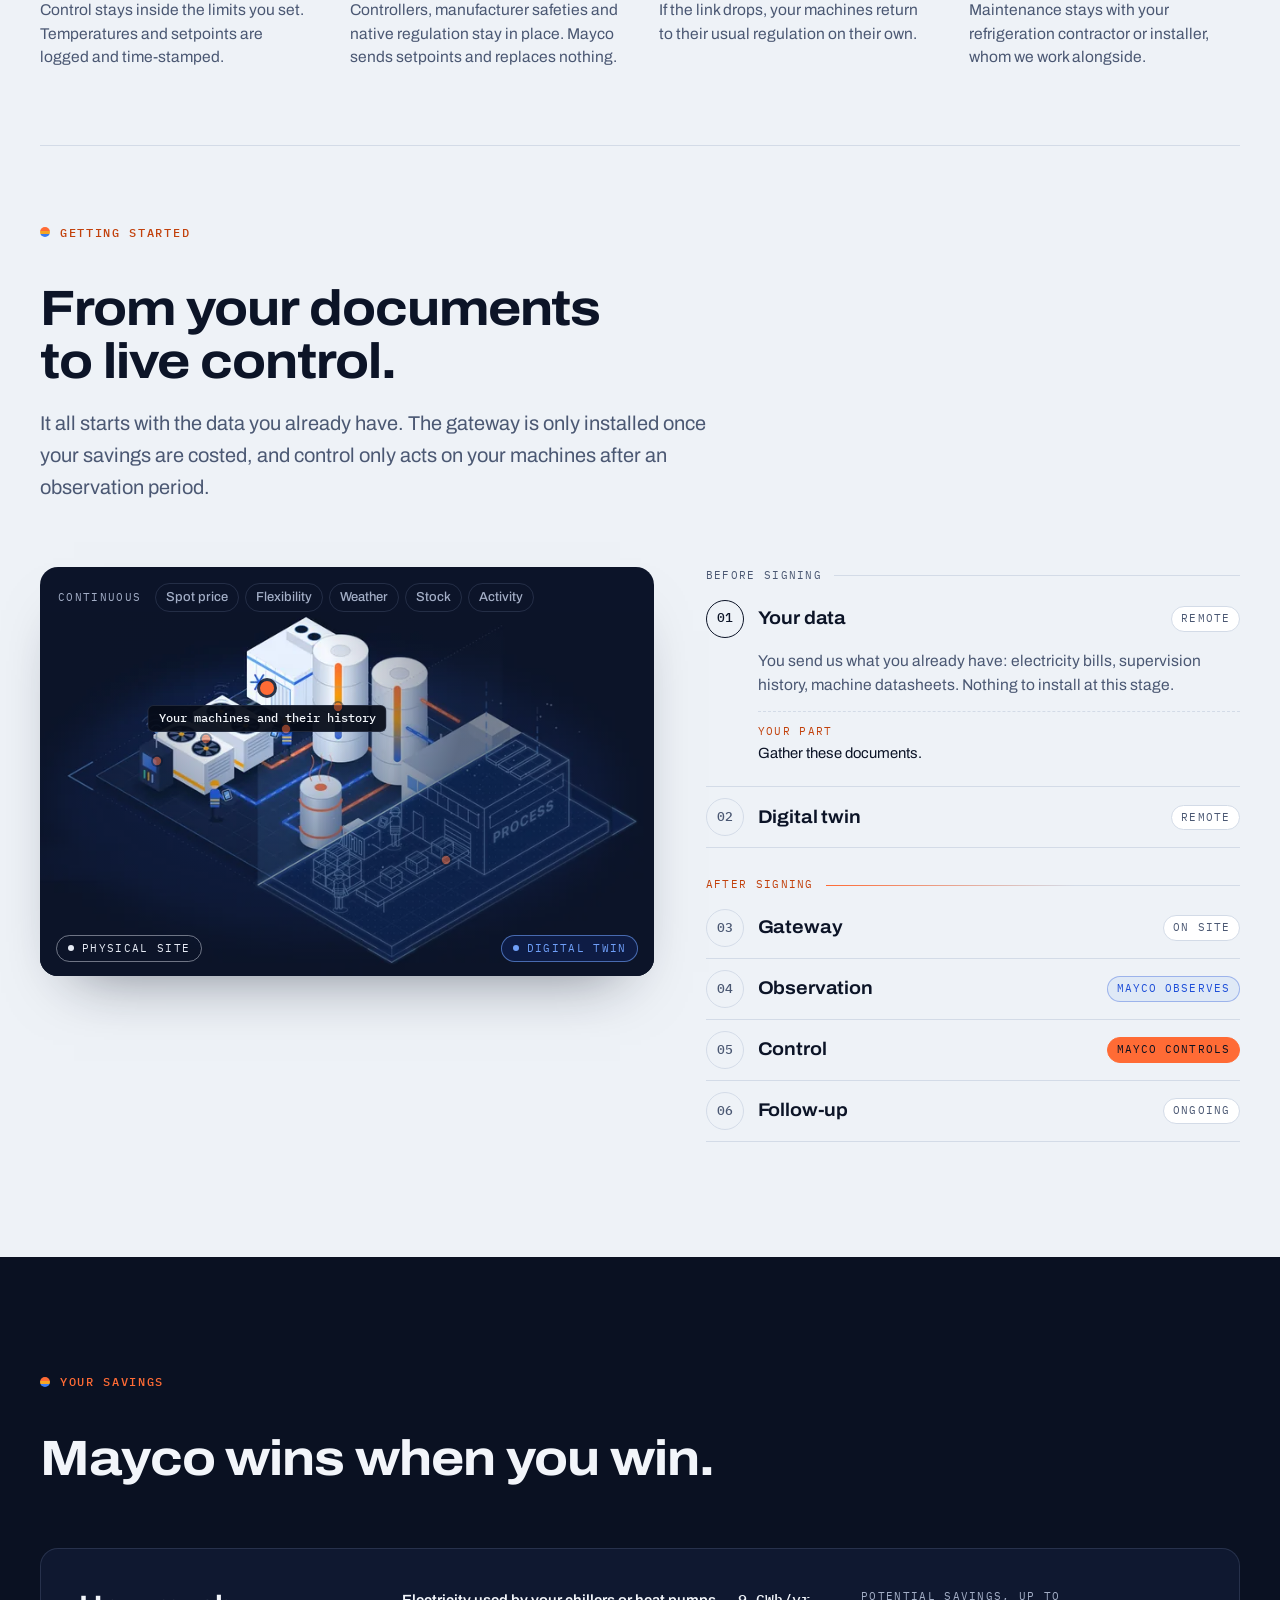
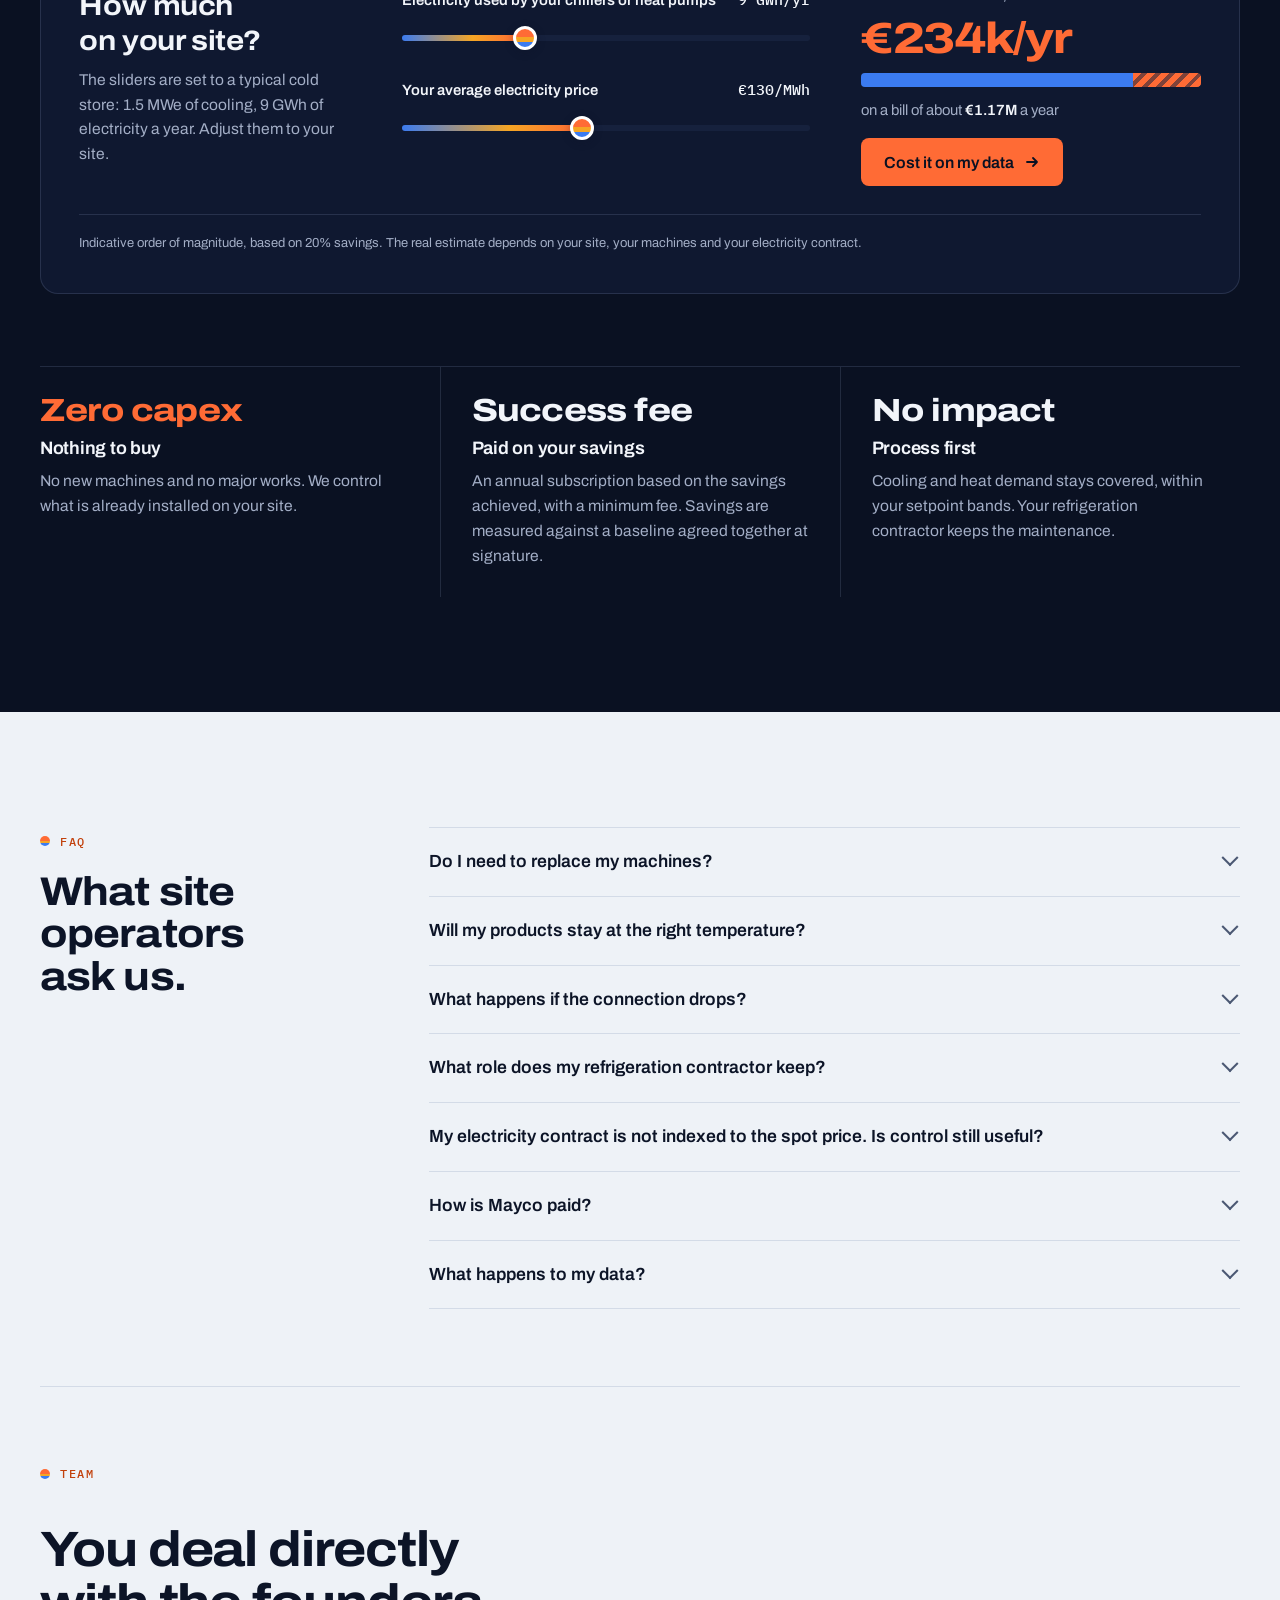
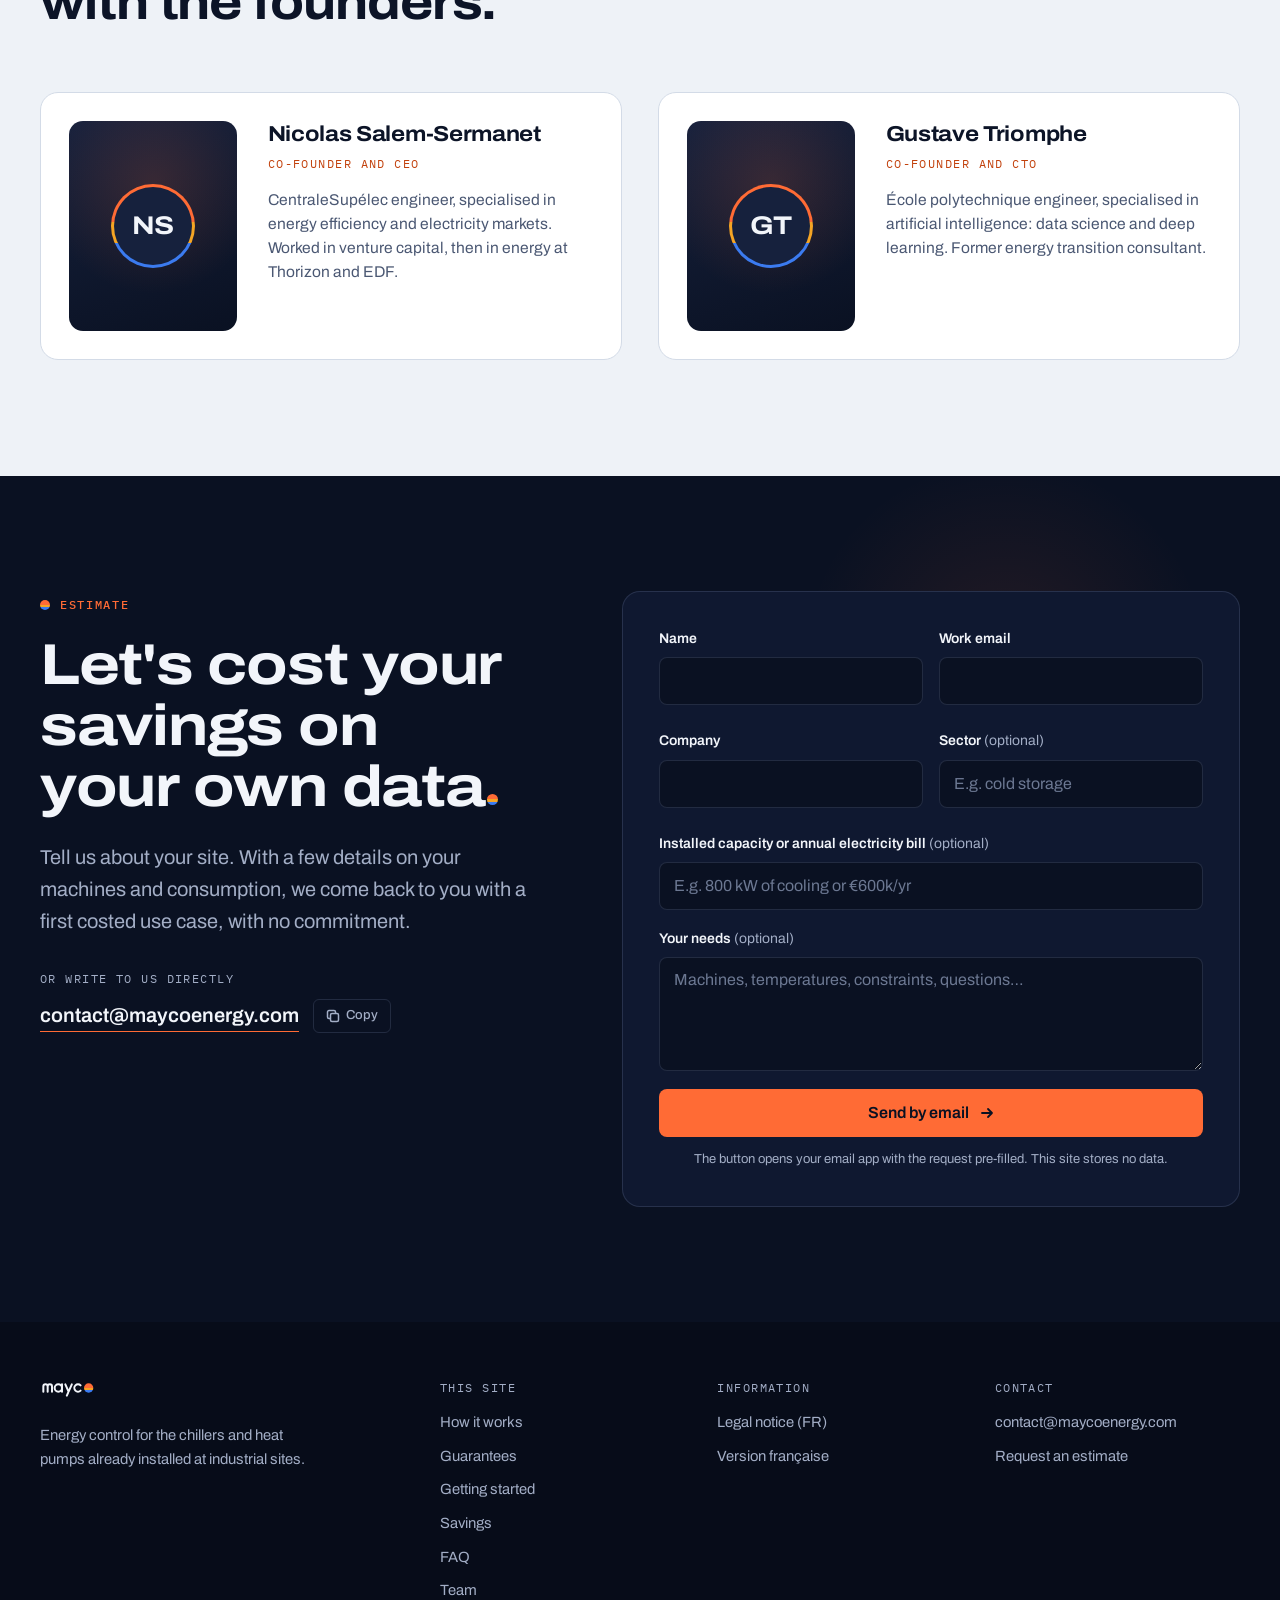
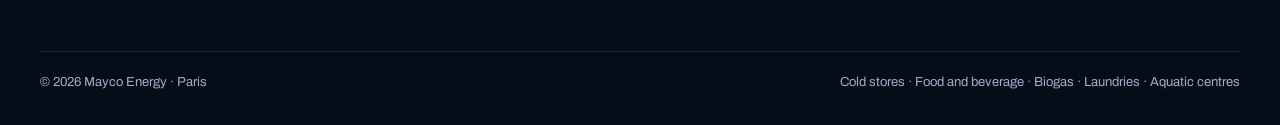
<file: en/index.html>
<!DOCTYPE html>
<html lang="en">
<head>
<meta charset="utf-8">
<meta name="viewport" content="width=device-width, initial-scale=1, viewport-fit=cover">
<title>Mayco Energy | Smart control of industrial cooling and heat</title>
<meta name="description" content="Mayco controls the chillers and heat pumps already installed at industrial sites so they draw electricity when it costs least. Up to 20% savings, zero capex, no impact on the process.">
<link rel="canonical" href="https://maycoenergy.com/en/">
<link rel="alternate" hreflang="fr" href="https://maycoenergy.com/">
<link rel="alternate" hreflang="en" href="https://maycoenergy.com/en/">
<link rel="alternate" hreflang="x-default" href="https://maycoenergy.com/">
<meta name="theme-color" content="#0a1122">
<link rel="icon" href="../assets/img/favicon.svg" type="image/svg+xml">
<link rel="apple-touch-icon" href="../assets/img/apple-touch-icon.png">
<meta property="og:type" content="website">
<meta property="og:site_name" content="Mayco Energy">
<meta property="og:locale" content="en_GB">
<meta property="og:locale:alternate" content="fr_FR">
<meta property="og:url" content="https://maycoenergy.com/en/">
<meta property="og:title" content="Mayco Energy | Produce at the right time, store on site">
<meta property="og:description" content="Energy control for the chillers and heat pumps already on your site. Up to 20% savings, zero capex.">
<meta property="og:image" content="https://maycoenergy.com/assets/img/og-en.png">
<meta property="og:image:width" content="1200">
<meta property="og:image:height" content="630">
<meta name="twitter:card" content="summary_large_image">
<link rel="preload" href="../assets/fonts/archivo-latin.woff2" as="font" type="font/woff2" crossorigin>
<link rel="stylesheet" href="../assets/css/fonts.css">
<link rel="stylesheet" href="../assets/css/site.css">
<script type="application/ld+json">
{
  "@context": "https://schema.org",
  "@type": "Organization",
  "name": "Mayco Energy",
  "url": "https://maycoenergy.com/en/",
  "logo": "https://maycoenergy.com/assets/img/apple-touch-icon.png",
  "email": "contact@maycoenergy.com",
  "description": "Energy control for the chillers and heat pumps already installed at industrial sites.",
  "founder": [
    { "@type": "Person", "name": "Nicolas Salem-Sermanet", "jobTitle": "CEO" },
    { "@type": "Person", "name": "Gustave Triomphe", "jobTitle": "CTO" }
  ]
}
</script>
</head>
<body>
<a class="skip-link" href="#content">Skip to content</a>

<header class="site-header band band-night">
  <div class="wrap">
    <a class="brand" href="#top" aria-label="Mayco Energy, back to top">
      <svg viewBox="0 0 334 132" role="img" aria-hidden="true">
        <defs><linearGradient id="gm-h" x1="0" y1="0" x2="0" y2="1"><stop offset="0" stop-color="#FF6B35"/><stop offset="0.45" stop-color="#FF6B35"/><stop offset="0.45" stop-color="#F5A524"/><stop offset="0.7" stop-color="#F5A524"/><stop offset="0.7" stop-color="#3B7BF0"/><stop offset="1" stop-color="#3B7BF0"/></linearGradient></defs>
        <g fill="none" stroke="currentColor" stroke-width="12" stroke-linecap="round" stroke-linejoin="round"><path d="M20 82 V51 A13 13 0 0 1 46 51 V82 M46 51 A13 13 0 0 1 72 51 V82"/><circle cx="110" cy="60" r="22"/><path d="M132 38 V82"/><path d="M152 38 L171.5 82 M191 38 L161 106"/><path d="M243.6 44.4 A22 22 0 1 0 243.6 75.6"/></g>
        <circle cx="292" cy="60" r="28" fill="url(#gm-h)"/>
      </svg>
    </a>
    <nav class="nav" id="nav" aria-label="Main navigation">
      <span class="nav-ink" aria-hidden="true"></span>
      <a href="#solution">How it works</a>
      <a href="#guarantees">Guarantees</a>
      <a href="#onboarding">Getting started</a>
      <a href="#savings">Savings</a>
      <a href="#faq">FAQ</a>
      <a href="#team">Team</a>
      <a class="btn btn-primary nav-cta" href="#contact">Estimate my savings</a>
    </nav>
    <div class="header-tools">
      <div class="lang" aria-label="Language">
        <a href="../" lang="fr" hreflang="fr">FR</a><span aria-current="true" lang="en">EN</span>
      </div>
      <a class="btn btn-primary header-cta" href="#contact">Estimate my savings</a>
      <button class="menu-btn" type="button" aria-expanded="false" aria-controls="nav" aria-label="Menu"><span class="bars"></span></button>
    </div>
  </div>
  <div class="scroll-progress" aria-hidden="true"></div>
</header>

<main id="content">

  <!-- HERO -->
  <section class="band band-night hero" id="top" aria-labelledby="hero-title">
    <canvas class="hero-field" data-field aria-hidden="true"></canvas>
    <div class="wrap">
      <div class="hero-grid">
        <div>
          <p class="eyebrow">Energy control for cooling and heat</p>
          <h1 id="hero-title">Produce at the right time, store on&nbsp;site<span class="dot" aria-hidden="true"></span></h1>
          <p class="lead">Mayco controls the chillers and heat pumps <strong>already installed</strong> at your site so they draw electricity when it costs least. The thermal inertia of your goods and tanks does the storing, and your process still gets exactly the cooling and heat it needs.</p>
          <div class="btn-row">
            <a class="btn btn-primary" href="#contact">Estimate my savings <svg width="16" height="16" viewBox="0 0 16 16" fill="none" stroke="currentColor" stroke-width="1.8" stroke-linecap="round" stroke-linejoin="round" aria-hidden="true"><path d="M3 8h10M9 4l4 4-4 4"/></svg></a>
            <a class="btn btn-ghost" href="#solution">How it works</a>
          </div>
        </div>
        <div class="plates" aria-label="The offer in three points">
          <div class="plate">
            <span class="plate-value is-heat num">−20%</span>
            <span class="plate-label"><strong>up to 20% savings</strong> on the bill for cooling and low-temperature heat (below 100 °C)</span>
          </div>
          <div class="plate">
            <span class="plate-value num">€0</span>
            <span class="plate-label"><strong>zero capex</strong>: we control your existing machines, with no new equipment to buy</span>
          </div>
          <div class="plate">
            <span class="plate-value num">1 mo.</span>
            <span class="plate-label"><strong>from first call to live control</strong> for a single site, feasibility study included</span>
          </div>
        </div>
      </div>

      <figure class="synoptic" data-synoptic id="day">
        <div class="synoptic-bar">
          <div class="synoptic-title">
            <span class="mono">Illustration · typical day</span>
            <h2>Cold store at +4 °C, over 24 hours</h2>
          </div>
          <div class="seg" role="group" aria-label="Scenario shown">
            <button type="button" data-mode="fixed" aria-pressed="false">Fixed setpoint</button>
            <button type="button" data-mode="mayco" aria-pressed="true">Mayco control</button>
          </div>
        </div>
        <div class="synoptic-body">
          <div class="plot" data-plot tabindex="0" role="group" aria-label="Hour-by-hour chart. Hover it or use the left and right arrow keys to move through the day."><div class="plot-tip" data-tip role="status" hidden></div></div>
          <div class="readouts" aria-live="polite">
            <div class="readout">
              <span class="readout-label">Spot purchase cost, day</span>
              <span class="readout-value" data-out="cost">€1,650</span>
              <span class="readout-delta" data-out="cost-delta">−10% vs fixed setpoint</span>
            </div>
            <div class="readout">
              <span class="readout-label">Bought at expensive hours</span>
              <span class="readout-value" data-out="peak">17%</span>
              <span class="readout-delta" data-out="peak-delta">−12 pts vs fixed setpoint</span>
            </div>
            <div class="readout">
              <span class="readout-label">Air temperature</span>
              <span class="readout-value" data-out="temp">+1.4 → +4.0 °C</span>
              <span class="readout-delta" data-out="temp-delta">within band</span>
            </div>
          </div>
        </div>
        <div class="synoptic-legend" aria-hidden="true">
          <span class="key"><i class="k-cold"></i>Low price, &lt; €50/MWh</span>
          <span class="key"><i class="k-amber"></i>Mid price</span>
          <span class="key"><i class="k-heat"></i>High price, ≥ €85/MWh</span>
          <span class="key"><i class="k-ghost"></i>Other scenario</span>
          <span class="key"><i class="k-band"></i>Allowed temperature band</span>
        </div>
        <figcaption>Fictitious data, built to show the principle over one day. Cooling production moves out of the expensive morning and evening hours into the night and the midday solar dip, without leaving the temperature band. On the bill, contracted capacity, weather-dependent efficiency and paid flexibility add to this gain.</figcaption>
      </figure>
    </div>
  </section>

  <!-- HOW IT WORKS -->
  <section class="band band-night section is-joined" id="solution" aria-labelledby="solution-title">
    <div class="wrap">
      <div class="section-head">
        <p class="eyebrow">How it works</p>
        <h2 id="solution-title">Your existing machines, controlled hour by hour.</h2>
        <p class="lead">Our software continuously weighs three levers, then sends setpoints to your existing machines. Your site becomes a thermal battery.</p>
      </div>

      <div class="daybar" data-daybar aria-hidden="true">
        <div class="daybar-clock"><span>Typical day</span><b class="num" data-day-time>13:00</b></div>
        <div class="daybar-ribbon">
          <div class="daybar-cells"><i class="is-amber"></i><i class="is-amber"></i><i class="is-amber"></i><i class="is-amber"></i><i class="is-amber"></i><i class="is-amber"></i><i class="is-amber"></i><i class="is-heat"></i><i class="is-heat"></i><i class="is-amber"></i><i class="is-amber"></i><i class="is-cold"></i><i class="is-cold"></i><i class="is-cold"></i><i class="is-cold"></i><i class="is-cold"></i><i class="is-amber"></i><i class="is-amber"></i><i class="is-heat"></i><i class="is-heat"></i><i class="is-heat"></i><i class="is-heat"></i><i class="is-amber"></i><i class="is-amber"></i></div>
          <span class="daybar-head" data-day-head style="left: 56.25%;"></span>
          <div class="daybar-hours"><span>0h</span><span>6h</span><span>12h</span><span>18h</span><span>24h</span></div>
        </div>
        <div class="daybar-state"><span class="daybar-dot is-cold" data-day-dot></span><span data-day-state>Low price · producing more and storing cold</span></div>
      </div>

      <div class="flow">
        <div class="levers">
          <div class="lever">
            <svg viewBox="0 0 40 40" fill="none" stroke="currentColor" stroke-width="1.8" stroke-linecap="round" stroke-linejoin="round" aria-hidden="true"><path d="M3 13c5 0 7 17 13 17S23 8 28 8s5 8 9 8"/><circle cx="16" cy="30" r="3.2" fill="#3b7bf0" stroke="none"/><circle cx="28" cy="8" r="3.2" fill="#ff6b35" stroke="none"/></svg>
            <div>
              <h3>Electricity price <span class="live-pill is-cold" data-day-price>€18/MWh</span></h3>
              <p>A €90/MWh average daily spread in 2025. We produce when electricity is cheapest.</p>
            </div>
          </div>
          <div class="lever">
            <svg viewBox="0 0 40 40" fill="none" stroke="currentColor" stroke-width="1.8" stroke-linecap="round" stroke-linejoin="round" aria-hidden="true"><path d="M12 8a3.5 3.5 0 0 1 7 0v14a6.5 6.5 0 1 1-7 0Z"/><path d="M15.5 26.5V14" stroke="#f5a524"/><circle cx="15.5" cy="27.5" r="2.6" fill="#f5a524" stroke="none"/><circle cx="30" cy="12" r="4"/><path d="M30 3.5v2M30 18.5v2M21.5 12h2M36.5 12h2M24 6l1.4 1.4M34.6 16.6 36 18M36 6l-1.4 1.4M25.4 16.6 24 18"/></svg>
            <div>
              <h3>Weather and efficiency</h3>
              <p>A chiller's or heat pump's efficiency depends on the outdoor temperature. At the right moment, the same need takes less electricity.</p>
            </div>
          </div>
          <div class="lever">
            <svg viewBox="0 0 40 40" fill="none" stroke="currentColor" stroke-width="1.8" stroke-linecap="round" stroke-linejoin="round" aria-hidden="true"><path d="M22 4 12 22h8l-2 14 10-18h-8l2-14Z" stroke="#ff6b35"/><path d="M6 15V5M2.5 8.5 6 5l3.5 3.5M34 25v10M30.5 31.5 34 35l3.5-3.5"/></svg>
            <div>
              <h3>Grid flexibility</h3>
              <p>A site that shifts its consumption can sell that flexibility to the grid, through French grid-operator mechanisms such as RTE's NEBCO.</p>
            </div>
          </div>
        </div>

        <div class="link" data-link="1" aria-hidden="true"></div>

        <div class="node is-mayco">
          <div class="node-box">
            <svg viewBox="0 0 64 64" fill="none" stroke-linecap="round" aria-hidden="true"><rect x="6" y="6" width="52" height="52" rx="15" stroke="currentColor" stroke-width="2.4"/><path d="M22 23v18" stroke="#3b7bf0" stroke-width="6" data-tier="cold"/><path d="M32 18v28" stroke="#f5a524" stroke-width="6" data-tier="amber"/><path d="M42 23v18" stroke="#ff6b35" stroke-width="6" data-tier="heat"/></svg>
          </div>
          <div class="node-text">
            <h3>Mayco control</h3>
            <p>Weighs the three levers continuously</p>
          </div>
        </div>

        <div class="link" data-link="2" aria-hidden="true"></div>

        <div class="node">
          <div class="node-box">
            <svg viewBox="0 0 64 64" fill="none" stroke="currentColor" stroke-width="2.2" stroke-linecap="round" stroke-linejoin="round" aria-hidden="true"><rect x="5" y="13" width="54" height="34" rx="5"/><circle cx="23" cy="30" r="10.5"/><circle cx="23" cy="30" r="1.8" fill="currentColor" stroke="none"/><g data-rotor><path d="M23 28.2c-1.2-3.6.6-6.8 4-7.4M24.6 31c3.6.9 5.4 4 4 7.2M21.4 31c-2.6 2.8-6.3 3-8.4.5" stroke-width="1.8"/></g><path d="M41 22h11M41 28h11M41 34h11M41 40h11"/><path d="M13 47v5M51 47v5"/></svg>
          </div>
          <div class="node-text">
            <h3>Chiller or heat pump</h3>
            <p>Already installed on your site</p>
          </div>
        </div>

        <div class="link is-cold" data-link="3" aria-hidden="true"></div>

        <div class="node">
          <div class="node-box">
            <svg viewBox="0 0 64 64" fill="none" stroke="currentColor" stroke-width="2.2" stroke-linecap="round" stroke-linejoin="round" aria-hidden="true"><path d="M6 54V26l26-14 26 14v28"/><path d="M3 54h58"/><rect x="18" y="41.4" width="28" height="12.6" fill="rgba(59,123,240,.42)" stroke="none" data-fill/><path d="M18 54V34h28v20M18 40.5h28M18 47h28"/><path d="M32 18.5v7M29 20.2l6 3.6M35 20.2l-6 3.6" stroke="#6f9ff8" stroke-width="1.8"/></svg>
          </div>
          <div class="node-text">
            <h3>Your site stores the energy</h3>
            <p>Cooled or heated a little more at the right time, without leaving the setpoint band</p>
          </div>
        </div>
      </div>

      <p class="flow-foot">The process gets the same cooling and the same heat. <span>You buy less electricity, for less,</span> and your flexibility can earn revenue.</p>
      <div class="eco">
        <span class="mono">For</span>
        <ul>
          <li>Cold stores</li>
          <li>Food and beverage</li>
          <li>Biogas plants</li>
          <li>Industrial laundries</li>
          <li>Aquatic centres</li>
          <li>Operators and ESCOs</li>
        </ul>
      </div>
    </div>
  </section>

  <!-- GUARANTEES -->
  <section class="band band-frost section" id="guarantees" aria-labelledby="guarantees-title">
    <div class="wrap">
      <div class="section-head">
        <p class="eyebrow">Your guarantees</p>
        <h2 id="guarantees-title">Your operating rules stay the limit.</h2>
        <p class="lead">Mayco works as a control layer on top of your installation, without replacing it.</p>
      </div>
      <ul class="guard-list is-wide">
          <li>
            <svg class="guard-icon" viewBox="0 0 22 22" fill="none" stroke="currentColor" stroke-width="1.6" stroke-linecap="round" stroke-linejoin="round" aria-hidden="true"><path d="M8.5 4.8a2.3 2.3 0 0 1 4.6 0v8a4.2 4.2 0 1 1-4.6 0Z"/><path d="M10.8 9.5v5.3"/><path d="M16.2 6.5h3.3M16.2 10.5h3.3"/></svg>
            <span><strong>Within your temperature band</strong>Control stays inside the limits you set. Temperatures and setpoints are logged and time-stamped.</span>
          </li>
          <li>
            <svg class="guard-icon" viewBox="0 0 22 22" fill="none" stroke="currentColor" stroke-width="1.6" stroke-linecap="round" stroke-linejoin="round" aria-hidden="true"><path d="M11 2.2 4.2 4.8v5.4c0 4.3 2.9 7.8 6.8 9.3 3.9-1.5 6.8-5 6.8-9.3V4.8Z"/><path d="m7.9 10.9 2.2 2.2 4.2-4.4"/></svg>
            <span><strong>Safety systems untouched</strong>Controllers, manufacturer safeties and native regulation stay in place. Mayco sends setpoints and replaces nothing.</span>
          </li>
          <li>
            <svg class="guard-icon" viewBox="0 0 22 22" fill="none" stroke="currentColor" stroke-width="1.6" stroke-linecap="round" stroke-linejoin="round" aria-hidden="true"><path d="M6 7.5h8.2a4.3 4.3 0 0 1 0 8.6H8"/><path d="M8.8 4.3 5.6 7.5l3.2 3.2"/></svg>
            <span><strong>Automatic fallback</strong>If the link drops, your machines return to their usual regulation on their own.</span>
          </li>
          <li>
            <svg class="guard-icon" viewBox="0 0 22 22" fill="none" stroke="currentColor" stroke-width="1.6" stroke-linecap="round" stroke-linejoin="round" aria-hidden="true"><path d="M14.6 3.2a4.3 4.3 0 0 0-4.1 5.7l-6.3 6.3a1.9 1.9 0 0 0 2.7 2.7l6.3-6.3a4.3 4.3 0 0 0 5.7-4.1l-2.6 2.6-2.8-.9-.9-2.8Z"/></svg>
            <span><strong>Your maintainer stays in charge</strong>Maintenance stays with your refrigeration contractor or installer, whom we work alongside.</span>
          </li>
        </ul>
    </div>
  </section>

  <!-- ONBOARDING -->
  <section class="band band-frost section is-joined" id="onboarding" aria-labelledby="onboarding-title">
    <div class="wrap">
      <div class="section-head">
        <p class="eyebrow">Getting started</p>
        <h2 id="onboarding-title">From your documents to live control.</h2>
        <p class="lead">It all starts with the data you already have. The gateway is only installed once your savings are costed, and control only acts on your machines after an observation period.</p>
      </div>
      <div class="journey" data-journey>
        <div class="jr-visual band-night">
          <div class="jr-inputs">
            <span class="jr-inputs-k">Continuous</span>
            <ul aria-label="Data taken into account continuously"><li>Spot price</li><li>Flexibility</li><li>Weather</li><li>Stock</li><li>Activity</li></ul>
          </div>
          <div class="jr-stage">
            <img src="../assets/img/jumeau-numerique-1350.webp" srcset="../assets/img/jumeau-numerique-700.webp 700w, ../assets/img/jumeau-numerique-1350.webp 1350w" sizes="(max-width: 980px) calc(100vw - 32px), 640px" width="1350" height="800" loading="lazy" decoding="async" alt="Illustration of an industrial site: on the left the physical site, with its chillers, cold room, storage tanks and communication gateway; on the right, its digital twin.">
            <span class="jr-spot" aria-hidden="true"></span>
            <span class="jr-pin is-below" data-pin="1" style="--x: 37%; --y: 21%;" aria-hidden="true"><i></i><b>Your machines and their history</b></span>
            <span class="jr-pin" data-pin="2" style="--x: 66%; --y: 68%;" aria-hidden="true"><i></i><b>Digital twin</b></span>
            <span class="jr-pin is-left" data-pin="3" style="--x: 19%; --y: 41%;" aria-hidden="true"><i></i><b>Communication gateway</b></span>
            <span class="jr-pin is-below" data-pin="4" style="--x: 48.5%; --y: 26%;" aria-hidden="true"><i></i><b>Real measurements</b></span>
            <span class="jr-pin" data-pin="5" style="--x: 27%; --y: 35%;" aria-hidden="true"><i></i><b>Setpoints to the machines</b></span>
            <span class="jr-pin" data-pin="6" style="--x: 40%; --y: 32%;" aria-hidden="true"><i></i><b>Monthly report</b></span>
            <span class="jr-tag is-site" aria-hidden="true">Physical site</span>
            <span class="jr-tag is-twin" aria-hidden="true">Digital twin</span>
          </div>
        </div>
        <div class="jr-list">
          <p class="jr-phase">Before signing</p>
          <ol class="jr-steps">
            <li class="jr-step" data-step="1">
              <h3><button type="button" class="jr-head" aria-expanded="true" aria-controls="jr-1"><span class="jr-num">01</span><span class="jr-title">Your data</span><span class="jr-mode">Remote</span></button></h3>
              <div class="jr-body" id="jr-1">
                <p>You send us what you already have: electricity bills, supervision history, machine datasheets. Nothing to install at this stage.</p>
                <p class="jr-you"><span>Your part</span>Gather these documents.</p>
              </div>
            </li>
            <li class="jr-step" data-step="2">
              <h3><button type="button" class="jr-head" aria-expanded="true" aria-controls="jr-2"><span class="jr-num">02</span><span class="jr-title">Digital twin</span><span class="jr-mode">Remote</span></button></h3>
              <div class="jr-body" id="jr-2">
                <p>Our AI turns them into a digital twin of your thermal system: production, storage, losses, efficiency depending on the weather. It replays your history with Mayco control to cost your savings: this is the feasibility study.</p>
                <p class="jr-you"><span>Your part</span>Approve your temperature bands and the baseline used to measure savings.</p>
              </div>
            </li>
          </ol>
          <p class="jr-phase is-signed">After signing</p>
          <ol class="jr-steps" start="3">
            <li class="jr-step" data-step="3">
              <h3><button type="button" class="jr-head" aria-expanded="true" aria-controls="jr-3"><span class="jr-num">03</span><span class="jr-title">Gateway</span><span class="jr-mode">On site</span></button></h3>
              <div class="jr-body" id="jr-3">
                <p>With your refrigeration contractor, we connect a communication gateway to your controllers or supervision system, and check that every setpoint is applied.</p>
                <p class="jr-you"><span>Your part</span>Site access and your contractor’s agreement.</p>
              </div>
            </li>
            <li class="jr-step" data-step="4">
              <h3><button type="button" class="jr-head" aria-expanded="true" aria-controls="jr-4"><span class="jr-num">04</span><span class="jr-title">Observation</span><span class="jr-mode is-watch">Mayco observes</span></button></h3>
              <div class="jr-body" id="jr-4">
                <p>Control first runs without acting. The twin recalibrates on your site’s real measurements, which always differ a little from the model.</p>
                <p class="jr-you"><span>Your part</span>Nothing: your machines run as usual.</p>
              </div>
            </li>
            <li class="jr-step" data-step="5">
              <h3><button type="button" class="jr-head" aria-expanded="true" aria-controls="jr-5"><span class="jr-num">05</span><span class="jr-title">Control</span><span class="jr-mode is-live">Mayco controls</span></button></h3>
              <div class="jr-body" id="jr-5">
                <p>Control takes over gradually, always within your bands. Your teams are trained on fallback modes and can take back control at any time.</p>
                <p class="jr-you"><span>Your part</span>Training for your operations team.</p>
              </div>
            </li>
            <li class="jr-step" data-step="6">
              <h3><button type="button" class="jr-head" aria-expanded="true" aria-controls="jr-6"><span class="jr-num">06</span><span class="jr-title">Follow-up</span><span class="jr-mode">Ongoing</span></button></h3>
              <div class="jr-body" id="jr-6">
                <p>Every month, a report: savings measured against the baseline, logged temperatures, time-stamped setpoints. A full review after twelve months, covering a winter and a summer.</p>
                <p class="jr-you"><span>Your part</span>A regular check-in with your technical manager.</p>
              </div>
            </li>
          </ol>
        </div>
      </div>
    </div>
  </section>

  <!-- SAVINGS -->
  <section class="band band-night section" id="savings" aria-labelledby="savings-title">
    <div class="wrap">
      <div class="section-head">
        <p class="eyebrow">Your savings</p>
        <h2 id="savings-title">Mayco wins when you win.</h2>
      </div>
      <div class="estimator is-first" data-estimator>
        <div class="est-head">
          <h3>How much on your site?</h3>
          <p>The sliders are set to a typical cold store: 1.5 MWe of cooling, 9 GWh of electricity a year. Adjust them to your site.</p>
        </div>
        <div class="est-controls">
          <div class="est-field">
            <div class="est-label"><label for="est-gwh">Electricity used by your chillers or heat pumps</label><output for="est-gwh" data-est-out="gwh">9 GWh/yr</output></div>
            <input id="est-gwh" type="range" min="0.5" max="30" step="0.5" value="9" style="--p: 28.8%;">
          </div>
          <div class="est-field">
            <div class="est-label"><label for="est-price">Your average electricity price</label><output for="est-price" data-est-out="price">€130/MWh</output></div>
            <input id="est-price" type="range" min="60" max="220" step="5" value="130" style="--p: 43.75%;">
          </div>
        </div>
        <div class="est-result">
          <span class="est-k">Potential savings, up to</span>
          <b class="est-save num" data-est-out="save">€234k/yr</b>
          <div class="bill-track" aria-hidden="true"><span class="bill-fill is-mayco" style="width: 80%;"></span><span class="bill-fill is-gain" style="width: 20%;"></span></div>
          <span class="est-bill">on a bill of about <b class="num" data-est-out="bill">€1.17M</b> a year</span>
          <a class="btn btn-primary" href="#contact">Cost it on my data <svg width="16" height="16" viewBox="0 0 16 16" fill="none" stroke="currentColor" stroke-width="1.8" stroke-linecap="round" stroke-linejoin="round" aria-hidden="true"><path d="M3 8h10M9 4l4 4-4 4"/></svg></a>
        </div>
        <p class="est-note">Indicative order of magnitude, based on 20% savings. The real estimate depends on your site, your machines and your electricity contract.</p>
      </div>

      <div class="pillars">
        <div class="pillar">
          <span class="pillar-k is-heat">Zero capex</span>
          <h3>Nothing to buy</h3>
          <p>No new machines and no major works. We control what is already installed on your site.</p>
        </div>
        <div class="pillar">
          <span class="pillar-k">Success fee</span>
          <h3>Paid on your savings</h3>
          <p>An annual subscription based on the savings achieved, with a minimum fee. Savings are measured against a baseline agreed together at signature.</p>
        </div>
        <div class="pillar">
          <span class="pillar-k">No impact</span>
          <h3>Process first</h3>
          <p>Cooling and heat demand stays covered, within your setpoint bands. Your refrigeration contractor keeps the maintenance.</p>
        </div>
      </div>
    </div>
  </section>

  <!-- FAQ -->
  <section class="band band-frost section" id="faq" aria-labelledby="faq-title">
    <div class="wrap faq-grid">
      <div>
        <p class="eyebrow">FAQ</p>
        <h2 id="faq-title">What site operators ask us.</h2>
      </div>
      <div class="faq-list">
        <details>
          <summary>Do I need to replace my machines?</summary>
          <p>No. Mayco controls the chillers and heat pumps already in place. Only a communication gateway is connected to your controllers.</p>
        </details>
        <details>
          <summary>Will my products stay at the right temperature?</summary>
          <p>Yes. Control stays within the temperature band you set with us, taking your regulatory and quality requirements into account. Temperatures are logged continuously.</p>
        </details>
        <details>
          <summary>What happens if the connection drops?</summary>
          <p>Your machines automatically return to their usual regulation. Mayco control sits on top of your installation without replacing it.</p>
        </details>
        <details>
          <summary>What role does my refrigeration contractor keep?</summary>
          <p>They keep the maintenance of and responsibility for your equipment. We work with them and only act through the interfaces provided by the manufacturer.</p>
        </details>
        <details>
          <summary>My electricity contract is not indexed to the spot price. Is control still useful?</summary>
          <p>Yes. Off-peak tariffs, contracted capacity and flexibility mechanisms also reward shifting consumption. The feasibility study quantifies what applies to your contract.</p>
        </details>
        <details>
          <summary>How is Mayco paid?</summary>
          <p>Through an annual subscription indexed on your savings, with a minimum fee. Savings are measured against a baseline agreed together when the contract is signed.</p>
        </details>
        <details>
          <summary>What happens to my data?</summary>
          <p>It is hosted in the European Union and kept separate for each customer. It is used to control your site and, in aggregated and anonymised form, to improve our models.</p>
        </details>
      </div>
    </div>
  </section>

  <!-- TEAM -->
  <section class="band band-frost section is-joined" id="team" aria-labelledby="team-title">
    <div class="wrap">
      <div class="section-head">
        <p class="eyebrow">Team</p>
        <h2 id="team-title">You deal directly with the founders.</h2>
      </div>
      <div class="team">
        <article class="member">
          <div class="member-photo"><span class="monogram" aria-hidden="true">NS</span></div>
          <div class="member-text">
            <h3>Nicolas Salem-Sermanet</h3>
            <p class="member-role">Co-founder and CEO</p>
            <p class="member-bio">CentraleSupélec engineer, specialised in energy efficiency and electricity markets. Worked in venture capital, then in energy at Thorizon and EDF.</p>
          </div>
        </article>
        <article class="member">
          <div class="member-photo"><span class="monogram" aria-hidden="true">GT</span></div>
          <div class="member-text">
            <h3>Gustave Triomphe</h3>
            <p class="member-role">Co-founder and CTO</p>
            <p class="member-bio">École polytechnique engineer, specialised in artificial intelligence: data science and deep learning. Former energy transition consultant.</p>
          </div>
        </article>
      </div>
    </div>
  </section>

  <!-- CONTACT -->
  <section class="band band-night section has-glow" id="contact" aria-labelledby="contact-title">
    <div class="wrap contact">
      <div>
        <p class="eyebrow">Estimate</p>
        <h2 id="contact-title">Let's cost your savings on your own data<span class="dot" aria-hidden="true"></span></h2>
        <p class="lead">Tell us about your site. With a few details on your machines and consumption, we come back to you with a first costed use case, with no commitment.</p>
        <div class="contact-direct">
          <span class="mono">Or write to us directly</span>
          <div class="mail-line">
            <a href="mailto:contact@maycoenergy.com" data-mail>contact@maycoenergy.com</a>
            <button class="copy-btn" type="button" data-copy="contact@maycoenergy.com"><svg width="14" height="14" viewBox="0 0 14 14" fill="none" stroke="currentColor" stroke-width="1.5" aria-hidden="true"><rect x="4.5" y="4.5" width="8" height="8" rx="1.5"/><path d="M9.5 4.5V3a1.5 1.5 0 0 0-1.5-1.5H3A1.5 1.5 0 0 0 1.5 3v5A1.5 1.5 0 0 0 3 9.5h1.5"/></svg><span>Copy</span></button>
          </div>
        </div>
      </div>

      <form class="form" data-contact-form novalidate>
        <div class="field">
          <label for="f-name">Name</label>
          <input id="f-name" name="name" type="text" autocomplete="name" required aria-describedby="f-name-err">
          <span class="field-error" id="f-name-err"></span>
        </div>
        <div class="field">
          <label for="f-email">Work email</label>
          <input id="f-email" name="email" type="email" autocomplete="email" required aria-describedby="f-email-err">
          <span class="field-error" id="f-email-err"></span>
        </div>
        <div class="field">
          <label for="f-company">Company</label>
          <input id="f-company" name="company" type="text" autocomplete="organization" required aria-describedby="f-company-err">
          <span class="field-error" id="f-company-err"></span>
        </div>
        <div class="field">
          <label for="f-site">Sector <span class="opt">(optional)</span></label>
          <input id="f-site" name="site" type="text" placeholder="E.g. cold storage">
        </div>
        <div class="field is-wide">
          <label for="f-size">Installed capacity or annual electricity bill <span class="opt">(optional)</span></label>
          <input id="f-size" name="size" type="text" placeholder="E.g. 800 kW of cooling or €600k/yr">
        </div>
        <div class="field is-wide">
          <label for="f-message">Your needs <span class="opt">(optional)</span></label>
          <textarea id="f-message" name="message" rows="4" placeholder="Machines, temperatures, constraints, questions…"></textarea>
        </div>
        <p class="form-status" data-status role="status" hidden></p>
        <div class="form-foot">
          <button class="btn btn-primary" type="submit">Send by email <svg width="16" height="16" viewBox="0 0 16 16" fill="none" stroke="currentColor" stroke-width="1.8" stroke-linecap="round" stroke-linejoin="round" aria-hidden="true"><path d="M3 8h10M9 4l4 4-4 4"/></svg></button>
          <p class="form-note">The button opens your email app with the request pre-filled. This site stores no data.</p>
        </div>
      </form>
    </div>
  </section>

</main>

<footer class="band site-footer">
  <div class="wrap">
    <div class="footer-grid">
      <div>
        <a class="brand" href="#top" aria-label="Mayco Energy, back to top">
          <svg viewBox="0 0 334 132" role="img" aria-hidden="true">
            <defs><linearGradient id="gm-f" x1="0" y1="0" x2="0" y2="1"><stop offset="0" stop-color="#FF6B35"/><stop offset="0.45" stop-color="#FF6B35"/><stop offset="0.45" stop-color="#F5A524"/><stop offset="0.7" stop-color="#F5A524"/><stop offset="0.7" stop-color="#3B7BF0"/><stop offset="1" stop-color="#3B7BF0"/></linearGradient></defs>
            <g fill="none" stroke="currentColor" stroke-width="12" stroke-linecap="round" stroke-linejoin="round"><path d="M20 82 V51 A13 13 0 0 1 46 51 V82 M46 51 A13 13 0 0 1 72 51 V82"/><circle cx="110" cy="60" r="22"/><path d="M132 38 V82"/><path d="M152 38 L171.5 82 M191 38 L161 106"/><path d="M243.6 44.4 A22 22 0 1 0 243.6 75.6"/></g>
            <circle cx="292" cy="60" r="28" fill="url(#gm-f)"/>
          </svg>
        </a>
        <p>Energy control for the chillers and heat pumps already installed at industrial sites.</p>
      </div>
      <div class="footer-col">
        <span class="mono">This site</span>
        <a href="#solution">How it works</a>
        <a href="#guarantees">Guarantees</a>
        <a href="#onboarding">Getting started</a>
        <a href="#savings">Savings</a>
        <a href="#faq">FAQ</a>
        <a href="#team">Team</a>
      </div>
      <div class="footer-col">
        <span class="mono">Information</span>
        <a href="../mentions-legales.html" hreflang="fr">Legal notice (FR)</a>
        <a href="../" hreflang="fr" lang="fr">Version française</a>
      </div>
      <div class="footer-col">
        <span class="mono">Contact</span>
        <a href="mailto:contact@maycoenergy.com">contact@maycoenergy.com</a>
        <a href="#contact">Request an estimate</a>
      </div>
    </div>
    <div class="footer-base">
      <span>© 2026 Mayco Energy · Paris</span>
      <span>Cold stores · Food and beverage · Biogas · Laundries · Aquatic centres</span>
    </div>
  </div>
</footer>

<div class="mobile-cta" data-mobile-cta>
  <a class="btn btn-primary" href="#contact">Estimate my savings <svg width="16" height="16" viewBox="0 0 16 16" fill="none" stroke="currentColor" stroke-width="1.8" stroke-linecap="round" stroke-linejoin="round" aria-hidden="true"><path d="M3 8h10M9 4l4 4-4 4"/></svg></a>
</div>

<script src="../assets/js/site.js" defer></script>
</body>
</html>
</file>
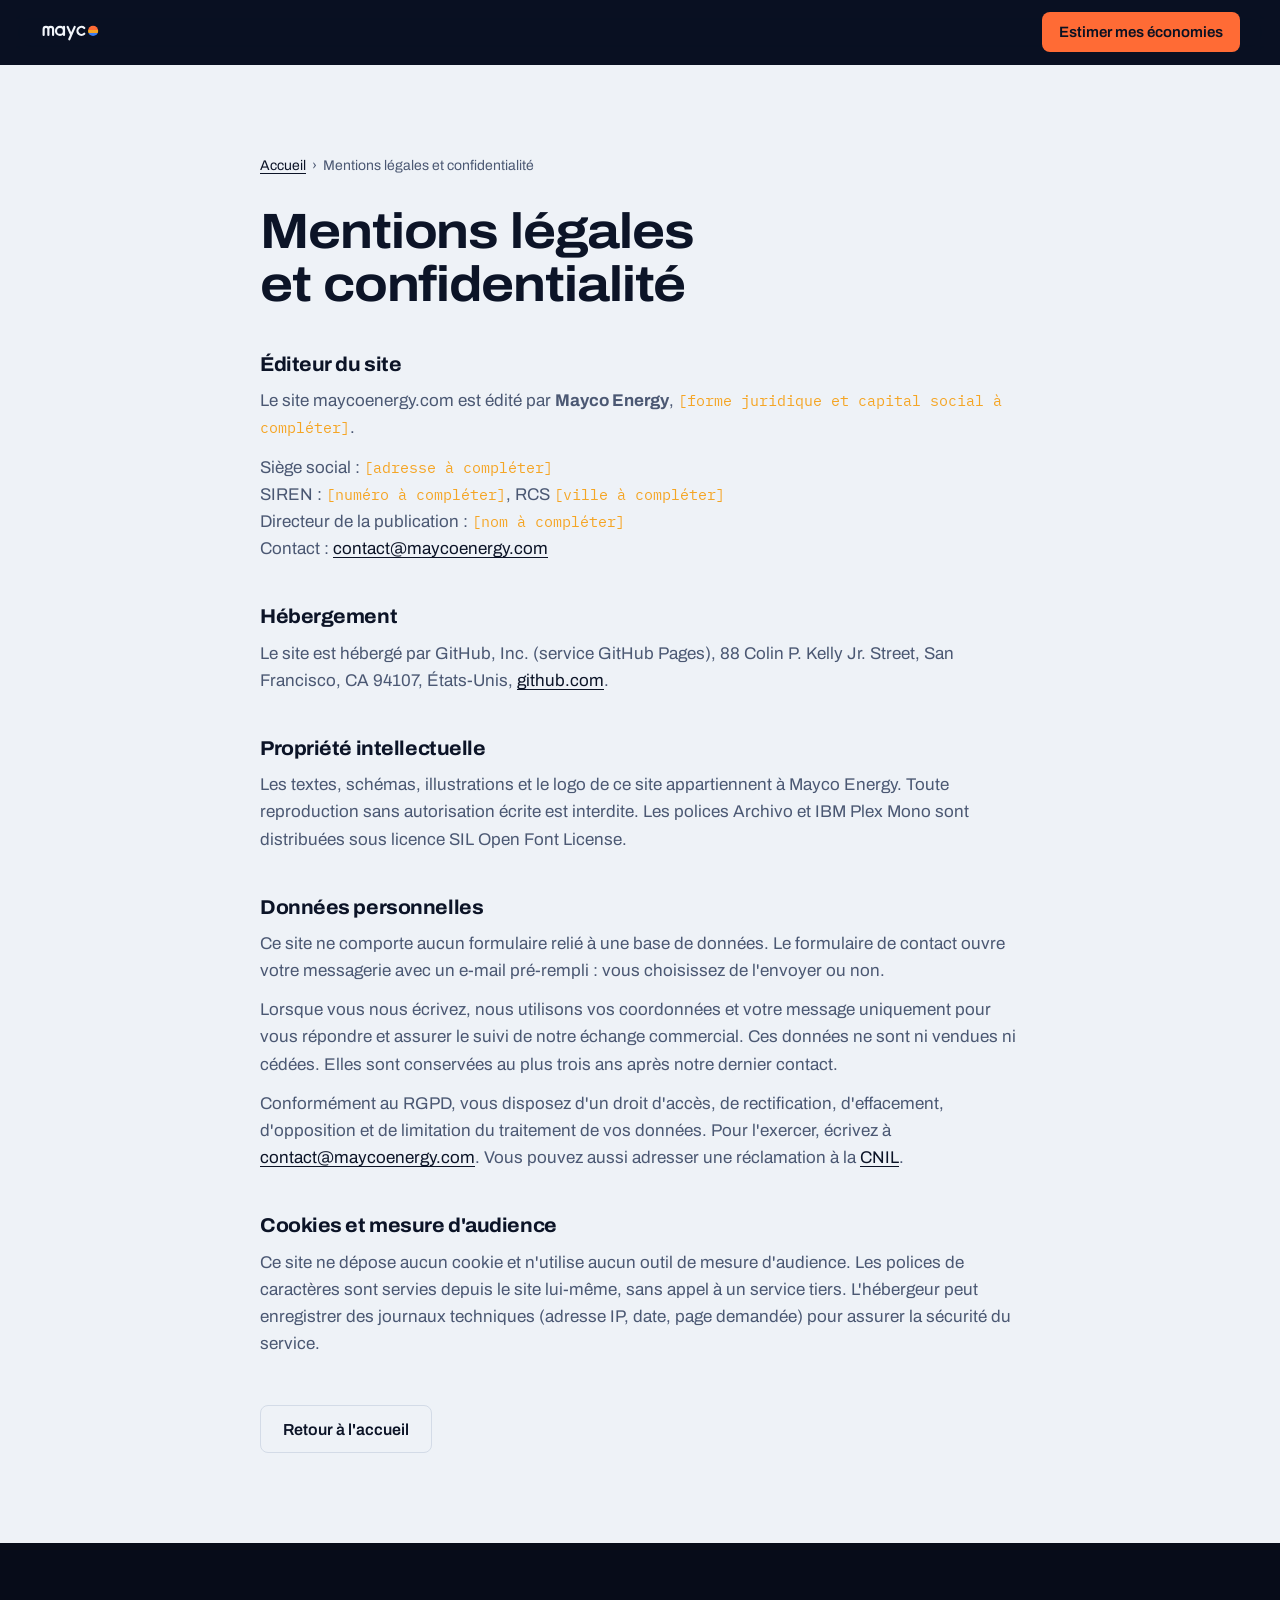
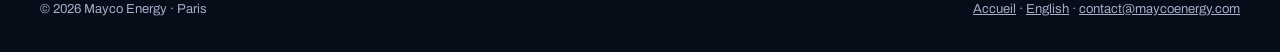
<file: mentions-legales.html>
<!DOCTYPE html>
<html lang="fr">
<head>
<meta charset="utf-8">
<meta name="viewport" content="width=device-width, initial-scale=1, viewport-fit=cover">
<title>Mentions légales et confidentialité | Mayco Energy</title>
<meta name="description" content="Mentions légales du site maycoenergy.com et politique de confidentialité de Mayco Energy : éditeur, hébergeur, données personnelles, cookies.">
<link rel="canonical" href="https://maycoenergy.com/mentions-legales.html">
<meta name="theme-color" content="#0a1122">
<link rel="icon" href="assets/img/favicon.svg" type="image/svg+xml">
<link rel="apple-touch-icon" href="assets/img/apple-touch-icon.png">
<link rel="stylesheet" href="assets/css/fonts.css">
<link rel="stylesheet" href="assets/css/site.css">
<script type="application/ld+json">
{
  "@context": "https://schema.org",
  "@type": "BreadcrumbList",
  "itemListElement": [
    { "@type": "ListItem", "position": 1, "name": "Accueil", "item": "https://maycoenergy.com/" },
    { "@type": "ListItem", "position": 2, "name": "Mentions légales et confidentialité", "item": "https://maycoenergy.com/mentions-legales.html" }
  ]
}
</script>
</head>
<body>
<a class="skip-link" href="#contenu">Aller au contenu</a>

<header class="site-header band band-night">
  <div class="wrap">
    <a class="brand" href="./" aria-label="Mayco Energy, accueil">
      <svg viewBox="0 0 334 132" role="img" aria-hidden="true">
        <defs><linearGradient id="gm-h" x1="0" y1="0" x2="0" y2="1"><stop offset="0" stop-color="#FF6B35"/><stop offset="0.45" stop-color="#FF6B35"/><stop offset="0.45" stop-color="#F5A524"/><stop offset="0.7" stop-color="#F5A524"/><stop offset="0.7" stop-color="#3B7BF0"/><stop offset="1" stop-color="#3B7BF0"/></linearGradient></defs>
        <g fill="none" stroke="currentColor" stroke-width="12" stroke-linecap="round" stroke-linejoin="round"><path d="M20 82 V51 A13 13 0 0 1 46 51 V82 M46 51 A13 13 0 0 1 72 51 V82"/><circle cx="110" cy="60" r="22"/><path d="M132 38 V82"/><path d="M152 38 L171.5 82 M191 38 L161 106"/><path d="M243.6 44.4 A22 22 0 1 0 243.6 75.6"/></g>
        <circle cx="292" cy="60" r="28" fill="url(#gm-h)"/>
      </svg>
    </a>
    <div class="header-tools" style="margin-left: auto;">
      <a class="btn btn-primary header-cta" href="./#contact" style="display: inline-flex;">Estimer mes économies</a>
    </div>
  </div>
</header>

<main id="contenu" class="band band-frost doc">
  <div class="wrap">
    <nav class="breadcrumb" aria-label="Fil d'Ariane">
      <ol>
        <li><a href="./">Accueil</a></li>
        <li aria-current="page">Mentions légales et confidentialité</li>
      </ol>
    </nav>

    <h1>Mentions légales et confidentialité</h1>

    <h2>Éditeur du site</h2>
    <p>Le site maycoenergy.com est édité par <strong>Mayco Energy</strong>, <span class="todo">[forme juridique et capital social à compléter]</span>.</p>
    <p>Siège social : <span class="todo">[adresse à compléter]</span><br>
    SIREN : <span class="todo">[numéro à compléter]</span>, RCS <span class="todo">[ville à compléter]</span><br>
    Directeur de la publication : <span class="todo">[nom à compléter]</span><br>
    Contact : <a href="mailto:contact@maycoenergy.com">contact@maycoenergy.com</a></p>

    <h2>Hébergement</h2>
    <p>Le site est hébergé par GitHub, Inc. (service GitHub Pages), 88 Colin P. Kelly Jr. Street, San Francisco, CA 94107, États-Unis, <a href="https://github.com" rel="noopener" target="_blank">github.com</a>.</p>

    <h2>Propriété intellectuelle</h2>
    <p>Les textes, schémas, illustrations et le logo de ce site appartiennent à Mayco Energy. Toute reproduction sans autorisation écrite est interdite. Les polices Archivo et IBM Plex Mono sont distribuées sous licence SIL Open Font License.</p>

    <h2>Données personnelles</h2>
    <p>Ce site ne comporte aucun formulaire relié à une base de données. Le formulaire de contact ouvre votre messagerie avec un e-mail pré-rempli : vous choisissez de l'envoyer ou non.</p>
    <p>Lorsque vous nous écrivez, nous utilisons vos coordonnées et votre message uniquement pour vous répondre et assurer le suivi de notre échange commercial. Ces données ne sont ni vendues ni cédées. Elles sont conservées au plus trois ans après notre dernier contact.</p>
    <p>Conformément au RGPD, vous disposez d'un droit d'accès, de rectification, d'effacement, d'opposition et de limitation du traitement de vos données. Pour l'exercer, écrivez à <a href="mailto:contact@maycoenergy.com">contact@maycoenergy.com</a>. Vous pouvez aussi adresser une réclamation à la <a href="https://www.cnil.fr" rel="noopener" target="_blank">CNIL</a>.</p>

    <h2>Cookies et mesure d'audience</h2>
    <p>Ce site ne dépose aucun cookie et n'utilise aucun outil de mesure d'audience. Les polices de caractères sont servies depuis le site lui-même, sans appel à un service tiers. L'hébergeur peut enregistrer des journaux techniques (adresse IP, date, page demandée) pour assurer la sécurité du service.</p>

    <p style="margin-top: 48px;"><a class="btn btn-ghost" href="./">Retour à l'accueil</a></p>
  </div>
</main>

<footer class="band site-footer">
  <div class="wrap">
    <div class="footer-base" style="margin-top: 0; border-top: 0; padding-top: 0;">
      <span>© 2026 Mayco Energy · Paris</span>
      <span><a href="./">Accueil</a> · <a href="en/" hreflang="en" lang="en">English</a> · <a href="mailto:contact@maycoenergy.com">contact@maycoenergy.com</a></span>
    </div>
  </div>
</footer>
<script src="assets/js/site.js" defer></script>
</body>
</html>
</file>
<file: assets/css/fonts.css>
/* Polices auto-hébergées (licence SIL Open Font License). Chargées avant site.css. */

@font-face {
  font-family: "Archivo";
  font-style: normal;
  font-weight: 100 900;
  font-stretch: 62% 125%;
  font-display: swap;
  src: url("../fonts/archivo-latin.woff2") format("woff2");
  unicode-range: U+0000-00FF, U+0131, U+0152-0153, U+02BB-02BC, U+02C6, U+02DA, U+02DC, U+0304, U+0308, U+0329, U+2000-206F, U+20AC, U+2122, U+2191, U+2193, U+2212, U+2215, U+FEFF, U+FFFD;
}
@font-face {
  font-family: "Archivo";
  font-style: normal;
  font-weight: 100 900;
  font-stretch: 62% 125%;
  font-display: swap;
  src: url("../fonts/archivo-latin-ext.woff2") format("woff2");
  unicode-range: U+0100-02BA, U+02BD-02C5, U+02C7-02CC, U+02CE-02D7, U+02DD-02FF, U+0304, U+0308, U+0329, U+1D00-1DBF, U+1E00-1E9F, U+1EF2-1EFF, U+2020, U+20A0-20AB, U+20AD-20C0, U+2113, U+2C60-2C7F, U+A720-A7FF;
}
@font-face {
  font-family: "IBM Plex Mono";
  font-style: normal;
  font-weight: 400;
  font-display: swap;
  src: url("../fonts/plexmono-400-latin.woff2") format("woff2");
}
@font-face {
  font-family: "IBM Plex Mono";
  font-style: normal;
  font-weight: 500;
  font-display: swap;
  src: url("../fonts/plexmono-500-latin.woff2") format("woff2");
}
</file>
<file: assets/css/site.css>
/* Mayco Energy — maycoenergy.com
   Palette tirée du logo : le point « stratifié » est un ballon de stockage
   (chaud en haut, froid en bas). Orange = chaud / cher, ambre = moyen,
   bleu = froid / bon marché. Le site alterne des bandes « nuit » et « givre ».
   Les polices sont déclarées dans fonts.css, chargé juste avant. */

:root {
  color-scheme: dark;

  /* Couleurs de marque */
  --heat: #ff6b35;
  --heat-deep: #c2410c;
  --amber: #f5a524;
  --amber-deep: #a16207;
  --cold: #3b7bf0;
  --cold-bright: #6f9ff8;

  /* Neutres, biaisés vers le bleu nuit du logo */
  --night: #0a1122;
  --night-2: #0f1830;
  --night-3: #16213d;
  --night-line: rgba(160, 180, 220, 0.16);
  --snow: #f2f5fa;
  --snow-soft: #a3aec6;
  --frost: #eef2f7;
  --frost-2: #e2e8f1;
  --paper: #ffffff;
  --ink: #0c1427;
  --ink-soft: #4b5873;
  --frost-line: #d3dbe7;

  /* Typo */
  --font-sans: "Archivo", "Helvetica Neue", Arial, system-ui, sans-serif;
  --font-mono: "IBM Plex Mono", ui-monospace, "SFMono-Regular", Menlo, Consolas, monospace;

  --fs-xs: 0.75rem;
  --fs-sm: 0.875rem;
  --fs-base: 1.0625rem;
  --fs-md: 1.25rem;
  --fs-lg: clamp(1.4rem, 1.1rem + 1vw, 1.75rem);
  --fs-xl: clamp(2rem, 1.35rem + 2.6vw, 3.1rem);
  --fs-hero: clamp(2.5rem, 1.4rem + 4.6vw, 4.75rem);

  --gutter: clamp(16px, 4vw, 40px);
  --maxw: 1200px;
  --radius: 14px;
  --radius-sm: 8px;
  --section-pad: clamp(64px, 9vw, 120px);
  --header-h: 64px;

  /* Jetons de bande (surchargés par .band-*) */
  --bg: var(--night);
  --surface: var(--night-2);
  --surface-2: var(--night-3);
  --fg: var(--snow);
  --muted: var(--snow-soft);
  --line: var(--night-line);
  --accent-ink: var(--heat);
  --cold-ink: var(--cold-bright);
}

.band-night {
  --bg: var(--night);
  --surface: var(--night-2);
  --surface-2: var(--night-3);
  --fg: var(--snow);
  --muted: var(--snow-soft);
  --line: var(--night-line);
  --accent-ink: var(--heat);
  --cold-ink: var(--cold-bright);
  color-scheme: dark;
}
.band-frost {
  --bg: var(--frost);
  --surface: var(--paper);
  --surface-2: var(--frost-2);
  --fg: var(--ink);
  --muted: var(--ink-soft);
  --line: var(--frost-line);
  --accent-ink: var(--heat-deep);
  --cold-ink: #1d4ed8;
  color-scheme: light;
}

*,
*::before,
*::after { box-sizing: border-box; }

html {
  scroll-behavior: smooth;
  scroll-padding-top: calc(var(--header-h) + 16px);
  -webkit-text-size-adjust: 100%;
}
@media (prefers-reduced-motion: reduce) {
  html { scroll-behavior: auto; }
  *, *::before, *::after { animation-duration: 0.001ms !important; animation-iteration-count: 1 !important; transition-duration: 0.001ms !important; }
}

body {
  margin: 0;
  background: var(--night);
  color: var(--snow);
  font-family: var(--font-sans);
  font-size: var(--fs-base);
  line-height: 1.6;
  font-stretch: 100%;
  -webkit-font-smoothing: antialiased;
  -moz-osx-font-smoothing: grayscale;
  text-rendering: optimizeLegibility;
}

img, svg { max-width: 100%; }
a { color: inherit; }
button, input, select, textarea { font: inherit; color: inherit; }
[hidden] { display: none !important; }

:focus-visible {
  outline: 2px solid var(--amber);
  outline-offset: 3px;
  border-radius: 4px;
}

.sr-only {
  position: absolute !important;
  width: 1px; height: 1px;
  padding: 0; margin: -1px;
  overflow: hidden; clip: rect(0 0 0 0);
  white-space: nowrap; border: 0;
}

.skip-link {
  position: absolute;
  left: 16px; top: -48px;
  z-index: 100;
  padding: 10px 16px;
  border-radius: var(--radius-sm);
  background: var(--amber);
  color: var(--night);
  font-weight: 600;
  text-decoration: none;
}
.skip-link:focus { top: 12px; }

/* ---------- Mise en page ---------- */

.band {
  background: var(--bg);
  color: var(--fg);
  padding-inline: var(--gutter);
}
.wrap {
  max-width: var(--maxw);
  margin-inline: auto;
}
.section { padding-block: var(--section-pad); }
.section + .section.band-night,
.section + .section.band-frost { border-top: 0; }

/* ---------- Typographie ---------- */

h1, h2, h3, h4 {
  margin: 0;
  font-weight: 700;
  text-wrap: balance;
  letter-spacing: -0.015em;
}
h2 {
  font-size: var(--fs-xl);
  line-height: 1.06;
  font-stretch: 112%;
  font-weight: 720;
  letter-spacing: -0.022em;
}
h3 {
  font-size: var(--fs-md);
  line-height: 1.25;
  font-weight: 650;
}
p { margin: 0; }

.eyebrow {
  display: inline-flex;
  align-items: center;
  gap: 10px;
  margin: 0 0 20px;
  font-family: var(--font-mono);
  font-size: var(--fs-xs);
  font-weight: 500;
  letter-spacing: 0.14em;
  text-transform: uppercase;
  color: var(--accent-ink);
}
.eyebrow::before {
  content: "";
  width: 10px;
  height: 10px;
  border-radius: 50%;
  background: linear-gradient(to bottom, var(--heat) 0 45%, var(--amber) 45% 70%, var(--cold) 70% 100%);
  flex: none;
}

.lead {
  font-size: clamp(1.1rem, 1rem + 0.4vw, 1.25rem);
  line-height: 1.6;
  color: var(--muted);
  max-width: 62ch;
}
.lead strong, .prose strong { color: var(--fg); font-weight: 600; }
.prose { display: grid; gap: 16px; color: var(--muted); max-width: 64ch; }

.section-head {
  display: grid;
  gap: 20px;
  max-width: 820px;
  margin-bottom: clamp(40px, 5vw, 64px);
}

.mono {
  font-family: var(--font-mono);
  font-size: var(--fs-xs);
  letter-spacing: 0.08em;
}
.num { font-variant-numeric: tabular-nums; }

/* Le point final stratifié, écho du logo */
.dot {
  display: inline-block;
  width: 0.2em;
  height: 0.2em;
  margin-left: 0.04em;
  border-radius: 50%;
  vertical-align: 0.02em;
  background: linear-gradient(to bottom, var(--heat) 0 45%, var(--amber) 45% 70%, var(--cold) 70% 100%);
}

/* ---------- Boutons ---------- */

.btn {
  display: inline-flex;
  align-items: center;
  justify-content: center;
  gap: 10px;
  min-height: 48px;
  padding: 12px 22px;
  border-radius: var(--radius-sm);
  border: 1px solid transparent;
  font-size: 1rem;
  font-weight: 600;
  line-height: 1.2;
  text-decoration: none;
  cursor: pointer;
  transition: background-color 0.18s ease, border-color 0.18s ease, color 0.18s ease, transform 0.18s ease;
}
.btn svg { flex: none; transition: transform 0.18s ease; }
.btn:hover svg { transform: translateX(3px); }
.btn-primary { background: var(--heat); color: var(--night); }
.btn-primary:hover { background: #ff8457; }
.btn-ghost { border-color: var(--line); color: var(--fg); background: transparent; }
.btn-ghost:hover { border-color: var(--muted); }
.btn-row { display: flex; flex-wrap: wrap; gap: 12px; }

/* ---------- En-tête ---------- */

.site-header {
  position: sticky;
  top: env(safe-area-inset-top, 0px);
  z-index: 50;
  background: rgba(10, 17, 34, 0.86);
  -webkit-backdrop-filter: saturate(140%) blur(14px);
  backdrop-filter: saturate(140%) blur(14px);
  border-bottom: 1px solid transparent;
  transition: border-color 0.2s ease;
}
.site-header.is-scrolled { border-bottom-color: var(--night-line); }
.site-header .wrap {
  display: flex;
  align-items: center;
  gap: 24px;
  height: var(--header-h);
}
.brand {
  display: inline-flex;
  align-items: center;
  color: var(--snow);
  text-decoration: none;
  flex: none;
}
.brand svg { display: block; height: 24px; width: auto; }

.nav {
  display: flex;
  align-items: center;
  gap: clamp(16px, 2vw, 28px);
  margin-left: auto;
  font-size: 0.9375rem;
  font-weight: 500;
}
.nav a {
  white-space: nowrap;
  color: var(--snow-soft);
  text-decoration: none;
  transition: color 0.15s ease;
}
.nav a:hover { color: var(--snow); }

.header-tools {
  display: flex;
  align-items: center;
  gap: 12px;
}
.lang {
  display: inline-flex;
  border: 1px solid var(--night-line);
  border-radius: 6px;
  overflow: hidden;
  font-family: var(--font-mono);
  font-size: 0.75rem;
  font-weight: 500;
  letter-spacing: 0.06em;
}
.lang a, .lang span {
  padding: 5px 9px;
  text-decoration: none;
  color: var(--snow-soft);
}
.lang [aria-current] { background: var(--snow); color: var(--night); }
.lang a:hover { color: var(--snow); }
.header-cta { min-height: 40px; padding: 8px 16px; font-size: 0.9375rem; }

.menu-btn {
  display: none;
  align-items: center;
  justify-content: center;
  width: 44px;
  height: 44px;
  margin-right: -10px;
  border: 0;
  background: transparent;
  color: var(--snow);
  cursor: pointer;
}
.menu-btn .bars, .menu-btn .bars::before, .menu-btn .bars::after {
  display: block;
  width: 20px;
  height: 2px;
  border-radius: 2px;
  background: currentColor;
  transition: transform 0.2s ease, opacity 0.2s ease;
}
.menu-btn .bars { position: relative; }
.menu-btn .bars::before, .menu-btn .bars::after { content: ""; position: absolute; left: 0; }
.menu-btn .bars::before { top: -6px; }
.menu-btn .bars::after { top: 6px; }
.menu-btn[aria-expanded="true"] .bars { background: transparent; }
.menu-btn[aria-expanded="true"] .bars::before { transform: translateY(6px) rotate(45deg); }
.menu-btn[aria-expanded="true"] .bars::after { transform: translateY(-6px) rotate(-45deg); }

@media (max-width: 980px) { .header-cta { display: none; } }
@media (max-width: 1100px) {
  .menu-btn { display: inline-flex; }
  .nav {
    position: absolute;
    left: 0; right: 0;
    top: 100%;
    display: none;
    flex-direction: column;
    align-items: stretch;
    gap: 0;
    margin: 0;
    padding: 8px var(--gutter) 20px;
    background: var(--night);
    border-bottom: 1px solid var(--night-line);
    font-size: 1.0625rem;
  }
  .nav.is-open { display: flex; }
  .nav a { padding: 12px 0; border-bottom: 1px solid var(--night-line); }
  .nav .nav-cta { margin-top: 16px; border: 0; justify-content: center; color: var(--night); }
  .header-tools { margin-left: auto; }
}
@media (min-width: 981px) { .nav .nav-cta { display: none; } }

/* ---------- Hero ---------- */

.hero {
  position: relative;
  padding-block: clamp(48px, 7vw, 96px) clamp(56px, 7vw, 96px);
  overflow: hidden;
}
.hero::before {
  /* stratification très douce en fond, comme la lumière d'un ballon */
  content: "";
  position: absolute;
  inset: -20% -10% auto 40%;
  height: 90%;
  background:
    radial-gradient(closest-side, rgba(255, 107, 53, 0.08), transparent 70%) 60% 10% / 70% 60% no-repeat,
    radial-gradient(closest-side, rgba(59, 123, 240, 0.1), transparent 70%) 30% 90% / 80% 70% no-repeat;
  pointer-events: none;
}
.hero .wrap { position: relative; z-index: 1; }
.hero-grid {
  display: grid;
  grid-template-columns: minmax(0, 1.35fr) minmax(0, 1fr);
  gap: clamp(32px, 5vw, 72px);
  align-items: end;
}
.hero h1 {
  font-size: var(--fs-hero);
  line-height: 0.98;
  font-stretch: 118%;
  font-weight: 760;
  letter-spacing: -0.03em;
}
.hero h1 .soft { color: var(--snow-soft); font-weight: 600; }
.hero .lead { margin-top: 28px; }
.hero .btn-row { margin-top: 36px; }

.plates {
  display: grid;
  gap: 0;
  border-top: 1px solid var(--line);
}
.plate {
  display: grid;
  grid-template-columns: 7.5rem minmax(0, 1fr);
  gap: 16px;
  align-items: baseline;
  padding: 18px 0;
  border-bottom: 1px solid var(--line);
}
.plate-value {
  font-size: 1.9rem;
  line-height: 1;
  font-weight: 700;
  font-stretch: 115%;
  letter-spacing: -0.02em;
  font-variant-numeric: tabular-nums;
  white-space: nowrap;
}
.plate-value.is-heat { color: var(--heat); }
.plate-label { color: var(--muted); font-size: 0.975rem; line-height: 1.45; }
.plate-label strong { color: var(--fg); font-weight: 600; }

@media (max-width: 900px) {
  .hero-grid { grid-template-columns: 1fr; }
}

/* ---------- Synoptique (graphique du hero) ---------- */

.synoptic {
  margin: clamp(48px, 6vw, 72px) 0 0;
  border: 1px solid var(--line);
  border-radius: var(--radius);
  background: linear-gradient(180deg, rgba(22, 33, 61, 0.72), rgba(15, 24, 48, 0.72));
  overflow: hidden;
}
.synoptic-bar {
  display: flex;
  flex-wrap: wrap;
  align-items: center;
  justify-content: space-between;
  gap: 16px 24px;
  padding: 18px 22px;
  border-bottom: 1px solid var(--line);
}
.synoptic-title { display: grid; gap: 4px; }
.synoptic-title .mono { color: var(--amber); text-transform: uppercase; letter-spacing: 0.14em; }
.synoptic-title h2 {
  font-size: 1.125rem;
  font-stretch: 100%;
  font-weight: 600;
  letter-spacing: -0.005em;
  line-height: 1.3;
}

.seg {
  display: inline-flex;
  padding: 3px;
  border-radius: 10px;
  background: rgba(10, 17, 34, 0.7);
  border: 1px solid var(--line);
}
.seg button {
  min-height: 38px;
  padding: 7px 14px;
  border: 0;
  border-radius: 7px;
  background: transparent;
  color: var(--muted);
  font-size: 0.9rem;
  font-weight: 600;
  cursor: pointer;
  transition: background-color 0.2s ease, color 0.2s ease;
}
.seg button:hover { color: var(--fg); }
.seg button[aria-pressed="true"] { background: var(--snow); color: var(--night); }
.seg button[data-mode="mayco"][aria-pressed="true"] { background: var(--heat); color: var(--night); }

.synoptic-body {
  display: grid;
  grid-template-columns: minmax(0, 1fr) 260px;
}
.plot {
  position: relative;
  min-height: 300px;
  padding: 14px 8px 8px 4px;
}
.plot svg { display: block; width: 100%; height: auto; overflow: visible; }

.readouts {
  display: grid;
  align-content: start;
  border-left: 1px solid var(--line);
}
.readout {
  display: grid;
  gap: 6px;
  padding: 18px 22px;
  border-bottom: 1px solid var(--line);
}
.readout:last-child { border-bottom: 0; }
.readout-label {
  font-family: var(--font-mono);
  font-size: 0.6875rem;
  letter-spacing: 0.12em;
  text-transform: uppercase;
  color: var(--muted);
}
.readout-value {
  font-size: 1.6rem;
  line-height: 1.1;
  font-weight: 650;
  font-stretch: 108%;
  font-variant-numeric: tabular-nums;
}
.readout-delta {
  font-family: var(--font-mono);
  font-size: 0.8125rem;
  color: var(--cold-ink);
  min-height: 1.3em;
}
.readout-delta.is-flat { color: var(--muted); }

.synoptic-legend {
  display: flex;
  flex-wrap: wrap;
  gap: 8px 20px;
  padding: 14px 22px;
  border-top: 1px solid var(--line);
  font-size: 0.8125rem;
  color: var(--muted);
}
.key { display: inline-flex; align-items: center; gap: 8px; }
.key i { width: 12px; height: 12px; border-radius: 3px; flex: none; }
.key .k-cold { background: var(--cold); }
.key .k-amber { background: var(--amber); }
.key .k-heat { background: var(--heat); }
.key .k-ghost { border: 1.5px dashed var(--snow-soft); background: transparent; }
.key .k-band { background: rgba(59, 123, 240, 0.28); border: 1px solid rgba(111, 159, 248, 0.6); }

.synoptic figcaption {
  padding: 0 22px 18px;
  font-size: 0.8125rem;
  line-height: 1.55;
  color: var(--muted);
  max-width: 110ch;
}

/* classes utilisées dans le SVG généré */
.ch-grid { stroke: var(--line); stroke-width: 1; fill: none; }
.ch-axis { fill: var(--muted); font-family: var(--font-mono); font-size: 11px; }
.ch-title { fill: var(--muted); font-family: var(--font-mono); font-size: 10.5px; letter-spacing: 0.1em; }
.ch-price-line { fill: none; stroke: var(--snow); stroke-width: 2; stroke-linejoin: round; stroke-linecap: round; }
.ch-price-area { stroke: none; }
.ch-bar-cold { fill: var(--cold); }
.ch-bar-amber { fill: var(--amber); }
.ch-bar-heat { fill: var(--heat); }
.ch-ghost { fill: none; stroke: var(--snow-soft); stroke-width: 1.2; stroke-dasharray: 3 3; opacity: 0.75; }
.ch-band { fill: rgba(59, 123, 240, 0.2); stroke: none; }
.ch-band-edge { stroke: rgba(111, 159, 248, 0.6); stroke-width: 1; stroke-dasharray: 4 4; fill: none; }
.ch-temp { fill: none; stroke: var(--snow); stroke-width: 2; stroke-linejoin: round; stroke-linecap: round; }
.ch-temp-ghost { fill: none; stroke: var(--snow-soft); stroke-width: 1.2; stroke-dasharray: 3 3; opacity: 0.75; }
.ch-dot-cold { fill: var(--cold); stroke: var(--night); stroke-width: 1.5; }
.ch-dot-amber { fill: var(--amber); stroke: var(--night); stroke-width: 1.5; }
.ch-dot-heat { fill: var(--heat); stroke: var(--night); stroke-width: 1.5; }

@media (max-width: 860px) {
  .synoptic-body { grid-template-columns: 1fr; }
  .readouts { grid-template-columns: repeat(3, minmax(0, 1fr)); border-left: 0; border-top: 1px solid var(--line); }
  .readout { border-bottom: 0; border-right: 1px solid var(--line); padding: 14px 16px; }
  .readout:last-child { border-right: 0; }
  .readout-value { font-size: 1.2rem; }
}
@media (max-width: 520px) {
  .readouts { grid-template-columns: 1fr; }
  .readout { border-right: 0; border-bottom: 1px solid var(--line); grid-template-columns: 1fr auto; align-items: baseline; }
  .readout-label { grid-column: 1 / -1; }
  .synoptic-bar { padding: 16px; }
  .seg { width: 100%; }
  .seg button { flex: 1; }
}

/* ---------- Solution : schéma ---------- */

.flow {
  display: grid;
  grid-template-columns: minmax(0, 1.25fr) 56px minmax(0, 0.85fr) 56px minmax(0, 0.85fr) 56px minmax(0, 0.85fr);
  align-items: center;
  gap: 0;
}
.levers { display: grid; gap: 12px; }
.lever {
  display: grid;
  grid-template-columns: 40px minmax(0, 1fr);
  gap: 14px;
  align-items: start;
  padding: 16px 18px;
  border-radius: var(--radius);
  border: 1px solid var(--line);
  background: var(--surface);
}
.lever svg { width: 40px; height: 40px; }
.lever h3 { font-size: 1rem; font-weight: 650; }
.lever p { margin-top: 4px; font-size: 0.875rem; line-height: 1.45; color: var(--muted); }

.link {
  position: relative;
  height: 2px;
  margin-inline: 6px;
  background: repeating-linear-gradient(90deg, var(--heat) 0 7px, transparent 7px 12px);
  background-size: 12px 2px;
  animation: flow-x 0.9s linear infinite;
}
.link::after {
  content: "";
  position: absolute;
  right: -2px; top: 50%;
  width: 8px; height: 8px;
  border-top: 2px solid var(--heat);
  border-right: 2px solid var(--heat);
  transform: translateY(-50%) rotate(45deg);
}
.link.is-cold { background-image: repeating-linear-gradient(90deg, var(--cold-bright) 0 7px, transparent 7px 12px); }
.link.is-cold::after { border-color: var(--cold-bright); }
@keyframes flow-x { to { background-position: 12px 0; } }

.node {
  position: relative;
  display: grid;
  justify-items: center;
  text-align: center;
}
.node-box {
  display: grid;
  place-items: center;
  width: 100%;
  max-width: 180px;
  aspect-ratio: 1;
  border-radius: 22px;
  border: 1px solid var(--line);
  background: var(--surface);
}
.node-box svg { width: 58%; height: auto; }
.node.is-mayco .node-box {
  background: radial-gradient(circle at 50% 35%, rgba(255, 107, 53, 0.22), transparent 70%), var(--surface-2);
  border-color: rgba(255, 107, 53, 0.55);
}
.node-text {
  position: absolute;
  top: calc(100% + 16px);
  left: -8px;
  right: -8px;
  display: grid;
  gap: 6px;
  justify-items: center;
}
.node h3 { font-size: 1rem; font-weight: 650; }
.node p { font-size: 0.85rem; line-height: 1.45; color: var(--muted); max-width: 24ch; }
.flow { padding-bottom: 24px; }

.flow-foot {
  margin-top: clamp(40px, 5vw, 56px);
  padding-top: 24px;
  border-top: 1px solid var(--line);
  font-size: var(--fs-lg);
  font-weight: 600;
  font-stretch: 108%;
  letter-spacing: -0.01em;
  line-height: 1.35;
  padding-right: max(0px, calc(100% - 60ch));
}
.flow-foot span { color: var(--heat); }

@media (max-width: 760px) {
  .flow { grid-template-columns: 1fr; gap: 0; justify-items: stretch; }
  .flow .link {
    width: 2px; height: 36px; margin: 10px 0 10px 47px;
    background: repeating-linear-gradient(180deg, var(--heat) 0 7px, transparent 7px 12px);
    background-size: 2px 12px;
    animation-name: flow-y;
  }
  .flow .link.is-cold { background-image: repeating-linear-gradient(180deg, var(--cold-bright) 0 7px, transparent 7px 12px); }
  .flow .link::after { right: auto; left: 50%; top: auto; bottom: -2px; margin-left: -4px; transform: rotate(135deg); }
  .flow { padding-bottom: 0; }
  .node { grid-template-columns: 96px minmax(0, 1fr); column-gap: 18px; align-items: center; justify-items: start; text-align: left; }
  .node-box { max-width: 96px; border-radius: 18px; }
  .node-text { position: static; justify-items: start; }
  .node p { max-width: none; }
}
@keyframes flow-y { to { background-position: 0 12px; } }

/* Tablette : les trois leviers côte à côte, puis la chaîne pilotage → machine → site */
@media (min-width: 761px) and (max-width: 1180px) {
  .flow {
    grid-template-columns: minmax(0, 1fr) 44px minmax(0, 1fr) 44px minmax(0, 1fr);
    align-items: start;
    padding-bottom: 0;
  }
  .levers { grid-column: 1 / -1; grid-template-columns: repeat(3, minmax(0, 1fr)); }
  .lever { grid-template-columns: 1fr; gap: 10px; }
  .flow > :nth-child(n + 3) { grid-row: 3; }
  .levers + .link {
    grid-column: 1;
    justify-self: center;
    width: 2px;
    height: 36px;
    margin: 12px 0;
    background: repeating-linear-gradient(180deg, var(--heat) 0 7px, transparent 7px 12px);
    background-size: 2px 12px;
    animation-name: flow-y;
  }
  .levers + .link::after { right: auto; left: 50%; top: auto; bottom: -2px; margin-left: -4px; transform: rotate(135deg); }
  .flow > .link:not(.levers + .link) { margin: 89px 4px 0; }
  .node-text { position: static; margin-top: 16px; }
}

/* ---------- Garanties ---------- */

.guard-list { list-style: none; margin: 0; padding: 0; display: grid; grid-template-columns: repeat(2, minmax(0, 1fr)); gap: 18px 32px; }
.guard-list li { display: grid; grid-template-columns: 22px minmax(0, 1fr); gap: 12px; font-size: 0.975rem; color: var(--muted); line-height: 1.5; }
.guard-list li strong { color: var(--fg); font-weight: 600; display: block; }
.guard-list svg { width: 22px; height: 22px; margin-top: 2px; }
.guard-list.is-wide { grid-template-columns: repeat(4, minmax(0, 1fr)); gap: 28px clamp(20px, 3vw, 40px); }
.guard-list.is-wide li { grid-template-columns: 1fr; align-content: start; gap: 14px; padding-top: 22px; border-top: 1px solid var(--line); }
.guard-list.is-wide svg { width: 28px; height: 28px; margin: 0; }
.guard-list.is-wide li strong { margin-bottom: 6px; font-size: 1.0625rem; }
@media (max-width: 980px) { .guard-list.is-wide { grid-template-columns: repeat(2, minmax(0, 1fr)); } }
@media (max-width: 600px) { .guard-list, .guard-list.is-wide { grid-template-columns: 1fr; } }

/* ---------- Barre de facture (simulateur) ---------- */

.bill-track { height: 14px; border-radius: 4px; background: var(--surface-2); overflow: hidden; display: flex; }
.bill-fill { height: 100%; background: var(--snow-soft); }
.bill-fill.is-mayco { background: var(--cold); }
.bill-fill.is-gain { background: repeating-linear-gradient(135deg, var(--heat) 0 6px, rgba(255, 107, 53, 0.45) 6px 10px); }

/* ---------- Modèle ---------- */

.pillars { display: grid; grid-template-columns: repeat(3, minmax(0, 1fr)); gap: 0; border-top: 1px solid var(--line); }
.pillar { padding: 28px clamp(16px, 2.4vw, 32px) 28px 0; display: grid; gap: 10px; align-content: start; }
.pillar + .pillar { padding-left: clamp(16px, 2.4vw, 32px); border-left: 1px solid var(--line); }
.pillar-k { font-size: 2rem; font-weight: 760; font-stretch: 118%; letter-spacing: -0.025em; line-height: 1; }
.pillar-k.is-heat { color: var(--accent-ink); }
.pillar h3 { font-size: 1.125rem; font-weight: 650; }
.pillar p { color: var(--muted); font-size: 0.975rem; }
@media (max-width: 860px) {
  .pillars { grid-template-columns: 1fr; }
  .pillar, .pillar + .pillar { padding: 24px 0; border-left: 0; border-bottom: 1px solid var(--line); }
}

/* ---------- Pastilles et fondateurs ---------- */

.monogram {
  display: grid;
  place-items: center;
  width: 72px;
  height: 72px;
  border-radius: 50%;
  background:
    linear-gradient(var(--surface-2), var(--surface-2)) padding-box,
    linear-gradient(to bottom, var(--heat) 0 45%, var(--amber) 45% 70%, var(--cold) 70% 100%) border-box;
  border: 3px solid transparent;
  font-size: 1.35rem;
  font-weight: 700;
  font-stretch: 115%;
  letter-spacing: -0.02em;
}
.eco {
  margin-top: 28px;
  display: flex;
  flex-wrap: wrap;
  align-items: center;
  gap: 12px 28px;
  padding-top: 24px;
  border-top: 1px solid var(--line);
  color: var(--muted);
  font-size: 0.95rem;
}
.eco .mono { text-transform: uppercase; letter-spacing: 0.12em; color: var(--muted); }
.eco ul { list-style: none; margin: 0; padding: 0; display: flex; flex-wrap: wrap; gap: 10px; }
.eco li { padding: 6px 12px; border: 1px solid var(--line); border-radius: 999px; color: var(--fg); font-size: 0.9rem; font-weight: 500; }
/* ---------- FAQ ---------- */

.faq-grid h2 { font-size: clamp(1.9rem, 1.4rem + 1.6vw, 2.5rem); }
.faq-grid { display: grid; grid-template-columns: minmax(0, 0.8fr) minmax(0, 2fr); gap: clamp(32px, 5vw, 80px); align-items: start; }
.faq-list { border-top: 1px solid var(--line); }
.faq-list details { border-bottom: 1px solid var(--line); }
.faq-list summary {
  display: flex;
  justify-content: space-between;
  align-items: center;
  gap: 20px;
  padding: 22px 0;
  cursor: pointer;
  list-style: none;
  font-size: 1.1rem;
  font-weight: 600;
  line-height: 1.35;
}
.faq-list summary::-webkit-details-marker { display: none; }
.faq-list summary::after {
  content: "";
  flex: none;
  margin-right: 4px;
  width: 12px;
  height: 12px;
  border-right: 2px solid var(--muted);
  border-bottom: 2px solid var(--muted);
  transform: rotate(45deg) translate(-3px, -3px);
  transition: transform 0.2s ease;
}
.faq-list details[open] summary::after { transform: rotate(-135deg) translate(-3px, -3px); }
.faq-list details p { padding: 0 40px 24px 0; color: var(--muted); max-width: 68ch; }
@media (max-width: 860px) { .faq-grid { grid-template-columns: 1fr; } }

/* ---------- Contact ---------- */

.contact {
  display: grid;
  grid-template-columns: minmax(0, 0.9fr) minmax(0, 1.1fr);
  gap: clamp(40px, 6vw, 88px);
  align-items: start;
}
.contact h2 { font-size: clamp(2.2rem, 1.4rem + 3vw, 3.6rem); font-stretch: 118%; }
.contact .lead { margin-top: 24px; }
.contact-direct { margin-top: 32px; display: grid; gap: 10px; }
.contact-direct .mono { color: var(--muted); text-transform: uppercase; letter-spacing: 0.12em; }
.mail-line { display: flex; flex-wrap: wrap; align-items: center; gap: 10px 14px; }
.mail-line a { font-size: 1.25rem; font-weight: 600; text-decoration: none; border-bottom: 1.5px solid var(--heat); user-select: all; }
.copy-btn {
  display: inline-flex;
  align-items: center;
  gap: 6px;
  min-height: 34px;
  padding: 5px 12px;
  border-radius: 6px;
  border: 1px solid var(--line);
  background: transparent;
  color: var(--muted);
  font-size: 0.8125rem;
  font-weight: 500;
  cursor: pointer;
}
.copy-btn:hover { color: var(--fg); border-color: var(--muted); }

.form {
  display: grid;
  grid-template-columns: repeat(2, minmax(0, 1fr));
  gap: 18px 16px;
  padding: clamp(22px, 3vw, 36px);
  border-radius: calc(var(--radius) + 4px);
  background: var(--surface);
  border: 1px solid var(--line);
}
.field { display: grid; gap: 7px; align-content: start; }
.field.is-wide { grid-column: 1 / -1; }
.field label { font-size: 0.875rem; font-weight: 600; }
.field label .opt { color: var(--muted); font-weight: 400; }
.field input, .field select, .field textarea {
  width: 100%;
  height: 48px;
  padding: 11px 14px;
  border-radius: var(--radius-sm);
  border: 1px solid var(--line);
  background: var(--night);
  color: var(--fg);
  font-size: 1rem;
  line-height: 1.4;
  transition: border-color 0.15s ease, box-shadow 0.15s ease;
}
.field select {
  appearance: none;
  -webkit-appearance: none;
  background-image: linear-gradient(45deg, transparent 50%, var(--muted) 50%), linear-gradient(135deg, var(--muted) 50%, transparent 50%);
  background-position: calc(100% - 20px) 50%, calc(100% - 15px) 50%;
  background-size: 5px 5px;
  background-repeat: no-repeat;
  padding-right: 40px;
}
.field textarea { height: auto; min-height: 112px; resize: vertical; }
.field input::placeholder, .field textarea::placeholder { color: #6c7892; }
.field input:focus, .field select:focus, .field textarea:focus {
  outline: none;
  border-color: var(--amber);
  box-shadow: 0 0 0 3px rgba(245, 165, 36, 0.22);
}
.field [aria-invalid="true"] { border-color: var(--heat); }
.field-error { font-size: 0.8125rem; color: #ff9a74; min-height: 0; }
.form-foot { grid-column: 1 / -1; display: grid; gap: 12px; }
.form-foot .btn { width: 100%; }
.form-note { font-size: 0.8125rem; color: var(--muted); text-align: center; }
.form-status {
  grid-column: 1 / -1;
  padding: 14px 16px;
  border-radius: var(--radius-sm);
  border: 1px solid rgba(111, 159, 248, 0.45);
  background: rgba(59, 123, 240, 0.12);
  font-size: 0.925rem;
  line-height: 1.5;
}
@media (max-width: 960px) { .contact { grid-template-columns: 1fr; } }
@media (max-width: 560px) { .form { grid-template-columns: 1fr; } }


/* CTA collant, mobile uniquement */
.mobile-cta {
  position: fixed;
  left: 0;
  right: 0;
  bottom: 0;
  z-index: 40;
  display: none;
  padding: 10px var(--gutter) calc(10px + env(safe-area-inset-bottom, 0px));
  background: rgba(10, 17, 34, 0.92);
  -webkit-backdrop-filter: blur(12px);
  backdrop-filter: blur(12px);
  border-top: 1px solid var(--night-line);
  transform: translateY(110%);
  visibility: hidden;
  transition: transform 0.25s ease, visibility 0s linear 0.25s;
}
.mobile-cta .btn { width: 100%; }
.mobile-cta.is-visible { transform: none; visibility: visible; transition: transform 0.25s ease, visibility 0s; }
@media (max-width: 980px) { .mobile-cta { display: block; } }

/* ---------- Pied de page ---------- */

.site-footer { padding-block: 56px 32px; background: #070c19; color: var(--snow); }
.footer-grid {
  display: grid;
  grid-template-columns: minmax(0, 1.5fr) repeat(3, minmax(0, 1fr));
  gap: 32px;
}
.footer-grid .brand svg { height: 22px; }
.footer-grid > div > p { margin-top: 16px; font-size: 0.925rem; color: var(--snow-soft); max-width: 36ch; }
.footer-col { display: grid; gap: 10px; align-content: start; font-size: 0.925rem; }
.footer-col .mono { color: var(--snow-soft); text-transform: uppercase; letter-spacing: 0.12em; margin-bottom: 4px; }
.footer-col a { color: var(--snow-soft); text-decoration: none; overflow-wrap: anywhere; }
.footer-col a:hover { color: var(--snow); }
.footer-base {
  margin-top: 48px;
  padding-top: 20px;
  border-top: 1px solid var(--night-line);
  display: flex;
  flex-wrap: wrap;
  justify-content: space-between;
  gap: 8px 24px;
  font-size: 0.8125rem;
  color: var(--snow-soft);
}
.footer-base a { color: inherit; }
@media (max-width: 860px) { .footer-grid { grid-template-columns: repeat(3, minmax(0, 1fr)); } .footer-grid > div:first-child { grid-column: 1 / -1; } }
@media (max-width: 560px) { .footer-grid { grid-template-columns: repeat(2, minmax(0, 1fr)); } .footer-grid > .footer-col:last-child { grid-column: 1 / -1; } }

/* ---------- Pages simples (mentions légales, 404) ---------- */

.doc { padding-block: clamp(48px, 7vw, 96px); }
.doc .wrap { max-width: 760px; }
.doc h1 { font-size: var(--fs-xl); font-stretch: 112%; letter-spacing: -0.022em; line-height: 1.06; }
.doc h2 { margin-top: 44px; font-size: var(--fs-md); font-stretch: 105%; }
.doc p, .doc li { color: var(--muted); }
.doc p { margin-top: 12px; }
.doc ul { padding-left: 1.2em; }
.doc .todo { color: var(--amber); font-family: var(--font-mono); font-size: 0.9em; }

.breadcrumb { margin-bottom: 28px; font-size: 0.875rem; color: var(--muted); }
.breadcrumb ol { list-style: none; margin: 0; padding: 0; display: flex; flex-wrap: wrap; gap: 6px; }
.breadcrumb li + li::before { content: "›"; margin-right: 6px; color: var(--muted); }
.breadcrumb a { color: var(--fg); text-underline-offset: 3px; }
.doc a { color: var(--fg); text-underline-offset: 3px; }

/* =========================================================
   Animations et interactions
   Tout reste lisible et complet à l'arrêt ; prefers-reduced-motion
   fige chaque animation sur son état final (règle globale plus haut).
   ========================================================= */

/* ---------- Champ thermique du hero (canvas piloté par site.js) ---------- */
.hero-field {
  position: absolute;
  inset: 0;
  width: 100%;
  height: 100%;
  pointer-events: none;
}

/* Le point du titre : la thermocline monte et descend, comme un ballon qui se charge */
@property --thermo {
  syntax: "<percentage>";
  inherits: false;
  initial-value: 45%;
}
.hero h1 .dot,
.contact h2 .dot {
  background: linear-gradient(to bottom,
    var(--heat) 0 var(--thermo),
    var(--amber) var(--thermo) calc(var(--thermo) + 25%),
    var(--cold) calc(var(--thermo) + 25%) 100%);
  animation: thermocline 4.5s ease-in-out infinite alternate;
}
@keyframes thermocline {
  from { --thermo: 28%; }
  to { --thermo: 55%; }
}

/* ---------- Graphique du hero : lecture heure par heure ---------- */
.plot { cursor: crosshair; touch-action: pan-y; }
.plot:focus { outline: none; }
.plot:focus-visible { box-shadow: inset 0 0 0 2px var(--amber); border-radius: 10px; }
.ch-cursor { stroke: var(--snow); stroke-width: 1; stroke-dasharray: 2 3; }
.plot-tip {
  position: absolute;
  top: 6px;
  left: 0;
  z-index: 2;
  display: grid;
  gap: 2px;
  padding: 8px 11px;
  border-radius: 8px;
  border: 1px solid var(--line);
  background: rgba(7, 12, 25, 0.94);
  font-family: var(--font-mono);
  font-size: 0.75rem;
  line-height: 1.45;
  white-space: nowrap;
  color: var(--fg);
  pointer-events: none;
  transform: translateX(-50%);
  box-shadow: 0 12px 30px -12px rgba(0, 0, 0, 0.6);
}
.plot-tip .tip-h { color: var(--muted); }
.plot-tip .tip-p { font-weight: 500; }
.plot-tip .is-cold { color: var(--cold-bright); }
.plot-tip .is-amber { color: var(--amber); }
.plot-tip .is-heat { color: var(--heat); }

/* ---------- Solution : la journée type qui défile ---------- */
.daybar {
  display: grid;
  grid-template-columns: auto minmax(0, 1fr) minmax(0, 17rem);
  align-items: center;
  gap: 16px 28px;
  margin: -12px 0 clamp(36px, 4vw, 52px);
  padding: 16px 22px;
  border-radius: var(--radius);
  border: 1px solid var(--line);
  background: var(--surface);
}
.daybar-clock { display: grid; gap: 2px; }
.daybar-clock span {
  font-family: var(--font-mono);
  font-size: 0.6875rem;
  letter-spacing: 0.12em;
  text-transform: uppercase;
  color: var(--muted);
}
.daybar-clock b { font-size: 1.6rem; line-height: 1.1; font-weight: 650; font-stretch: 110%; min-width: 4.2ch; }
.daybar-ribbon { position: relative; padding-top: 4px; }
.daybar-cells { display: grid; grid-template-columns: repeat(24, minmax(0, 1fr)); gap: 2px; height: 12px; }
.daybar-cells i { border-radius: 2px; opacity: 0.85; }
.daybar-cells .is-cold { background: var(--cold); }
.daybar-cells .is-amber { background: var(--amber); }
.daybar-cells .is-heat { background: var(--heat); }
.daybar-head {
  position: absolute;
  top: -3px;
  width: 3px;
  height: 22px;
  margin-left: -1.5px;
  border-radius: 2px;
  background: var(--snow);
  box-shadow: 0 0 0 3px rgba(10, 17, 34, 0.9);
}
.daybar-hours {
  display: flex;
  justify-content: space-between;
  margin-top: 8px;
  font-family: var(--font-mono);
  font-size: 0.6875rem;
  color: var(--muted);
}
.daybar-state { display: flex; align-items: center; gap: 10px; font-size: 0.9375rem; font-weight: 500; line-height: 1.35; }
.daybar-dot { width: 10px; height: 10px; border-radius: 50%; flex: none; }
.daybar-dot.is-cold { background: var(--cold); box-shadow: 0 0 0 4px rgba(59, 123, 240, 0.22); }
.daybar-dot.is-amber { background: var(--amber); box-shadow: 0 0 0 4px rgba(245, 165, 36, 0.2); }
.daybar-dot.is-heat { background: var(--heat); box-shadow: 0 0 0 4px rgba(255, 107, 53, 0.22); }

.live-pill {
  display: inline-block;
  margin-left: 6px;
  padding: 1px 7px;
  border-radius: 999px;
  font-family: var(--font-mono);
  font-size: 0.6875rem;
  font-weight: 500;
  letter-spacing: 0.02em;
  vertical-align: 2px;
  font-variant-numeric: tabular-nums;
  transition: background-color 0.3s ease, color 0.3s ease;
}
.live-pill.is-cold { background: rgba(59, 123, 240, 0.2); color: var(--cold-bright); }
.live-pill.is-amber { background: rgba(245, 165, 36, 0.16); color: var(--amber); }
.live-pill.is-heat { background: rgba(255, 107, 53, 0.18); color: var(--heat); }

.node.is-mayco [data-tier] { transition: opacity 0.35s ease; }
.node.is-mayco .node-box { animation: node-breathe 3.2s ease-in-out infinite; }
@keyframes node-breathe {
  0%, 100% { box-shadow: 0 0 0 0 rgba(255, 107, 53, 0); }
  50% { box-shadow: 0 0 0 8px rgba(255, 107, 53, 0.08); }
}
[data-fill] { transition: y 0.4s linear, height 0.4s linear; }
.link.is-fast { animation-duration: 0.45s; }
.link.is-slow { animation-duration: 2.4s; opacity: 0.55; }

@media (max-width: 1040px) {
  .daybar { grid-template-columns: auto minmax(0, 1fr); }
  .daybar-state { grid-column: 1 / -1; }
}
@media (max-width: 520px) {
  .daybar { grid-template-columns: 1fr; padding: 14px 16px; }
}

/* ---------- Économies : simulateur ---------- */
.estimator {
  display: grid;
  grid-template-columns: minmax(0, 0.8fr) minmax(0, 1.2fr) minmax(0, 1fr);
  gap: 28px clamp(28px, 4vw, 56px);
  align-items: start;
  padding: clamp(24px, 3vw, 40px);
  border-radius: calc(var(--radius) + 4px);
  background: var(--surface);
  border: 1px solid var(--line);
}
.est-head h3 { font-size: var(--fs-lg); font-stretch: 110%; font-weight: 700; letter-spacing: -0.015em; }
.est-head p { margin-top: 10px; color: var(--muted); font-size: 0.975rem; }
.est-controls { display: grid; gap: 26px; }
.est-field { display: grid; gap: 12px; }
.est-label { display: flex; justify-content: space-between; align-items: baseline; gap: 12px; }
.est-label label { font-size: 0.925rem; font-weight: 600; line-height: 1.35; }
.est-label output {
  flex: none;
  font-family: var(--font-mono);
  font-size: 0.9375rem;
  font-weight: 500;
  font-variant-numeric: tabular-nums;
  color: var(--fg);
}
.estimator input[type="range"] {
  --p: 50%;
  width: 100%;
  height: 28px;
  margin: 0;
  background: transparent;
  -webkit-appearance: none;
  appearance: none;
  cursor: pointer;
}
.estimator input[type="range"]::-webkit-slider-runnable-track {
  height: 6px;
  border-radius: 3px;
  background: linear-gradient(to right, var(--cold) 0, var(--amber) calc(var(--p) * 0.6), var(--heat) var(--p), var(--surface-2) var(--p));
}
.estimator input[type="range"]::-moz-range-track {
  height: 6px;
  border-radius: 3px;
  background: linear-gradient(to right, var(--cold) 0, var(--amber) calc(var(--p) * 0.6), var(--heat) var(--p), var(--surface-2) var(--p));
}
.estimator input[type="range"]::-webkit-slider-thumb {
  -webkit-appearance: none;
  width: 24px;
  height: 24px;
  margin-top: -9px;
  border-radius: 50%;
  border: 3px solid var(--paper);
  background: linear-gradient(to bottom, var(--heat) 0 45%, var(--amber) 45% 70%, var(--cold) 70% 100%);
  box-shadow: 0 2px 8px rgba(12, 20, 39, 0.3);
  transition: transform 0.15s ease;
}
.estimator input[type="range"]::-moz-range-thumb {
  width: 18px;
  height: 18px;
  border-radius: 50%;
  border: 3px solid var(--paper);
  background: linear-gradient(to bottom, var(--heat) 0 45%, var(--amber) 45% 70%, var(--cold) 70% 100%);
  box-shadow: 0 2px 8px rgba(12, 20, 39, 0.3);
}
.estimator input[type="range"]:hover::-webkit-slider-thumb { transform: scale(1.12); }
.estimator input[type="range"]:focus { outline: none; }
.estimator input[type="range"]:focus-visible::-webkit-slider-thumb { box-shadow: 0 0 0 4px rgba(245, 165, 36, 0.45); }
.estimator input[type="range"]:focus-visible::-moz-range-thumb { box-shadow: 0 0 0 4px rgba(245, 165, 36, 0.45); }

.est-result { display: grid; gap: 12px; align-content: start; }
.est-k {
  font-family: var(--font-mono);
  font-size: 0.6875rem;
  letter-spacing: 0.12em;
  text-transform: uppercase;
  color: var(--muted);
}
.est-save {
  font-size: clamp(2rem, 1.6rem + 1.4vw, 2.8rem);
  line-height: 1;
  font-weight: 780;
  font-stretch: 118%;
  letter-spacing: -0.03em;
  color: var(--accent-ink);
}
.est-result .bill-fill { transition: width 0.25s ease; }
.est-bill { font-size: 0.925rem; color: var(--muted); }
.est-bill b { color: var(--fg); font-weight: 600; }
.est-result .btn { justify-self: start; margin-top: 4px; }
.est-note { grid-column: 1 / -1; font-size: 0.8125rem; color: var(--muted); padding-top: 18px; border-top: 1px solid var(--line); }
@media (max-width: 1040px) {
  .estimator { grid-template-columns: 1fr 1fr; }
  .est-head { grid-column: 1 / -1; }
}
@media (max-width: 680px) {
  .estimator { grid-template-columns: 1fr; }
}

/* ---------- Structure simplifiée ---------- */

/* « Comment ça marche » suit directement le hero, sur le même fond */
.section.is-joined { padding-top: 0; }
.section.is-joined > .wrap { padding-top: clamp(48px, 6vw, 88px); border-top: 1px solid var(--line); }
.section:has(+ .section.is-joined) { padding-bottom: clamp(48px, 6vw, 88px); }
.flow-foot + .eco { margin-top: 24px; padding-top: 0; border-top: 0; }
.estimator + .pillars { margin-top: clamp(48px, 6vw, 72px); }


/* ---------- Démarrage : le parcours, de vos documents au pilotage ---------- */

@property --sx { syntax: "<percentage>"; inherits: true; initial-value: 37%; }
@property --sy { syntax: "<percentage>"; inherits: true; initial-value: 21%; }

.journey {
  display: grid;
  grid-template-columns: minmax(0, 1.15fr) minmax(0, 1fr);
  gap: clamp(28px, 4vw, 56px);
  align-items: start;
}

/* L'illustration : le site physique et son jumeau numérique */
.jr-visual {
  position: sticky;
  top: calc(var(--header-h) + 24px);
  border-radius: calc(var(--radius) + 4px);
  background: #0c1429;
  color: var(--fg);
  overflow: hidden;
  box-shadow: 0 30px 60px -34px rgba(12, 20, 39, 0.55);
}
.jr-inputs {
  display: flex;
  flex-wrap: wrap;
  align-items: center;
  gap: 10px 14px;
  padding: 16px 18px 0;
}
.jr-inputs-k {
  font-family: var(--font-mono);
  font-size: 0.6875rem;
  letter-spacing: 0.12em;
  text-transform: uppercase;
  color: var(--muted);
}
.jr-inputs ul { list-style: none; margin: 0; padding: 0; display: flex; flex-wrap: wrap; gap: 6px; }
.jr-inputs li {
  padding: 3px 10px;
  border-radius: 999px;
  border: 1px solid var(--line);
  color: var(--muted);
  font-size: 0.8125rem;
  font-weight: 500;
  transition: color 0.35s ease, border-color 0.35s ease, background-color 0.35s ease;
}
/* Les données entrent en continu une fois le boîtier posé */
.journey[data-current="4"] .jr-inputs li,
.journey[data-current="5"] .jr-inputs li,
.journey[data-current="6"] .jr-inputs li {
  border-color: rgba(255, 107, 53, 0.5);
  background: rgba(255, 107, 53, 0.1);
  color: #ffb08f;
}

.jr-stage { position: relative; --sx: 37%; --sy: 21%; transition: --sx 0.8s cubic-bezier(0.6, 0, 0.2, 1), --sy 0.8s cubic-bezier(0.6, 0, 0.2, 1); }
.jr-stage img { display: block; width: 100%; height: auto; }
.jr-spot {
  position: absolute;
  inset: 0;
  pointer-events: none;
  background: radial-gradient(circle at var(--sx) var(--sy), rgba(12, 20, 41, 0) 0 70px, rgba(12, 20, 41, 0.5) 200px);
  opacity: 0;
  transition: opacity 0.5s ease;
}
.journey.is-ready .jr-spot { opacity: 1; }

.jr-pin {
  position: absolute;
  left: var(--x);
  top: var(--y);
  width: 14px;
  height: 14px;
  margin: -7px 0 0 -7px;
  cursor: pointer;
}
.jr-pin i {
  display: block;
  width: 100%;
  height: 100%;
  border-radius: 50%;
  background: var(--heat);
  box-shadow: 0 0 0 3px rgba(12, 20, 41, 0.85);
  opacity: 0.5;
  transform: scale(0.6);
  transition: opacity 0.3s ease, transform 0.3s ease;
}
.jr-pin:hover i { opacity: 1; }
.jr-pin.is-active i { opacity: 1; transform: none; animation: jr-ping 1.8s ease-out infinite; }
@keyframes jr-ping {
  0% { box-shadow: 0 0 0 3px rgba(12, 20, 41, 0.85), 0 0 0 3px rgba(255, 107, 53, 0.6); }
  100% { box-shadow: 0 0 0 3px rgba(12, 20, 41, 0.85), 0 0 0 20px rgba(255, 107, 53, 0); }
}
.jr-pin b {
  position: absolute;
  left: 50%;
  bottom: calc(100% + 10px);
  padding: 5px 10px;
  border-radius: 6px;
  border: 1px solid var(--line);
  background: rgba(7, 12, 25, 0.94);
  font-family: var(--font-mono);
  font-size: 0.75rem;
  font-weight: 500;
  line-height: 1.2;
  white-space: nowrap;
  color: var(--fg);
  opacity: 0;
  transform: translate(-50%, 4px);
  transition: opacity 0.3s ease, transform 0.3s ease;
  pointer-events: none;
}
.jr-pin.is-left b { left: -10px; transform: translateY(4px); }
.jr-pin.is-active b { opacity: 1; transform: translate(-50%, 0); }
.jr-pin.is-left.is-active b { transform: none; }
.jr-pin.is-below b { top: calc(100% + 10px); bottom: auto; transform: translate(-50%, -4px); }
.jr-pin.is-below.is-active b { transform: translate(-50%, 0); }

.jr-tag {
  position: absolute;
  bottom: 14px;
  display: inline-flex;
  align-items: center;
  gap: 8px;
  padding: 4px 11px;
  border-radius: 999px;
  border: 1px solid;
  font-family: var(--font-mono);
  font-size: 0.6875rem;
  letter-spacing: 0.12em;
  text-transform: uppercase;
}
.jr-tag::before { content: ""; width: 6px; height: 6px; border-radius: 50%; background: currentColor; }
.jr-tag.is-site { left: 16px; color: #e6ebf5; border-color: rgba(230, 235, 245, 0.45); }
.jr-tag.is-twin { right: 16px; color: var(--cold-bright); border-color: rgba(111, 159, 248, 0.6); background: rgba(29, 78, 216, 0.16); }

/* Les étapes */
.jr-phase {
  display: flex;
  align-items: center;
  gap: 12px;
  margin-bottom: 4px;
  font-family: var(--font-mono);
  font-size: 0.6875rem;
  letter-spacing: 0.12em;
  text-transform: uppercase;
  color: var(--muted);
}
.jr-phase::after { content: ""; flex: 1; height: 1px; background: var(--line); }
.jr-phase.is-signed { margin-top: 28px; color: var(--accent-ink); }
.jr-phase.is-signed::after { background: linear-gradient(90deg, var(--heat), var(--line) 60%); }
.jr-steps { list-style: none; margin: 0; padding: 0; }
.jr-step { position: relative; border-bottom: 1px solid var(--line); }
.jr-step h3 { font: inherit; }
.jr-head {
  display: grid;
  grid-template-columns: 38px minmax(0, 1fr) auto;
  align-items: center;
  gap: 14px;
  width: 100%;
  min-height: 60px;
  padding: 10px 0;
  border: 0;
  background: none;
  color: var(--fg);
  text-align: left;
  cursor: pointer;
}
.jr-num {
  display: grid;
  place-items: center;
  width: 38px;
  height: 38px;
  border-radius: 50%;
  border: 1.5px solid var(--line);
  background: var(--bg);
  font-family: var(--font-mono);
  font-size: 0.8125rem;
  font-weight: 500;
  color: var(--muted);
  transition: border-color 0.25s ease, color 0.25s ease, background-color 0.25s ease;
}
.jr-title { font-size: 1.15rem; font-weight: 650; font-stretch: 108%; letter-spacing: -0.01em; transition: color 0.2s ease; }
.jr-head:hover .jr-title { color: var(--accent-ink); }
.jr-mode {
  padding: 3px 9px;
  border-radius: 999px;
  border: 1px solid var(--line);
  background: var(--surface);
  font-family: var(--font-mono);
  font-size: 0.6875rem;
  letter-spacing: 0.1em;
  text-transform: uppercase;
  color: var(--muted);
  white-space: nowrap;
}
.jr-mode.is-watch { border-color: rgba(29, 78, 216, 0.35); color: var(--cold-ink); background: rgba(59, 123, 240, 0.08); }
.jr-mode.is-live { border-color: var(--heat); background: var(--heat); color: var(--night); }
.jr-step.is-active .jr-num { border-color: var(--fg); color: var(--fg); }
.jr-step.is-active[data-step="5"] .jr-num { border-color: var(--heat); background: var(--heat); color: var(--night); }

.jr-body { padding: 0 0 22px 52px; }
.jr-step.is-active .jr-body { animation: jr-in 0.4s ease both; }
@keyframes jr-in { from { opacity: 0; transform: translateY(-4px); } }
.jr-body > p:first-child { color: var(--muted); font-size: 0.975rem; line-height: 1.55; }
.jr-you {
  margin-top: 14px;
  padding-top: 12px;
  border-top: 1px dashed var(--line);
  font-size: 0.925rem;
  line-height: 1.45;
}
.jr-you span {
  display: block;
  margin-bottom: 3px;
  font-family: var(--font-mono);
  font-size: 0.6875rem;
  letter-spacing: 0.12em;
  text-transform: uppercase;
  color: var(--accent-ink);
}

/* Avance automatique : la barre sous l'étape active montre le temps restant */
.jr-step::after {
  content: "";
  position: absolute;
  left: 0;
  bottom: -1px;
  width: 0;
  height: 2px;
  background: var(--heat);
}
.journey.is-auto .jr-step.is-timing::after { animation: jr-progress var(--jr-delay, 7s) linear forwards; }
@keyframes jr-progress { to { width: 100%; } }

@media (max-width: 980px) {
  .journey { grid-template-columns: minmax(0, 1fr) minmax(0, 1fr); gap: 28px; }
  .jr-inputs li { font-size: 0.75rem; padding: 2px 8px; }
  .jr-tag { bottom: 10px; font-size: 0.625rem; padding: 3px 8px; }
  .jr-tag.is-site { left: 10px; }
  .jr-tag.is-twin { right: 10px; }
}
@media (max-width: 760px) {
  .journey { grid-template-columns: 1fr; }
  .jr-visual { position: relative; top: 0; }
}
@media (max-width: 520px) {
  .jr-inputs { padding: 12px 12px 0; }
  .jr-inputs li { font-size: 0.75rem; padding: 2px 8px; }
  .jr-tag { bottom: 8px; font-size: 0.625rem; padding: 3px 8px; }
  .jr-tag.is-site { left: 8px; }
  .jr-tag.is-twin { right: 8px; }
  .jr-pin b { font-size: 0.6875rem; }
  .jr-body { padding-left: 0; }
  .jr-head { grid-template-columns: 34px minmax(0, 1fr) auto; gap: 12px; }
  .jr-num { width: 34px; height: 34px; }
  .jr-title { font-size: 1.05rem; }
}

/* ---------- Équipe ---------- */

.team { display: grid; grid-template-columns: repeat(2, minmax(0, 1fr)); gap: clamp(20px, 3vw, 36px); }
.member {
  display: grid;
  grid-template-columns: 168px minmax(0, 1fr);
  gap: clamp(20px, 2.4vw, 32px);
  align-items: start;
  padding: clamp(20px, 2.4vw, 28px);
  border-radius: calc(var(--radius) + 4px);
  border: 1px solid var(--line);
  background: var(--surface);
}
.member-photo {
  display: grid;
  place-items: center;
  aspect-ratio: 4 / 5;
  border-radius: var(--radius);
  overflow: hidden;
  background: radial-gradient(circle at 50% 30%, rgba(255, 107, 53, 0.16), transparent 65%), linear-gradient(160deg, var(--night-3), var(--night));
}
.member-photo img { width: 100%; height: 100%; object-fit: cover; }
.member-photo .monogram {
  width: 84px;
  height: 84px;
  color: var(--snow);
  font-size: 1.6rem;
  background:
    linear-gradient(var(--night-3), var(--night-3)) padding-box,
    linear-gradient(to bottom, var(--heat) 0 45%, var(--amber) 45% 70%, var(--cold) 70% 100%) border-box;
}
.member h3 { font-size: 1.35rem; font-stretch: 110%; font-weight: 700; letter-spacing: -0.015em; }
.member-role {
  margin-top: 6px;
  font-family: var(--font-mono);
  font-size: 0.75rem;
  letter-spacing: 0.12em;
  text-transform: uppercase;
  color: var(--accent-ink);
}
.member-bio { margin-top: 14px; color: var(--muted); font-size: 0.975rem; line-height: 1.55; }
@media (max-width: 1040px) { .team { grid-template-columns: 1fr; } }
@media (max-width: 560px) {
  .member { grid-template-columns: 1fr; }
  .member-photo { width: 140px; }
}

@media (max-width: 520px) {
  .hero .btn-row .btn { flex: 1 1 100%; }
}

/* ---------- Finitions : onglets, barre de lecture, apparitions ---------- */

/* Onglets de l'en-tête : une pastille glisse sous la section en cours de lecture */
.nav-ink { display: none; }
.nav a.is-active { color: var(--snow); }
@media (min-width: 1101px) {
  .nav { position: relative; gap: 2px; }
  .nav a:not(.nav-cta) { position: relative; z-index: 1; padding: 7px 12px; border-radius: 999px; }
  .nav-ink {
    display: block;
    position: absolute;
    top: 50%;
    left: 0;
    width: 0;
    height: 34px;
    margin-top: -17px;
    border-radius: 999px;
    border: 1px solid rgba(242, 245, 250, 0.14);
    background: rgba(242, 245, 250, 0.07);
    opacity: 0;
    pointer-events: none;
    transition: transform 0.45s cubic-bezier(0.6, 0, 0.2, 1), width 0.45s cubic-bezier(0.6, 0, 0.2, 1), opacity 0.3s ease;
  }
  .nav-ink::after {
    content: "";
    position: absolute;
    left: 14px;
    right: 14px;
    bottom: -1px;
    height: 2px;
    border-radius: 2px;
    background: linear-gradient(90deg, var(--heat), var(--amber) 55%, var(--cold));
  }
  .nav-ink.is-on { opacity: 1; }
}
@media (max-width: 1100px) {
  .nav a.is-active { font-weight: 600; }
}

/* Barre de lecture sous l'en-tête, aux couleurs du point du logo */
.scroll-progress {
  position: absolute;
  left: 0;
  right: 0;
  bottom: -1px;
  height: 2px;
  transform: scaleX(0);
  transform-origin: left;
  background: linear-gradient(90deg, var(--heat), var(--amber) 55%, var(--cold));
  pointer-events: none;
}

/* Garanties : une icône par engagement */
.guard-icon { color: var(--cold-ink); }
.guard-list.is-wide svg.guard-icon {
  width: 46px;
  height: 46px;
  padding: 10px;
  border-radius: 12px;
  border: 1px solid var(--line);
  background: var(--surface);
  box-shadow: 0 10px 22px -16px rgba(12, 20, 39, 0.4);
  transition: transform 0.25s ease, border-color 0.25s ease;
}
.guard-list.is-wide li:hover svg.guard-icon { transform: translateY(-2px); border-color: rgba(29, 78, 216, 0.35); }

/* Cartes : léger relief au survol */
.lever, .member { transition: transform 0.25s ease, border-color 0.25s ease, box-shadow 0.25s ease; }
.lever:hover { transform: translateY(-2px); border-color: rgba(255, 107, 53, 0.35); }
.member:hover { transform: translateY(-2px); box-shadow: 0 26px 44px -32px rgba(12, 20, 39, 0.45); }

/* Contact : halo stratifié, en écho au hero */
.section.has-glow { position: relative; overflow: hidden; }
.section.has-glow::before {
  content: "";
  position: absolute;
  inset: -20% -10% auto 35%;
  height: 120%;
  background:
    radial-gradient(closest-side, rgba(255, 107, 53, 0.1), transparent 70%) 70% 15% / 60% 55% no-repeat,
    radial-gradient(closest-side, rgba(59, 123, 240, 0.12), transparent 70%) 30% 85% / 70% 65% no-repeat;
  pointer-events: none;
}
.section.has-glow > .wrap { position: relative; z-index: 1; }

/* Apparition des blocs au défilement (classes posées par site.js, jamais dans le HTML) */
.rv {
  opacity: 0;
  transform: translateY(22px);
  transition: opacity 0.8s ease, transform 0.8s cubic-bezier(0.2, 0.7, 0.2, 1);
  transition-delay: var(--rv-d, 0s);
}
.rv.is-in { opacity: 1; transform: none; }
</file>
